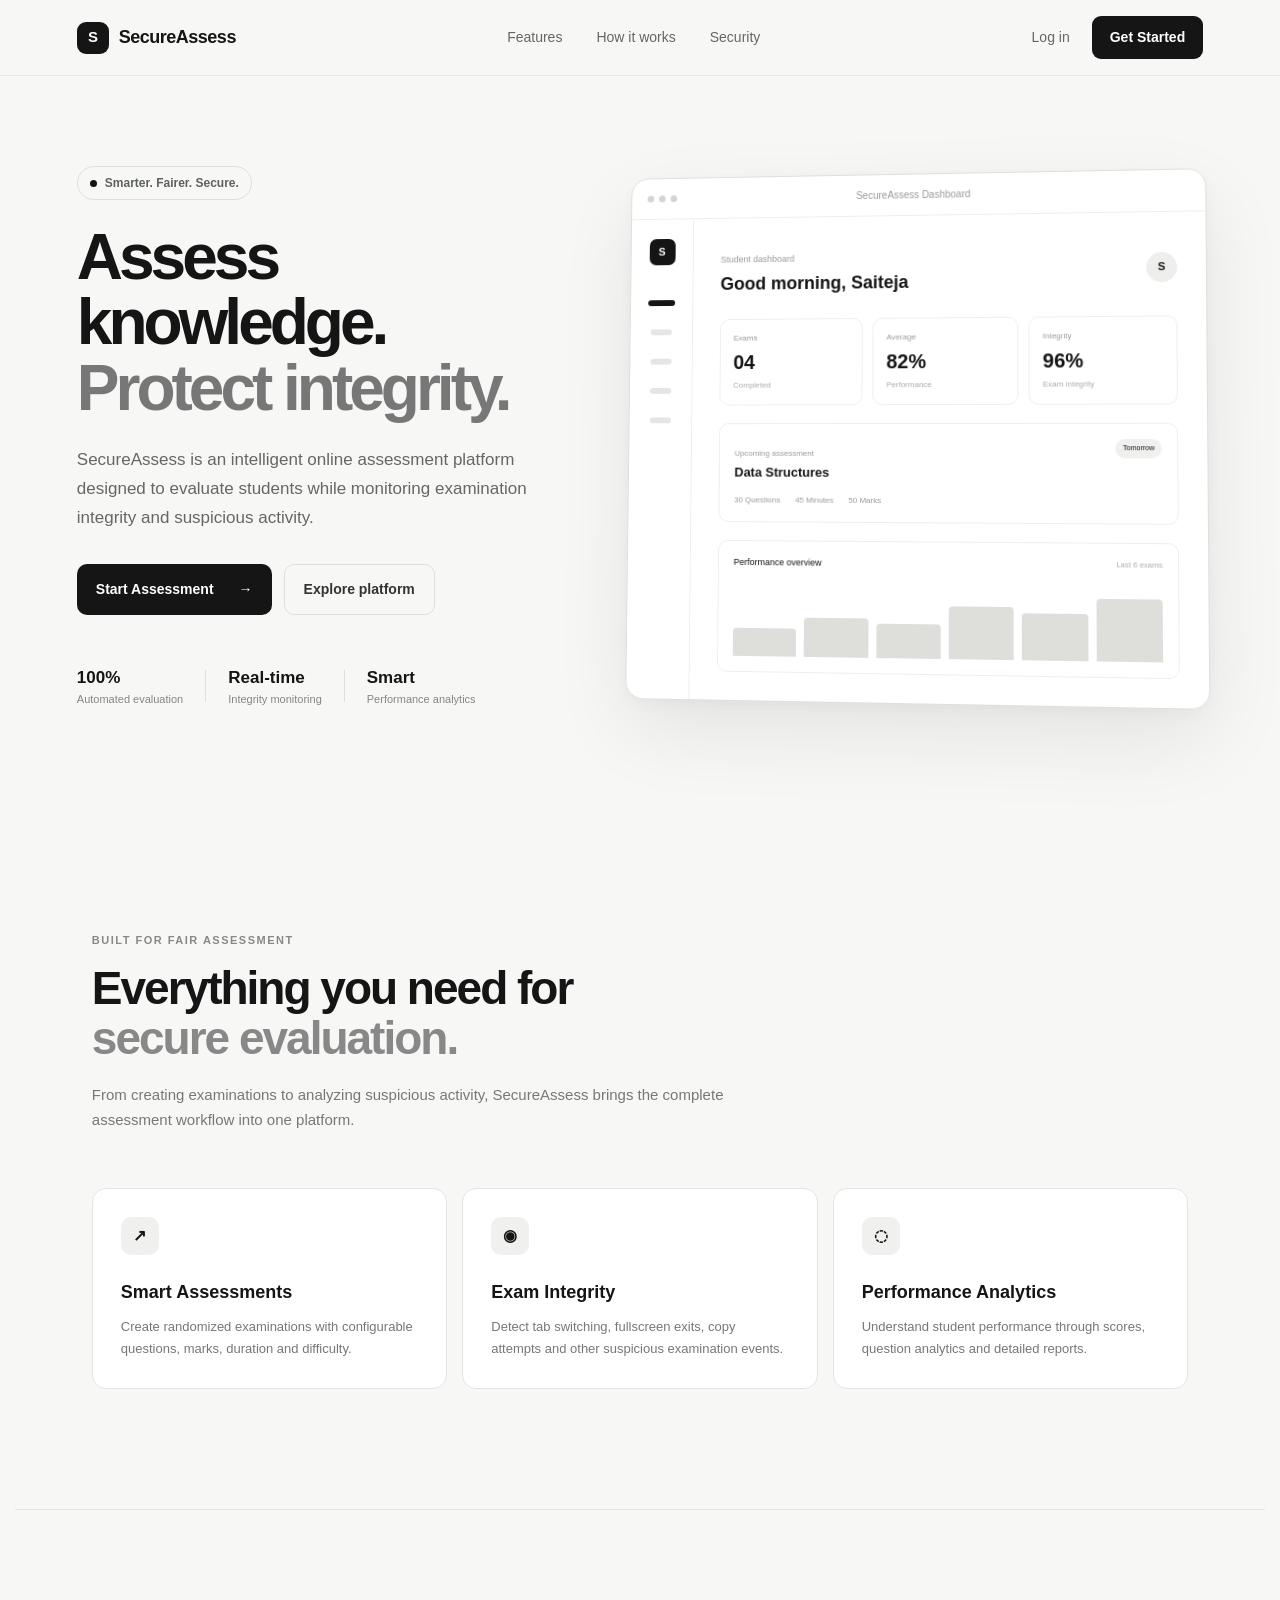
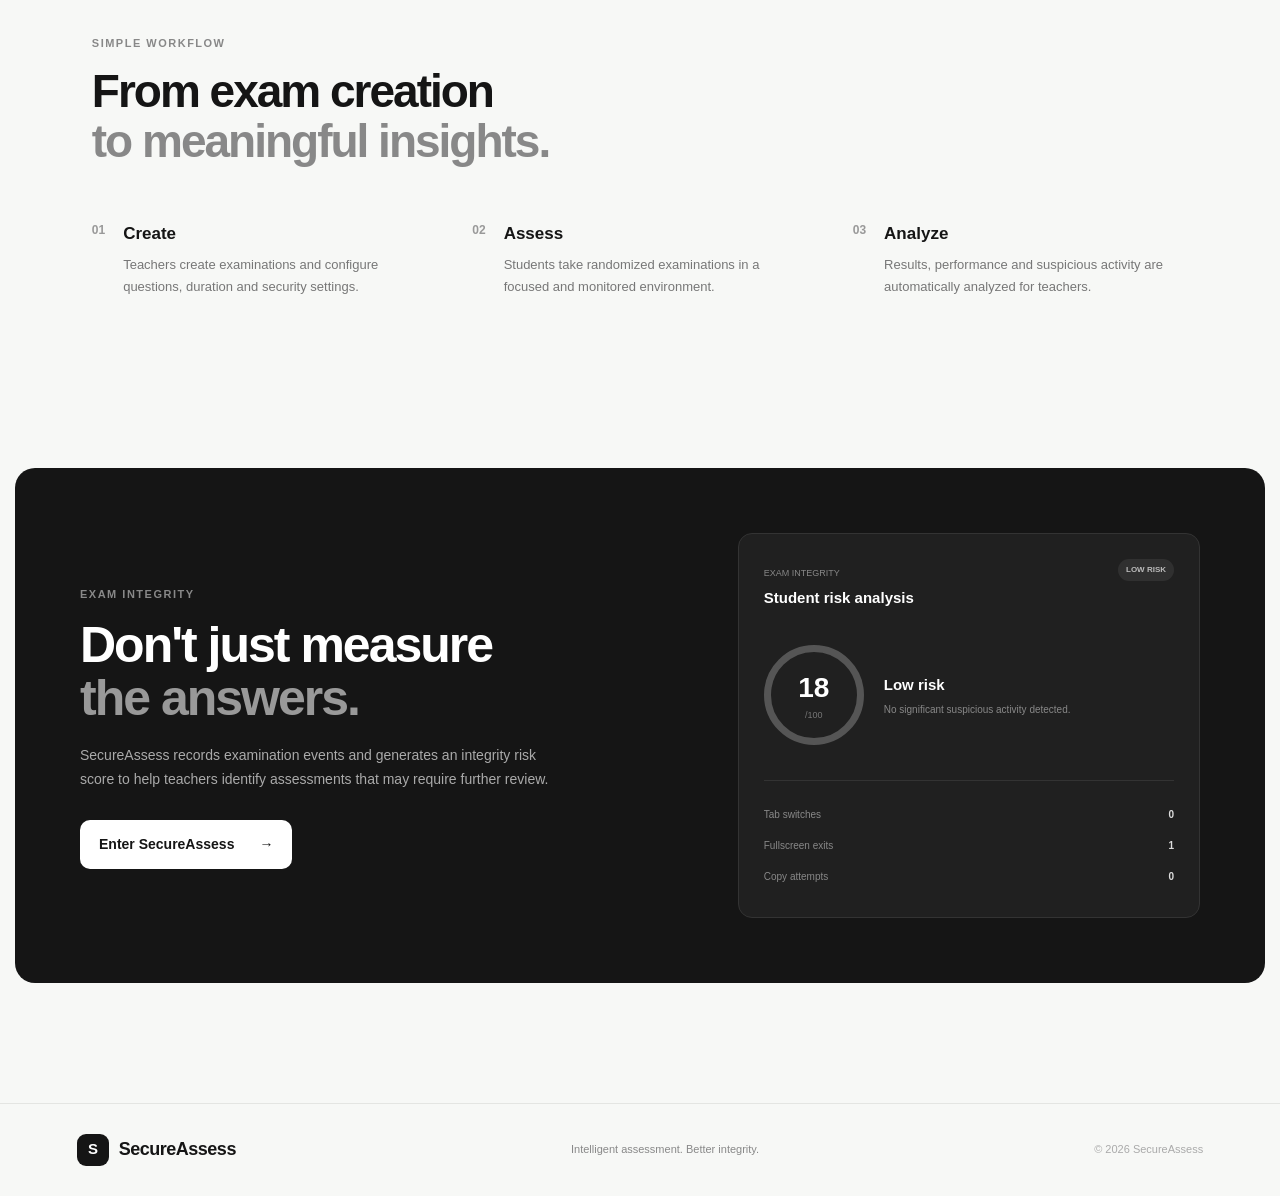
<file: SecureAssess/frontend/index.html>
<!DOCTYPE html>
<html lang="en">
<head>
    <meta charset="UTF-8">
    <meta name="viewport" content="width=device-width, initial-scale=1.0">

    <title>SecureAssess | Intelligent Assessment Platform</title>

    <link rel="stylesheet" href="css/landing.css">
</head>

<body>

    <!-- NAVBAR -->
    <header class="navbar">

        <div class="logo">
            <div class="logo-mark">S</div>
            <span>SecureAssess</span>
        </div>

        <nav class="nav-links">
            <a href="#features">Features</a>
            <a href="#how-it-works">How it works</a>
            <a href="#security">Security</a>
        </nav>

        <div class="nav-actions">
            <a href="login.html" class="login-link">Log in</a>
            <a href="login.html" class="nav-button">Get Started</a>
        </div>

    </header>


    <!-- HERO SECTION -->
    <main>

        <section class="hero">

            <div class="hero-content">

                <div class="badge">
                    <span class="badge-dot"></span>
                    Smarter. Fairer. Secure.
                </div>

                <h1>
                    Assess knowledge.
                    <br>
                    <span>Protect integrity.</span>
                </h1>

                <p class="hero-description">
                    SecureAssess is an intelligent online assessment
                    platform designed to evaluate students while
                    monitoring examination integrity and suspicious activity.
                </p>

                <div class="hero-buttons">

                    <a href="login.html" class="primary-button">
                        Start Assessment
                        <span>→</span>
                    </a>

                    <a href="#how-it-works" class="secondary-button">
                        Explore platform
                    </a>

                </div>

                <div class="hero-trust">

                    <div class="trust-item">
                        <strong>100%</strong>
                        <span>Automated evaluation</span>
                    </div>

                    <div class="trust-divider"></div>

                    <div class="trust-item">
                        <strong>Real-time</strong>
                        <span>Integrity monitoring</span>
                    </div>

                    <div class="trust-divider"></div>

                    <div class="trust-item">
                        <strong>Smart</strong>
                        <span>Performance analytics</span>
                    </div>

                </div>

            </div>


            <!-- DASHBOARD PREVIEW -->
            <div class="hero-preview">

                <div class="preview-window">

                    <div class="window-header">

                        <div class="window-dots">
                            <span></span>
                            <span></span>
                            <span></span>
                        </div>

                        <div class="window-title">
                            SecureAssess Dashboard
                        </div>

                    </div>


                    <div class="preview-content">

                        <div class="preview-sidebar">

                            <div class="mini-logo">S</div>

                            <div class="side-line active"></div>
                            <div class="side-line"></div>
                            <div class="side-line"></div>
                            <div class="side-line"></div>
                            <div class="side-line"></div>

                        </div>


                        <div class="preview-main">

                            <div class="preview-top">

                                <div>
                                    <small>Student dashboard</small>
                                    <h3>Good morning, Saiteja</h3>
                                </div>

                                <div class="avatar">S</div>

                            </div>


                            <div class="stat-grid">

                                <div class="stat-card">
                                    <small>Exams</small>
                                    <strong>04</strong>
                                    <span>Completed</span>
                                </div>

                                <div class="stat-card">
                                    <small>Average</small>
                                    <strong>82%</strong>
                                    <span>Performance</span>
                                </div>

                                <div class="stat-card">
                                    <small>Integrity</small>
                                    <strong>96%</strong>
                                    <span>Exam integrity</span>
                                </div>

                            </div>


                            <div class="exam-preview">

                                <div class="exam-preview-heading">

                                    <div>
                                        <small>Upcoming assessment</small>
                                        <h4>Data Structures</h4>
                                    </div>

                                    <span class="status">Tomorrow</span>

                                </div>

                                <div class="exam-info">
                                    <span>30 Questions</span>
                                    <span>45 Minutes</span>
                                    <span>50 Marks</span>
                                </div>

                            </div>


                            <div class="chart-preview">

                                <div class="chart-heading">
                                    <span>Performance overview</span>
                                    <small>Last 6 exams</small>
                                </div>

                                <div class="fake-chart">
                                    <div class="bar b1"></div>
                                    <div class="bar b2"></div>
                                    <div class="bar b3"></div>
                                    <div class="bar b4"></div>
                                    <div class="bar b5"></div>
                                    <div class="bar b6"></div>
                                </div>

                            </div>

                        </div>

                    </div>

                </div>

            </div>

        </section>


        <!-- FEATURES -->
        <section class="features-section" id="features">

            <div class="section-heading">

                <span class="eyebrow">BUILT FOR FAIR ASSESSMENT</span>

                <h2>
                    Everything you need for
                    <br>
                    <span>secure evaluation.</span>
                </h2>

                <p>
                    From creating examinations to analyzing suspicious
                    activity, SecureAssess brings the complete assessment
                    workflow into one platform.
                </p>

            </div>


            <div class="feature-grid">

                <article class="feature-card">

                    <div class="feature-icon">↗</div>

                    <h3>Smart Assessments</h3>

                    <p>
                        Create randomized examinations with configurable
                        questions, marks, duration and difficulty.
                    </p>

                </article>


                <article class="feature-card">

                    <div class="feature-icon">◉</div>

                    <h3>Exam Integrity</h3>

                    <p>
                        Detect tab switching, fullscreen exits, copy
                        attempts and other suspicious examination events.
                    </p>

                </article>


                <article class="feature-card">

                    <div class="feature-icon">◌</div>

                    <h3>Performance Analytics</h3>

                    <p>
                        Understand student performance through scores,
                        question analytics and detailed reports.
                    </p>

                </article>

            </div>

        </section>


        <!-- HOW IT WORKS -->
        <section class="how-section" id="how-it-works">

            <div class="section-heading">

                <span class="eyebrow">SIMPLE WORKFLOW</span>

                <h2>
                    From exam creation
                    <br>
                    <span>to meaningful insights.</span>
                </h2>

            </div>


            <div class="steps">

                <div class="step">

                    <div class="step-number">01</div>

                    <div>
                        <h3>Create</h3>

                        <p>
                            Teachers create examinations and configure
                            questions, duration and security settings.
                        </p>
                    </div>

                </div>


                <div class="step">

                    <div class="step-number">02</div>

                    <div>
                        <h3>Assess</h3>

                        <p>
                            Students take randomized examinations in a
                            focused and monitored environment.
                        </p>
                    </div>

                </div>


                <div class="step">

                    <div class="step-number">03</div>

                    <div>
                        <h3>Analyze</h3>

                        <p>
                            Results, performance and suspicious activity
                            are automatically analyzed for teachers.
                        </p>
                    </div>

                </div>

            </div>

        </section>


        <!-- SECURITY -->
        <section class="security-section" id="security">

            <div class="security-content">

                <span class="eyebrow">EXAM INTEGRITY</span>

                <h2>
                    Don't just measure
                    <br>
                    <span>the answers.</span>
                </h2>

                <p>
                    SecureAssess records examination events and generates
                    an integrity risk score to help teachers identify
                    assessments that may require further review.
                </p>

                <a href="login.html" class="primary-button">
                    Enter SecureAssess
                    <span>→</span>
                </a>

            </div>


            <div class="security-card">

                <div class="risk-header">

                    <div>
                        <small>EXAM INTEGRITY</small>
                        <h3>Student risk analysis</h3>
                    </div>

                    <span class="risk-status">LOW RISK</span>

                </div>


                <div class="risk-score">

                    <div class="score-circle">
                        <strong>18</strong>
                        <span>/100</span>
                    </div>

                    <div class="risk-info">

                        <strong>Low risk</strong>

                        <p>
                            No significant suspicious activity detected.
                        </p>

                    </div>

                </div>


                <div class="event-list">

                    <div>
                        <span>Tab switches</span>
                        <strong>0</strong>
                    </div>

                    <div>
                        <span>Fullscreen exits</span>
                        <strong>1</strong>
                    </div>

                    <div>
                        <span>Copy attempts</span>
                        <strong>0</strong>
                    </div>

                </div>

            </div>

        </section>

    </main>


    <!-- FOOTER -->
    <footer>

        <div class="logo">
            <div class="logo-mark">S</div>
            <span>SecureAssess</span>
        </div>

        <p>
            Intelligent assessment. Better integrity.
        </p>

        <span class="copyright">
            © 2026 SecureAssess
        </span>

    </footer>


    <script src="js/landing.js"></script>

</body>
</html>
</file>
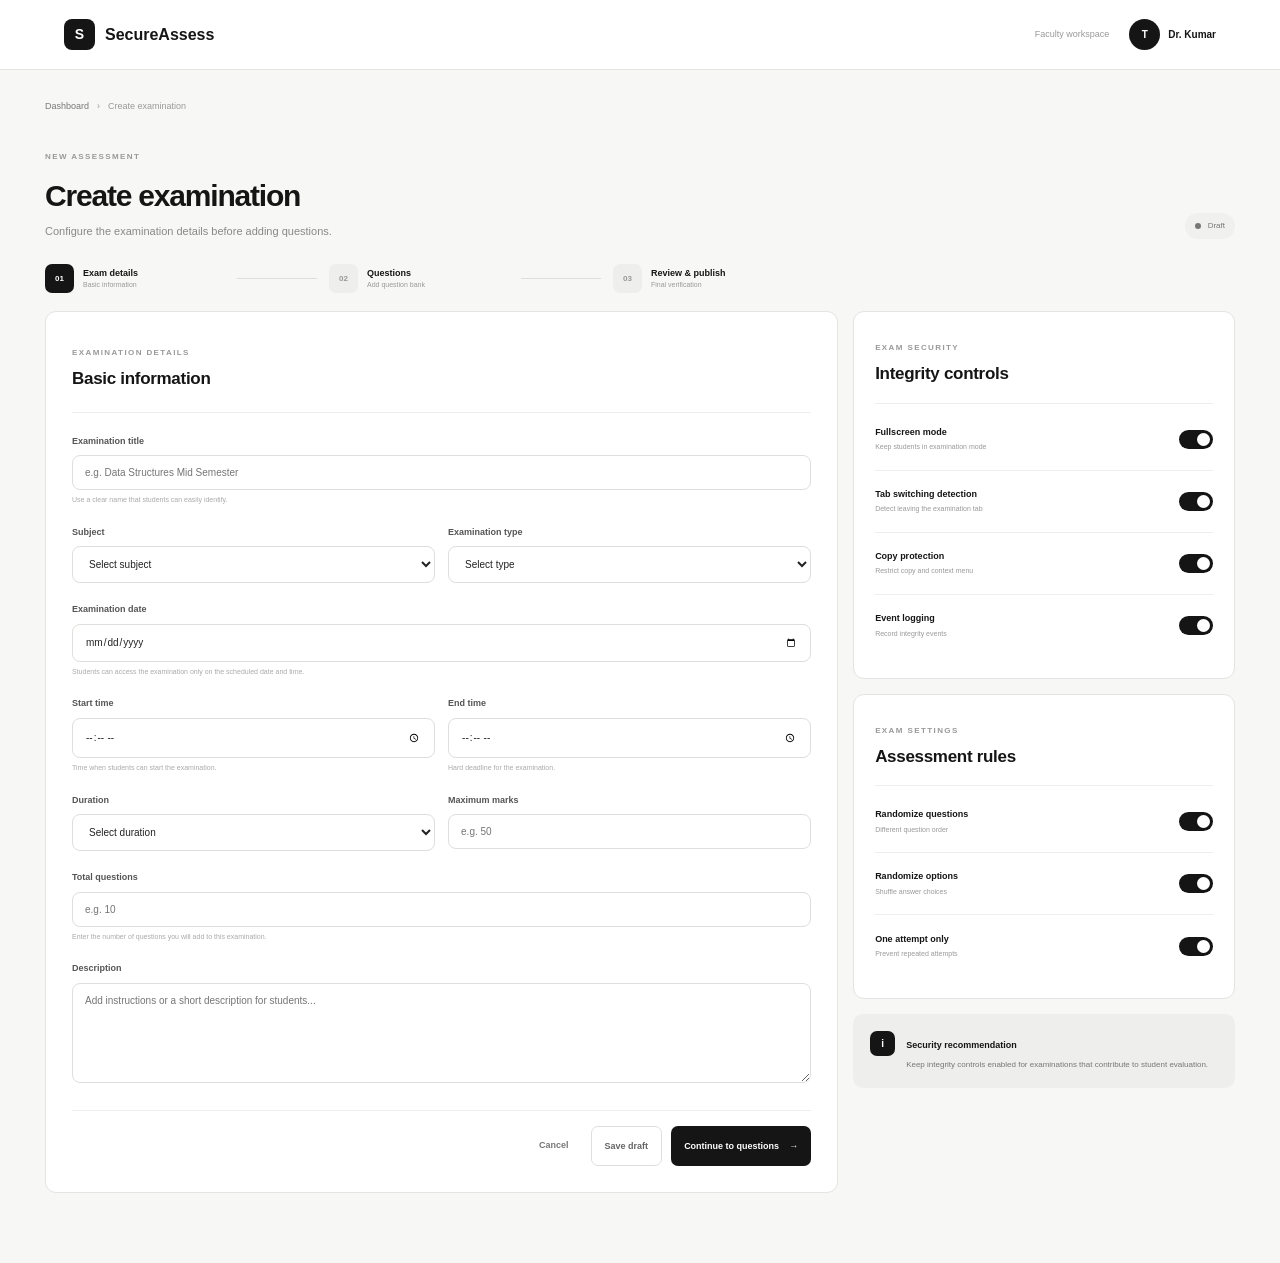
<file: SecureAssess/frontend/create-exam.html>
<!DOCTYPE html>
<html lang="en">

<head>

    <meta charset="UTF-8">

    <meta
        name="viewport"
        content="width=device-width, initial-scale=1.0"
    >

    <title>Create Examination | SecureAssess</title>

    <link
        rel="stylesheet"
        href="css/create-exam.css"
    >

</head>


<body>


<header class="topbar">

    <a
        href="teacher-dashboard.html"
        class="brand"
    >

        <span class="brand-icon">
            S
        </span>

        <span>
            SecureAssess
        </span>

    </a>


    <div class="top-right">

        <span class="secure-text">
            Faculty workspace
        </span>

        <div class="profile">

            <span class="avatar">
                T
            </span>

            <span>
                Dr. Kumar
            </span>

        </div>

    </div>

</header>



<main class="page-container">


    <div class="breadcrumb">

        <a href="teacher-dashboard.html">
            Dashboard
        </a>

        <span>›</span>

        <span>
            Create examination
        </span>

    </div>



    <section class="page-header">

        <div>

            <span class="section-label">
                NEW ASSESSMENT
            </span>

            <h1>
                Create examination
            </h1>

            <p>
                Configure the examination details before
                adding questions.
            </p>

        </div>


        <div class="draft-status">

            <span class="draft-dot"></span>

            Draft

        </div>

    </section>



    <div class="steps">

        <div class="step active">

            <span class="step-number">
                01
            </span>

            <div>

                <strong>
                    Exam details
                </strong>

                <small>
                    Basic information
                </small>

            </div>

        </div>


        <span class="step-line"></span>


        <div class="step">

            <span class="step-number">
                02
            </span>

            <div>

                <strong>
                    Questions
                </strong>

                <small>
                    Add question bank
                </small>

            </div>

        </div>


        <span class="step-line"></span>


        <div class="step">

            <span class="step-number">
                03
            </span>

            <div>

                <strong>
                    Review & publish
                </strong>

                <small>
                    Final verification
                </small>

            </div>

        </div>

    </div>



    <section class="form-layout">


        <div class="form-card">


            <div class="card-header">

                <span class="card-label">
                    EXAMINATION DETAILS
                </span>

                <h2>
                    Basic information
                </h2>

            </div>



            <div class="form-group">

                <label for="examTitle">
                    Examination title
                </label>

                <input
                    type="text"
                    id="examTitle"
                    placeholder="e.g. Data Structures Mid Semester"
                >

                <span class="field-hint">
                    Use a clear name that students can easily identify.
                </span>

            </div>



            <div class="form-row">


                <div class="form-group">

                    <label for="subject">
                        Subject
                    </label>

                    <select id="subject">

                        <option value="">
                            Select subject
                        </option>

                        <option value="Data Structures">
                            Data Structures
                        </option>

                        <option value="Database Management">
                            Database Management
                        </option>

                        <option value="Operating Systems">
                            Operating Systems
                        </option>

                        <option value="Computer Networks">
                            Computer Networks
                        </option>

                        <option value="Java Programming">
                            Java Programming
                        </option>

                        <option value="Algorithms">
                            Algorithms
                        </option>

                        <option value="Theory of Computation">
                            Theory of Computation
                        </option>

                    </select>

                </div>



                <div class="form-group">

                    <label for="examType">
                        Examination type
                    </label>

                    <select id="examType">

                        <option value="">
                            Select type
                        </option>

                        <option value="Mid Semester">
                            Mid Semester
                        </option>

                        <option value="End Semester">
                            End Semester
                        </option>

                        <option value="Practice Test">
                            Practice Test
                        </option>

                        <option value="Internal Assessment">
                            Internal Assessment
                        </option>

                    </select>

                </div>

            </div>



            <!-- =========================
                 EXAM DATE
            ========================== -->

            <div class="form-group">

                <label for="examDate">
                    Examination date
                </label>

                <input
                    type="date"
                    id="examDate"
                >

                <span class="field-hint">
                    Students can access the examination only on the scheduled date and time.
                </span>

            </div>



            <!-- =========================
                 START + END TIME
            ========================== -->

            <div class="form-row">


                <div class="form-group">

                    <label for="examTime">
                        Start time
                    </label>

                    <input
                        type="time"
                        id="examTime"
                    >

                    <span class="field-hint">
                        Time when students can start the examination.
                    </span>

                </div>



                <div class="form-group">

                    <label for="examEndTime">
                        End time
                    </label>

                    <input
                        type="time"
                        id="examEndTime"
                    >

                    <span class="field-hint">
                        Hard deadline for the examination.
                    </span>

                </div>

            </div>



            <!-- =========================
                 DURATION + MARKS
            ========================== -->

            <div class="form-row">


                <div class="form-group">

                    <label for="duration">
                        Duration
                    </label>

                    <select id="duration">

                        <option value="">
                            Select duration
                        </option>

                        <option value="15">
                            15 minutes
                        </option>

                        <option value="30">
                            30 minutes
                        </option>

                        <option value="45">
                            45 minutes
                        </option>

                        <option value="60">
                            60 minutes
                        </option>

                        <option value="90">
                            90 minutes
                        </option>

                        <option value="120">
                            120 minutes
                        </option>

                    </select>

                </div>



                <div class="form-group">

                    <label for="maxMarks">
                        Maximum marks
                    </label>

                    <input
                        type="number"
                        id="maxMarks"
                        min="1"
                        placeholder="e.g. 50"
                    >

                </div>

            </div>



            <div class="form-group">

                <label for="totalQuestions">
                    Total questions
                </label>

                <input
                    type="number"
                    id="totalQuestions"
                    min="1"
                    placeholder="e.g. 10"
                >

                <span class="field-hint">
                    Enter the number of questions you will add to this examination.
                </span>

            </div>



            <div class="form-group">

                <label for="description">
                    Description
                </label>

                <textarea
                    id="description"
                    rows="4"
                    placeholder="Add instructions or a short description for students..."
                ></textarea>

            </div>



            <div class="form-actions">


                <a
                    href="teacher-dashboard.html"
                    class="cancel-button"
                >
                    Cancel
                </a>


                <button
                    type="button"
                    id="saveDraftButton"
                    class="draft-button"
                >
                    Save draft
                </button>


                <button
                    type="button"
                    id="continueButton"
                    class="continue-button"
                >

                    Continue to questions

                    <span>
                        →
                    </span>

                </button>

            </div>

        </div>



        <!-- RIGHT SIDE -->

        <aside class="settings-column">


            <div class="settings-card">

                <div class="card-header">

                    <span class="card-label">
                        EXAM SECURITY
                    </span>

                    <h2>
                        Integrity controls
                    </h2>

                </div>


                <div class="setting-list">


                    <label class="setting">

                        <div>

                            <strong>
                                Fullscreen mode
                            </strong>

                            <small>
                                Keep students in examination mode
                            </small>

                        </div>

                        <input
                            type="checkbox"
                            id="fullscreenSetting"
                            checked
                        >

                        <span class="toggle"></span>

                    </label>



                    <label class="setting">

                        <div>

                            <strong>
                                Tab switching detection
                            </strong>

                            <small>
                                Detect leaving the examination tab
                            </small>

                        </div>

                        <input
                            type="checkbox"
                            id="tabSetting"
                            checked
                        >

                        <span class="toggle"></span>

                    </label>



                    <label class="setting">

                        <div>

                            <strong>
                                Copy protection
                            </strong>

                            <small>
                                Restrict copy and context menu
                            </small>

                        </div>

                        <input
                            type="checkbox"
                            id="copySetting"
                            checked
                        >

                        <span class="toggle"></span>

                    </label>



                    <label class="setting">

                        <div>

                            <strong>
                                Event logging
                            </strong>

                            <small>
                                Record integrity events
                            </small>

                        </div>

                        <input
                            type="checkbox"
                            id="loggingSetting"
                            checked
                        >

                        <span class="toggle"></span>

                    </label>

                </div>

            </div>



            <div class="settings-card">

                <div class="card-header">

                    <span class="card-label">
                        EXAM SETTINGS
                    </span>

                    <h2>
                        Assessment rules
                    </h2>

                </div>


                <div class="setting-list">


                    <label class="setting">

                        <div>

                            <strong>
                                Randomize questions
                            </strong>

                            <small>
                                Different question order
                            </small>

                        </div>

                        <input
                            type="checkbox"
                            id="randomQuestions"
                            checked
                        >

                        <span class="toggle"></span>

                    </label>



                    <label class="setting">

                        <div>

                            <strong>
                                Randomize options
                            </strong>

                            <small>
                                Shuffle answer choices
                            </small>

                        </div>

                        <input
                            type="checkbox"
                            id="randomOptions"
                            checked
                        >

                        <span class="toggle"></span>

                    </label>



                    <label class="setting">

                        <div>

                            <strong>
                                One attempt only
                            </strong>

                            <small>
                                Prevent repeated attempts
                            </small>

                        </div>

                        <input
                            type="checkbox"
                            id="oneAttempt"
                            checked
                        >

                        <span class="toggle"></span>

                    </label>

                </div>

            </div>



            <div class="info-card">

                <span class="info-icon">
                    i
                </span>

                <div>

                    <strong>
                        Security recommendation
                    </strong>

                    <p>
                        Keep integrity controls enabled for
                        examinations that contribute to student
                        evaluation.
                    </p>

                </div>

            </div>

        </aside>

    </section>

</main>



<div
    class="toast"
    id="toast"
></div>



<script
    src="js/create-exam.js"
></script>


</body>

</html>
</file>
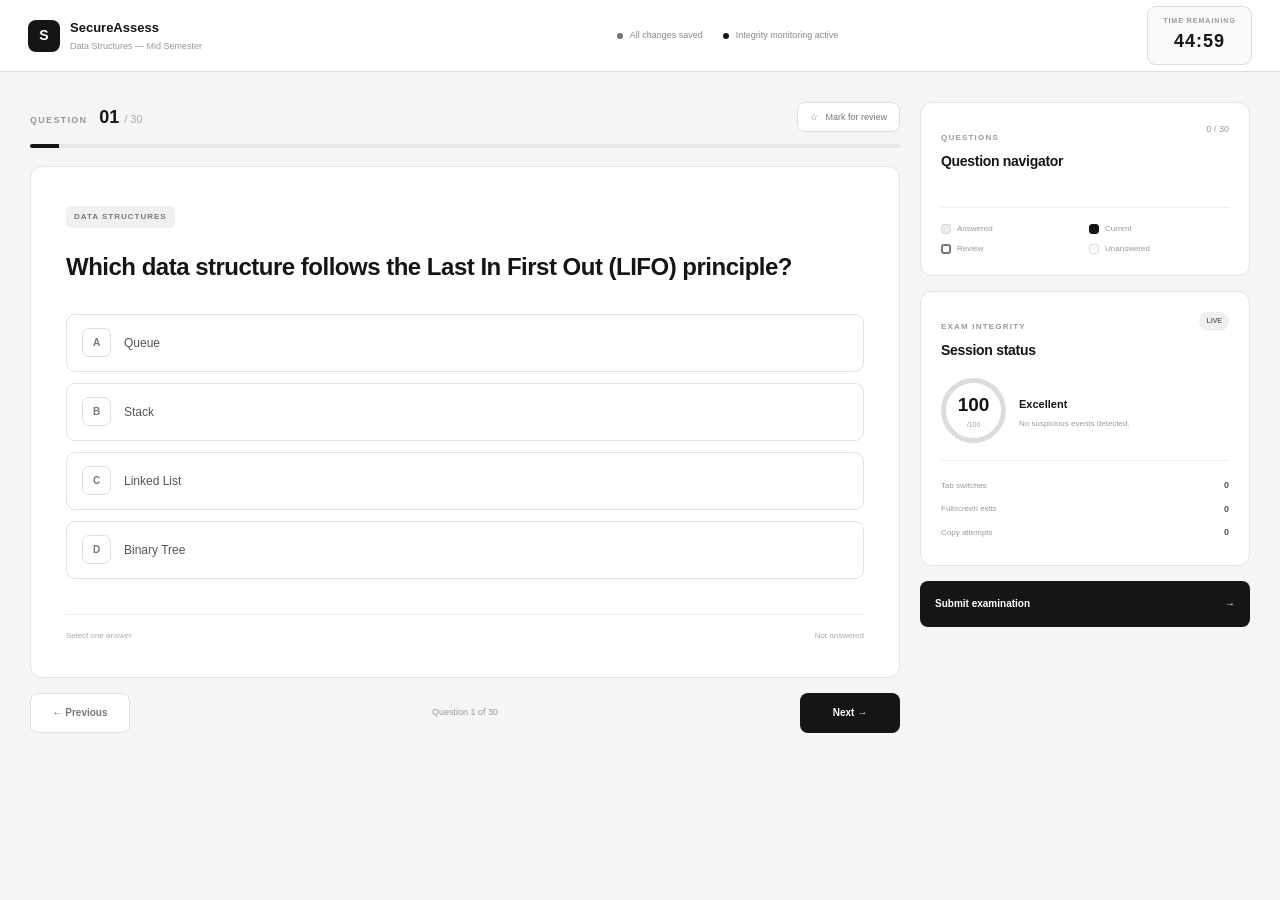
<file: SecureAssess/frontend/exam.html>
<!DOCTYPE html>
<html lang="en">

<head>

    <meta charset="UTF-8">

    <meta name="viewport" content="width=device-width, initial-scale=1.0">

    <title>Data Structures | SecureAssess</title>

    <link
        rel="stylesheet"
        href="css/exam.css"
    >

</head>


<body>

    <!-- =================================
         EXAM HEADER
    ================================== -->

    <header class="exam-header">

        <div class="exam-brand">

            <div class="brand-icon">
                S
            </div>

            <div>

                <strong>
                    SecureAssess
                </strong>

                <span>
                    Data Structures — Mid Semester
                </span>

            </div>

        </div>


        <div class="exam-status-area">

            <div class="save-status">

                <span class="save-dot"></span>

                <span id="saveStatus">
                    All changes saved
                </span>

            </div>


            <div class="integrity-status">

                <span class="integrity-indicator"></span>

                Integrity monitoring active

            </div>

        </div>


        <div class="timer-container">

            <span class="timer-label">
                TIME REMAINING
            </span>

            <strong id="timer">
                44:59
            </strong>

        </div>

    </header>


    <!-- =================================
         EXAM BODY
    ================================== -->

    <main class="exam-layout">


        <!-- =================================
             LEFT QUESTION AREA
        ================================== -->

        <section class="question-area">


            <!-- QUESTION TOP -->

            <div class="question-top">

                <div>

                    <span class="question-label">
                        QUESTION
                    </span>

                    <strong id="questionNumber">
                        01
                    </strong>

                    <span class="question-total">
                        / 30
                    </span>

                </div>


                <button
                    class="review-button"
                    id="reviewButton"
                >

                    <span id="reviewIcon">
                        ☆
                    </span>

                    Mark for review

                </button>

            </div>


            <!-- PROGRESS -->

            <div class="progress-container">

                <div
                    class="progress-bar"
                    id="progressBar"
                ></div>

            </div>


            <!-- QUESTION -->

            <article class="question-card">

                <div class="question-topic">

                    DATA STRUCTURES

                </div>


                <h1 id="questionText">

                    Which data structure follows the
                    Last In First Out (LIFO) principle?

                </h1>


                <!-- OPTIONS -->

                <div
                    class="options"
                    id="optionsContainer"
                >

                    <label class="option">

                        <input
                            type="radio"
                            name="answer"
                            value="A"
                        >

                        <span class="option-letter">
                            A
                        </span>

                        <span class="option-text">
                            Queue
                        </span>

                    </label>


                    <label class="option">

                        <input
                            type="radio"
                            name="answer"
                            value="B"
                        >

                        <span class="option-letter">
                            B
                        </span>

                        <span class="option-text">
                            Stack
                        </span>

                    </label>


                    <label class="option">

                        <input
                            type="radio"
                            name="answer"
                            value="C"
                        >

                        <span class="option-letter">
                            C
                        </span>

                        <span class="option-text">
                            Linked List
                        </span>

                    </label>


                    <label class="option">

                        <input
                            type="radio"
                            name="answer"
                            value="D"
                        >

                        <span class="option-letter">
                            D
                        </span>

                        <span class="option-text">
                            Binary Tree
                        </span>

                    </label>

                </div>


                <!-- QUESTION FOOTER -->

                <div class="question-footer">

                    <span>
                        Select one answer
                    </span>

                    <span id="answerStatus">
                        Not answered
                    </span>

                </div>

            </article>


            <!-- NAVIGATION -->

            <div class="question-navigation">

                <button
                    class="previous-button"
                    id="previousButton"
                >

                    ← Previous

                </button>


                <div class="navigation-center">

                    <span id="navigationStatus">
                        Question 1 of 30
                    </span>

                </div>


                <button
                    class="next-button"
                    id="nextButton"
                >

                    Next →

                </button>

            </div>

        </section>


        <!-- =================================
             RIGHT SIDEBAR
        ================================== -->

        <aside class="exam-sidebar">


            <!-- QUESTION NAVIGATOR -->

            <div class="navigator-card">

                <div class="sidebar-card-header">

                    <div>

                        <span class="sidebar-label">
                            QUESTIONS
                        </span>

                        <h2>
                            Question navigator
                        </h2>

                    </div>

                    <span id="answeredCount">
                        0 / 30
                    </span>

                </div>


                <div
                    class="question-grid"
                    id="questionGrid"
                >

                    <!-- JS generates buttons -->

                </div>


                <div class="legend">

                    <div>
                        <span class="legend-box answered"></span>
                        Answered
                    </div>

                    <div>
                        <span class="legend-box current"></span>
                        Current
                    </div>

                    <div>
                        <span class="legend-box review"></span>
                        Review
                    </div>

                    <div>
                        <span class="legend-box unanswered"></span>
                        Unanswered
                    </div>

                </div>

            </div>


            <!-- INTEGRITY CARD -->

            <div class="integrity-card">

                <div class="sidebar-card-header">

                    <div>

                        <span class="sidebar-label">
                            EXAM INTEGRITY
                        </span>

                        <h2>
                            Session status
                        </h2>

                    </div>

                    <span class="live-badge">
                        LIVE
                    </span>

                </div>


                <div class="integrity-score">

                    <div class="score-circle">

                        <strong id="integrityScore">
                            100
                        </strong>

                        <span>
                            /100
                        </span>

                    </div>


                    <div>

                        <strong id="integrityLevel">
                            Excellent
                        </strong>

                        <p>
                            No suspicious events detected.
                        </p>

                    </div>

                </div>


                <div class="integrity-events">

                    <div>

                        <span>
                            Tab switches
                        </span>

                        <strong id="tabSwitchCount">
                            0
                        </strong>

                    </div>


                    <div>

                        <span>
                            Fullscreen exits
                        </span>

                        <strong id="fullscreenExitCount">
                            0
                        </strong>

                    </div>


                    <div>

                        <span>
                            Copy attempts
                        </span>

                        <strong id="copyAttemptCount">
                            0
                        </strong>

                    </div>

                </div>

            </div>


            <!-- SUBMIT -->

            <button
                class="submit-button"
                id="submitButton"
            >

                Submit examination

                <span>
                    →
                </span>

            </button>

        </aside>

    </main>


    <!-- =================================
         WARNING MODAL
    ================================== -->

    <div
        class="modal-overlay"
        id="warningModal"
    >

        <div class="warning-modal">

            <div class="warning-icon">
                !
            </div>

            <span class="modal-label">
                EXAMINATION WARNING
            </span>

            <h2 id="warningTitle">
                Suspicious activity detected
            </h2>

            <p id="warningMessage">
                Your examination session detected
                an integrity-related event.
            </p>

            <div class="warning-counter">

                Warning
                <strong id="warningCount">
                    1
                </strong>
                of 3

            </div>

            <button
                id="warningClose"
                class="warning-button"
            >

                Continue examination

            </button>

        </div>

    </div>


    <!-- =================================
         SUBMIT MODAL
    ================================== -->

    <div
        class="modal-overlay"
        id="submitModal"
    >

        <div class="submit-modal">

            <div class="submit-icon">
                ✓
            </div>

            <h2>
                Submit examination?
            </h2>

            <p>
                Once submitted, you cannot change your answers.
                Please review your responses before continuing.
            </p>


            <div class="submit-summary">

                <div>

                    <span>
                        Answered
                    </span>

                    <strong id="submitAnswered">
                        0
                    </strong>

                </div>


                <div>

                    <span>
                        Unanswered
                    </span>

                    <strong id="submitUnanswered">
                        30
                    </strong>

                </div>

            </div>


            <div class="modal-actions">

                <button
                    id="cancelSubmit"
                    class="cancel-button"
                >

                    Go back

                </button>


                <button
                    id="confirmSubmit"
                    class="confirm-button"
                >

                    Submit exam

                </button>

            </div>

        </div>

    </div>


    <script src="js/exam.js"></script>

</body>

</html>
</file>
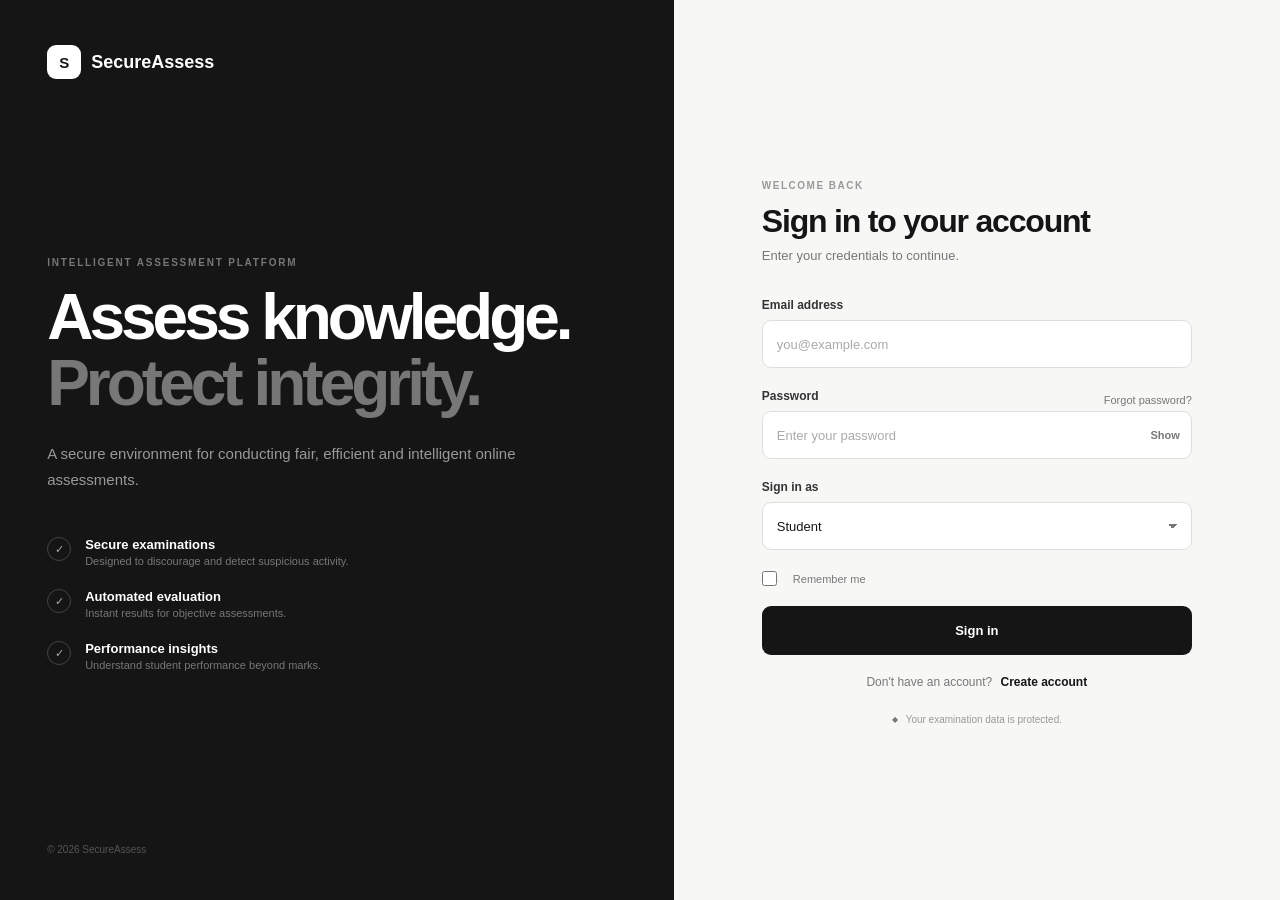
<file: SecureAssess/frontend/login.html>
<!DOCTYPE html>
<html lang="en">

<head>

    <meta charset="UTF-8">

    <meta
        name="viewport"
        content="width=device-width, initial-scale=1.0"
    >

    <title>Login | SecureAssess</title>

    <link
        rel="stylesheet"
        href="css/login.css"
    >

    <style>

        /* ========================================
           REGISTER LINK
        ======================================== */

        .register-link {
            text-align: center;
            margin-top: 20px;
            font-size: 12px;
            color: #777;
        }

        .register-link a {
            color: #151515;
            font-weight: 700;
            text-decoration: none;
            margin-left: 5px;
        }

        .register-link a:hover {
            text-decoration: underline;
        }

    </style>

</head>


<body>


<main class="login-page">


    <!-- ========================================
         LEFT SIDE
    ======================================== -->

    <section class="login-info">


        <a
            href="index.html"
            class="brand"
        >

            <span class="brand-icon">
                S
            </span>

            <span>
                SecureAssess
            </span>

        </a>


        <div class="info-content">


            <span class="eyebrow">
                INTELLIGENT ASSESSMENT PLATFORM
            </span>


            <h1>

                Assess knowledge.

                <span>
                    Protect integrity.
                </span>

            </h1>


            <p>

                A secure environment for conducting fair,
                efficient and intelligent online assessments.

            </p>


            <div class="security-points">


                <div class="security-point">

                    <div class="point-icon">
                        ✓
                    </div>

                    <div>

                        <strong>
                            Secure examinations
                        </strong>

                        <p>
                            Designed to discourage and detect suspicious activity.
                        </p>

                    </div>

                </div>


                <div class="security-point">

                    <div class="point-icon">
                        ✓
                    </div>

                    <div>

                        <strong>
                            Automated evaluation
                        </strong>

                        <p>
                            Instant results for objective assessments.
                        </p>

                    </div>

                </div>


                <div class="security-point">

                    <div class="point-icon">
                        ✓
                    </div>

                    <div>

                        <strong>
                            Performance insights
                        </strong>

                        <p>
                            Understand student performance beyond marks.
                        </p>

                    </div>

                </div>


            </div>


        </div>


        <div class="login-footer-text">

            © 2026 SecureAssess

        </div>


    </section>



    <!-- ========================================
         RIGHT SIDE
    ======================================== -->

    <section class="login-container">


        <div class="login-card">


            <!-- MOBILE BRAND -->

            <div class="mobile-brand">

                <span class="brand-icon">
                    S
                </span>

                <span>
                    SecureAssess
                </span>

            </div>



            <!-- LOGIN HEADING -->

            <div class="login-heading">


                <span class="small-label">

                    WELCOME BACK

                </span>


                <h2>

                    Sign in to your account

                </h2>


                <p>

                    Enter your credentials to continue.

                </p>


            </div>



            <!-- ========================================
                 LOGIN FORM
            ======================================== -->

            <form id="loginForm">


                <!-- EMAIL -->

                <div class="form-group">


                    <label for="email">

                        Email address

                    </label>


                    <input
                        type="email"
                        id="email"
                        name="email"
                        placeholder="you@example.com"
                        autocomplete="email"
                        required
                    >


                </div>



                <!-- PASSWORD -->

                <div class="form-group">


                    <div class="label-row">


                        <label for="password">

                            Password

                        </label>


                        <a
                            href="#"
                            id="forgotPassword"
                        >

                            Forgot password?

                        </a>


                    </div>


                    <div class="password-wrapper">


                        <input
                            type="password"
                            id="password"
                            name="password"
                            placeholder="Enter your password"
                            autocomplete="current-password"
                            required
                        >


                        <button
                            type="button"
                            id="togglePassword"
                            class="password-toggle"
                            aria-label="Show password"
                        >

                            Show

                        </button>


                    </div>


                </div>



                <!-- ROLE -->

                <div class="form-group">


                    <label for="role">

                        Sign in as

                    </label>


                    <select
                        id="role"
                        name="role"
                    >


                        <option value="STUDENT">

                            Student

                        </option>


                        <option value="TEACHER">

                            Teacher

                        </option>


                    </select>


                </div>



                <!-- REMEMBER ME -->

                <div class="remember-row">


                    <label class="checkbox-container">


                        <input
                            type="checkbox"
                            id="rememberMe"
                        >


                        <span class="checkmark"></span>


                        Remember me


                    </label>


                </div>



                <!-- LOGIN MESSAGE -->

                <div
                    id="loginMessage"
                    class="login-message"
                    role="alert"
                ></div>



                <!-- LOGIN BUTTON -->

                <button
                    type="submit"
                    class="login-button"
                    id="loginButton"
                >


                    <span id="buttonText">

                        Sign in

                    </span>


                    <span
                        id="buttonLoader"
                        class="loader"
                    ></span>


                </button>


            </form>



            <!-- ========================================
                 REGISTER LINK
            ======================================== -->

            <div class="register-link">

                <span>
                    Don't have an account?
                </span>


                <a href="register.html">

                    Create account

                </a>

            </div>



            <!-- ========================================
                 SECURITY NOTE
            ======================================== -->

            <div class="login-note">


                <span class="shield-icon">

                    ◆

                </span>


                <span>

                    Your examination data is protected.

                </span>


            </div>


        </div>


    </section>


</main>



<script src="js/login.js"></script>


</body>

</html>
</file>
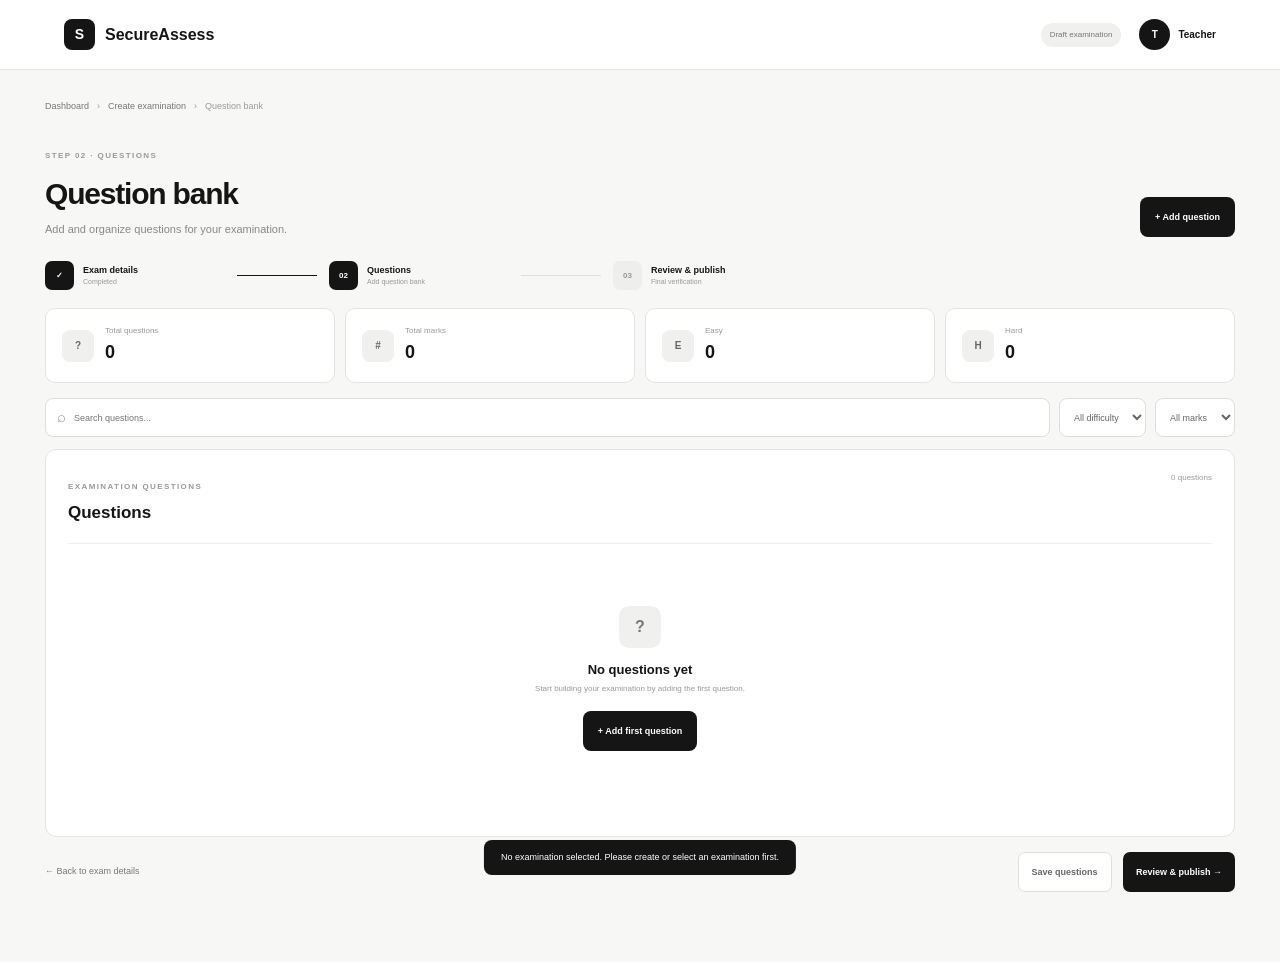
<file: SecureAssess/frontend/question-bank.html>
<!DOCTYPE html>
<html lang="en">

<head>

    <meta charset="UTF-8">

    <meta
        name="viewport"
        content="width=device-width, initial-scale=1.0"
    >

    <title>Question Bank | SecureAssess</title>

    <link
        rel="stylesheet"
        href="css/question-bank.css"
    >

</head>


<body>


<!-- =========================
     TOPBAR
========================= -->

<header class="topbar">

    <a
        href="teacher-dashboard.html"
        class="brand"
    >

        <span class="brand-icon">
            S
        </span>

        <span>
            SecureAssess
        </span>

    </a>


    <div class="top-right">

        <span class="exam-draft">
            Draft examination
        </span>

        <div class="profile">

            <span
                class="avatar"
                id="teacherAvatar"
            >
                T
            </span>

            <span id="teacherName">
                Teacher
            </span>

        </div>

    </div>

</header>


<!-- =========================
     MAIN
========================= -->

<main class="page-container">


    <!-- BREADCRUMB -->

    <div class="breadcrumb">

        <a href="teacher-dashboard.html">
            Dashboard
        </a>

        <span>›</span>

        <a href="create-exam.html">
            Create examination
        </a>

        <span>›</span>

        <span>
            Question bank
        </span>

    </div>


    <!-- =========================
         PAGE HEADER
    ========================== -->

    <section class="page-header">

        <div>

            <span class="section-label">
                STEP 02 · QUESTIONS
            </span>

            <h1>
                Question bank
            </h1>

            <p id="examSubtitle">
                Add and organize questions for your examination.
            </p>

        </div>


        <button
            class="add-button"
            id="addQuestionButton"
            type="button"
        >

            + Add question

        </button>

    </section>


    <!-- =========================
         STEPS
    ========================== -->

    <div class="steps">

        <div class="step completed">

            <span class="step-number">
                ✓
            </span>

            <div>

                <strong>
                    Exam details
                </strong>

                <small>
                    Completed
                </small>

            </div>

        </div>


        <span class="step-line completed"></span>


        <div class="step active">

            <span class="step-number">
                02
            </span>

            <div>

                <strong>
                    Questions
                </strong>

                <small>
                    Add question bank
                </small>

            </div>

        </div>


        <span class="step-line"></span>


        <div class="step">

            <span class="step-number">
                03
            </span>

            <div>

                <strong>
                    Review & publish
                </strong>

                <small>
                    Final verification
                </small>

            </div>

        </div>

    </div>


    <!-- =========================
         STATISTICS
    ========================== -->

    <section class="stats-grid">

        <div class="stat-card">

            <span class="stat-icon">
                ?
            </span>

            <div>

                <small>
                    Total questions
                </small>

                <strong id="totalQuestions">
                    0
                </strong>

            </div>

        </div>


        <div class="stat-card">

            <span class="stat-icon">
                #
            </span>

            <div>

                <small>
                    Total marks
                </small>

                <strong id="totalMarks">
                    0
                </strong>

            </div>

        </div>


        <div class="stat-card">

            <span class="stat-icon">
                E
            </span>

            <div>

                <small>
                    Easy
                </small>

                <strong id="easyCount">
                    0
                </strong>

            </div>

        </div>


        <div class="stat-card">

            <span class="stat-icon">
                H
            </span>

            <div>

                <small>
                    Hard
                </small>

                <strong id="hardCount">
                    0
                </strong>

            </div>

        </div>

    </section>


    <!-- =========================
         TOOLBAR
    ========================== -->

    <section class="toolbar">

        <div class="search-box">

            <span>
                ⌕
            </span>

            <input
                type="text"
                id="searchInput"
                placeholder="Search questions..."
            >

        </div>


        <select id="difficultyFilter">

            <option value="all">
                All difficulty
            </option>

            <option value="easy">
                Easy
            </option>

            <option value="medium">
                Medium
            </option>

            <option value="hard">
                Hard
            </option>

        </select>


        <select id="marksFilter">

            <option value="all">
                All marks
            </option>

            <option value="1">
                1 mark
            </option>

            <option value="2">
                2 marks
            </option>

            <option value="5">
                5 marks
            </option>

        </select>

    </section>


    <!-- =========================
         QUESTION LIST
    ========================== -->

    <section class="question-list-card">

        <div class="list-header">

            <div>

                <span class="card-label">
                    EXAMINATION QUESTIONS
                </span>

                <h2>
                    Questions
                </h2>

            </div>


            <span
                id="visibleQuestionCount"
                class="visible-count"
            >
                0 questions
            </span>

        </div>


        <div
            id="questionList"
            class="question-list"
        >

        </div>


        <!-- EMPTY STATE -->

        <div
            id="emptyState"
            class="empty-state"
        >

            <div class="empty-icon">
                ?
            </div>

            <h3>
                No questions yet
            </h3>

            <p>
                Start building your examination by adding
                the first question.
            </p>

            <button
                id="emptyAddButton"
                class="add-button"
                type="button"
            >
                + Add first question
            </button>

        </div>

    </section>


    <!-- =========================
         FOOTER ACTIONS
    ========================== -->

    <section class="bottom-actions">

        <a
            href="create-exam.html"
            class="back-button"
        >
            ← Back to exam details
        </a>


        <div>

            <button
                id="saveQuestionsButton"
                class="save-button"
                type="button"
            >
                Save questions
            </button>


            <button
                id="reviewButton"
                class="continue-button"
                type="button"
            >

                Review & publish

                <span>
                    →
                </span>

            </button>

        </div>

    </section>

</main>


<!-- =========================
     QUESTION MODAL
========================= -->

<div
    class="modal-overlay"
    id="questionModal"
>

    <div class="question-modal">


        <div class="modal-header">

            <div>

                <span class="card-label">
                    QUESTION EDITOR
                </span>

                <h2 id="modalTitle">
                    Add question
                </h2>

            </div>


            <button
                id="closeModal"
                class="close-button"
                type="button"
            >
                ×
            </button>

        </div>


        <!-- QUESTION -->

        <div class="modal-form-group">

            <label>
                Question
            </label>

            <textarea
                id="questionText"
                rows="4"
                placeholder="Enter your question..."
            ></textarea>

        </div>


        <!-- OPTIONS -->

        <div class="options-heading">

            <label>
                Answer options
            </label>

            <span>
                Select the correct answer
            </span>

        </div>


        <div class="option-editor">


            <div class="option-input">

                <span>
                    A
                </span>

                <input
                    type="text"
                    id="optionA"
                    placeholder="Option A"
                >

                <input
                    type="radio"
                    name="correctAnswer"
                    value="A"
                >

            </div>


            <div class="option-input">

                <span>
                    B
                </span>

                <input
                    type="text"
                    id="optionB"
                    placeholder="Option B"
                >

                <input
                    type="radio"
                    name="correctAnswer"
                    value="B"
                >

            </div>


            <div class="option-input">

                <span>
                    C
                </span>

                <input
                    type="text"
                    id="optionC"
                    placeholder="Option C"
                >

                <input
                    type="radio"
                    name="correctAnswer"
                    value="C"
                >

            </div>


            <div class="option-input">

                <span>
                    D
                </span>

                <input
                    type="text"
                    id="optionD"
                    placeholder="Option D"
                >

                <input
                    type="radio"
                    name="correctAnswer"
                    value="D"
                >

            </div>

        </div>


        <!-- SETTINGS -->

        <div class="modal-row">


            <div class="modal-form-group">

                <label>
                    Difficulty
                </label>

                <select id="questionDifficulty">

                    <option value="easy">
                        Easy
                    </option>

                    <option value="medium">
                        Medium
                    </option>

                    <option value="hard">
                        Hard
                    </option>

                </select>

            </div>


            <div class="modal-form-group">

                <label>
                    Marks
                </label>

                <select id="questionMarks">

                    <option value="1">
                        1 mark
                    </option>

                    <option value="2">
                        2 marks
                    </option>

                    <option value="5">
                        5 marks
                    </option>

                </select>

            </div>

        </div>


        <!-- MODAL ACTIONS -->

        <div class="modal-actions">

            <button
                id="cancelModal"
                class="cancel-button"
                type="button"
            >
                Cancel
            </button>


            <button
                id="saveQuestionButton"
                class="save-question-button"
                type="button"
            >
                Save question
            </button>

        </div>

    </div>

</div>


<!-- =========================
     TOAST
========================= -->

<div
    class="toast"
    id="toast"
>
</div>


<script src="js/question-bank.js"></script>

</body>

</html>
</file>
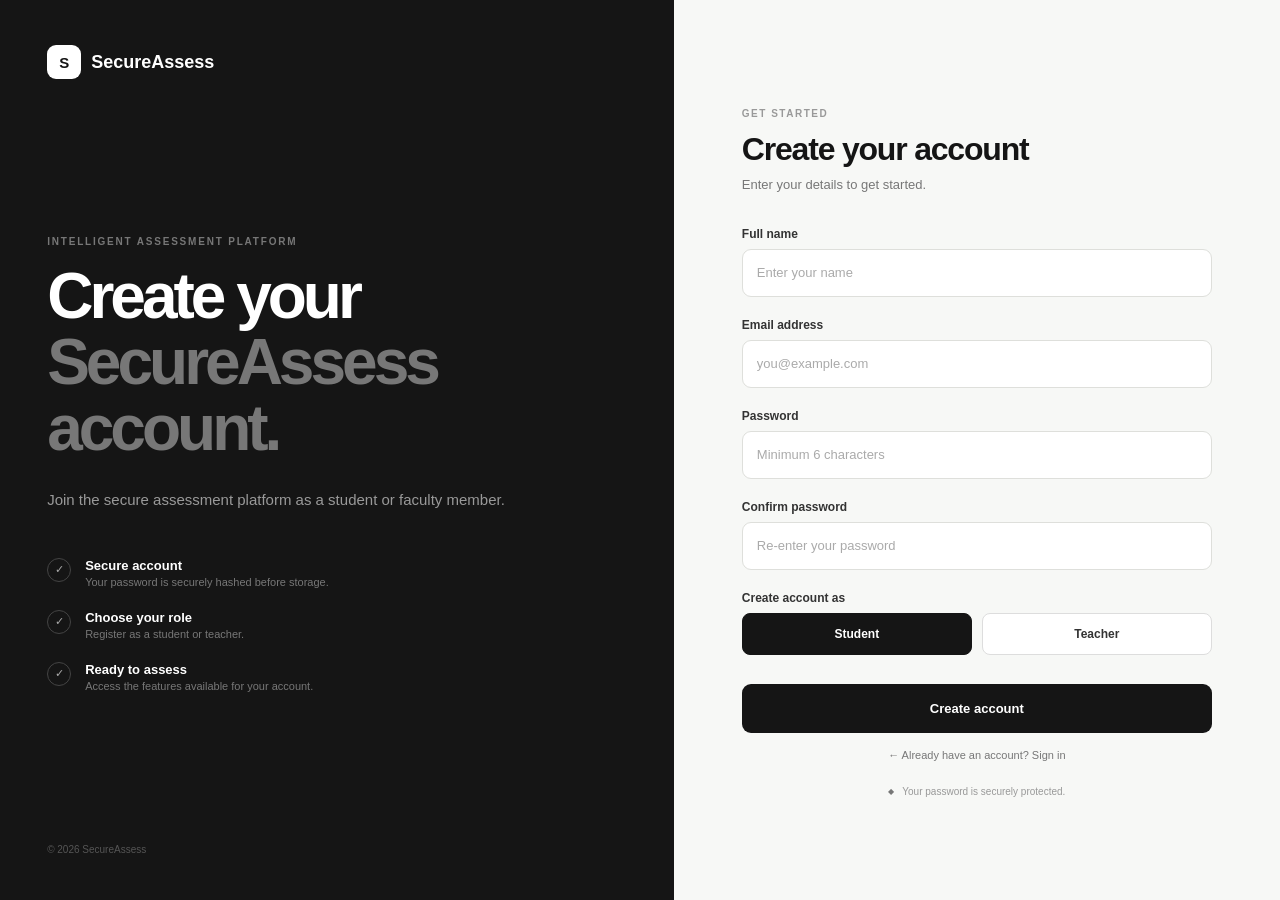
<file: SecureAssess/frontend/register.html>
<!DOCTYPE html>
<html lang="en">

<head>

    <meta charset="UTF-8">

    <meta
        name="viewport"
        content="width=device-width, initial-scale=1.0"
    >

    <title>Create Account | SecureAssess</title>

    <link
        rel="stylesheet"
        href="css/login.css"
    >

    <style>

        .register-card {
            width: 100%;
            max-width: 470px;
        }

        .register-link {
            text-align: center;
            margin-top: 20px;
            font-size: 12px;
            color: #777;
        }

        .register-link a {
            color: #111;
            font-weight: 700;
            text-decoration: none;
            margin-left: 5px;
        }

        .register-link a:hover {
            text-decoration: underline;
        }

        .register-message {
            display: none;
            margin: 15px 0;
            padding: 11px 13px;
            border-radius: 7px;
            font-size: 12px;
        }

        .register-message.show {
            display: block;
        }

        .register-message.error {
            background: #f9eeee;
            color: #a04444;
        }

        .register-message.success {
            background: #edf6ee;
            color: #4d704f;
        }

        .role-options {
            display: grid;
            grid-template-columns: 1fr 1fr;
            gap: 10px;
        }

        .role-option {
            position: relative;
        }

        .role-option input {
            position: absolute;
            opacity: 0;
        }

        .role-option label {
            display: block;
            padding: 13px;
            text-align: center;
            border: 1px solid #ddd;
            border-radius: 8px;
            cursor: pointer;
            font-size: 12px;
            background: #fff;
        }

        .role-option input:checked + label {
            border-color: #151515;
            background: #151515;
            color: white;
        }

        .back-login {
            display: block;
            text-align: center;
            margin-top: 16px;
            color: #777;
            font-size: 11px;
            text-decoration: none;
        }

        .back-login:hover {
            color: #111;
        }

    </style>

</head>


<body>


<main class="login-page">


    <!-- LEFT SIDE -->

    <section class="login-info">

        <a
            href="index.html"
            class="brand"
        >

            <span class="brand-icon">
                S
            </span>

            <span>
                SecureAssess
            </span>

        </a>


        <div class="info-content">

            <span class="eyebrow">
                INTELLIGENT ASSESSMENT PLATFORM
            </span>


            <h1>
                Create your
                <span>SecureAssess account.</span>
            </h1>


            <p>
                Join the secure assessment platform
                as a student or faculty member.
            </p>


            <div class="security-points">

                <div class="security-point">

                    <div class="point-icon">
                        ✓
                    </div>

                    <div>

                        <strong>
                            Secure account
                        </strong>

                        <p>
                            Your password is securely
                            hashed before storage.
                        </p>

                    </div>

                </div>


                <div class="security-point">

                    <div class="point-icon">
                        ✓
                    </div>

                    <div>

                        <strong>
                            Choose your role
                        </strong>

                        <p>
                            Register as a student or teacher.
                        </p>

                    </div>

                </div>


                <div class="security-point">

                    <div class="point-icon">
                        ✓
                    </div>

                    <div>

                        <strong>
                            Ready to assess
                        </strong>

                        <p>
                            Access the features available
                            for your account.
                        </p>

                    </div>

                </div>

            </div>

        </div>


        <div class="login-footer-text">
            © 2026 SecureAssess
        </div>

    </section>


    <!-- RIGHT SIDE -->

    <section class="login-container">

        <div class="login-card register-card">


            <div class="mobile-brand">

                <span class="brand-icon">
                    S
                </span>

                <span>
                    SecureAssess
                </span>

            </div>


            <div class="login-heading">

                <span class="small-label">
                    GET STARTED
                </span>

                <h2>
                    Create your account
                </h2>

                <p>
                    Enter your details to get started.
                </p>

            </div>


            <!-- REGISTER FORM -->

            <form id="registerForm">


                <!-- NAME -->

                <div class="form-group">

                    <label for="name">
                        Full name
                    </label>

                    <input
                        type="text"
                        id="name"
                        placeholder="Enter your name"
                        autocomplete="name"
                        required
                    >

                </div>


                <!-- EMAIL -->

                <div class="form-group">

                    <label for="email">
                        Email address
                    </label>

                    <input
                        type="email"
                        id="email"
                        placeholder="you@example.com"
                        autocomplete="email"
                        required
                    >

                </div>


                <!-- PASSWORD -->

                <div class="form-group">

                    <label for="password">
                        Password
                    </label>

                    <input
                        type="password"
                        id="password"
                        placeholder="Minimum 6 characters"
                        autocomplete="new-password"
                        required
                    >

                </div>


                <!-- CONFIRM PASSWORD -->

                <div class="form-group">

                    <label for="confirmPassword">
                        Confirm password
                    </label>

                    <input
                        type="password"
                        id="confirmPassword"
                        placeholder="Re-enter your password"
                        autocomplete="new-password"
                        required
                    >

                </div>


                <!-- ROLE -->

                <div class="form-group">

                    <label>
                        Create account as
                    </label>


                    <div class="role-options">


                        <div class="role-option">

                            <input
                                type="radio"
                                id="studentRole"
                                name="role"
                                value="STUDENT"
                                checked
                            >

                            <label for="studentRole">
                                Student
                            </label>

                        </div>


                        <div class="role-option">

                            <input
                                type="radio"
                                id="teacherRole"
                                name="role"
                                value="TEACHER"
                            >

                            <label for="teacherRole">
                                Teacher
                            </label>

                        </div>


                    </div>

                </div>


                <!-- MESSAGE -->

                <div
                    id="registerMessage"
                    class="register-message"
                ></div>


                <!-- BUTTON -->

                <button
                    type="submit"
                    class="login-button"
                    id="registerButton"
                >

                    <span id="registerButtonText">
                        Create account
                    </span>

                    <span
                        id="registerLoader"
                        class="loader"
                    ></span>

                </button>


            </form>


            <a
                href="login.html"
                class="back-login"
            >
                ← Already have an account? Sign in
            </a>


            <div class="login-note">

                <span class="shield-icon">
                    ◆
                </span>

                <span>
                    Your password is securely protected.
                </span>

            </div>


        </div>

    </section>

</main>


<script src="js/register.js"></script>

</body>

</html>
</file>
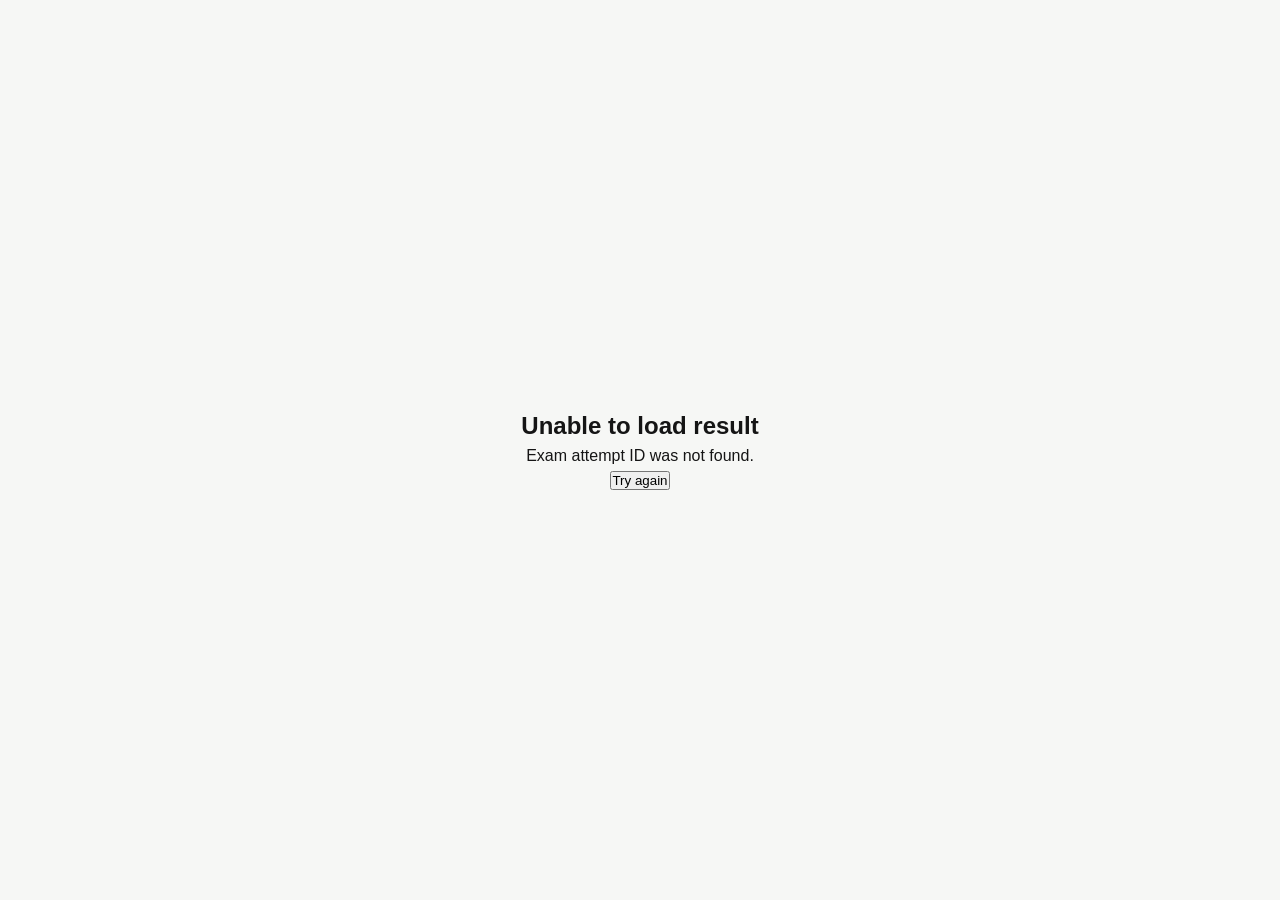
<file: SecureAssess/frontend/result.html>
<!DOCTYPE html>
<html lang="en">

<head>

    <meta charset="UTF-8">

    <meta
        name="viewport"
        content="width=device-width, initial-scale=1.0"
    >

    <title>Exam Result | SecureAssess</title>

    <link
        rel="stylesheet"
        href="css/result.css"
    >

</head>


<body>

    <!-- =========================
         TOP BAR
    ========================== -->

    <header class="topbar">

        <a
            href="student-dashboard.html"
            class="brand"
        >

            <span class="brand-icon">
                S
            </span>

            <span>
                SecureAssess
            </span>

        </a>


        <div class="topbar-right">

            <span class="result-status">
                Assessment completed
            </span>

            <div class="avatar">
                S
            </div>

            <span
                class="student-name"
                id="studentName"
            >
                Student
            </span>

        </div>

    </header>


    <!-- =========================
         MAIN CONTENT
    ========================== -->

    <main class="page-container">


        <!-- BREADCRUMB -->

        <div class="breadcrumb">

            <a href="student-dashboard.html">
                Dashboard
            </a>

            <span>›</span>

            <span>
                Results
            </span>

            <span>›</span>

            <span id="breadcrumbExam">
                Data Structures
            </span>

        </div>


        <!-- =========================
             RESULT HERO
        ========================== -->

        <section class="result-hero">

            <div class="hero-content">

                <span class="hero-label">
                    ASSESSMENT RESULT
                </span>

                <h1 id="examTitle">
                    Data Structures
                </h1>

                <p>
                    Mid Semester Assessment
                </p>

                <span
                    class="completed-date"
                    id="completedDate"
                >
                    Completed
                </span>

            </div>


            <div class="score-container">

                <div class="score-circle">

                    <strong id="finalPercentage">
                        0
                    </strong>

                    <span>
                        %
                    </span>

                </div>

                <div class="score-text">

                    <strong id="performanceText">
                        Result
                    </strong>

                    <span id="marksText">
                        0 / 0 marks
                    </span>

                </div>

            </div>

        </section>


        <!-- =========================
             PERFORMANCE CARDS
        ========================== -->

        <section class="stats-grid">


            <!-- CORRECT -->

            <div class="stat-card">

                <span class="stat-icon correct">
                    ✓
                </span>

                <div>

                    <small>
                        Correct answers
                    </small>

                    <strong id="correctAnswers">
                        0
                    </strong>

                </div>

            </div>


            <!-- WRONG -->

            <div class="stat-card">

                <span class="stat-icon wrong">
                    ×
                </span>

                <div>

                    <small>
                        Incorrect answers
                    </small>

                    <strong id="wrongAnswers">
                        0
                    </strong>

                </div>

            </div>


            <!-- UNANSWERED -->

            <div class="stat-card">

                <span class="stat-icon skipped">
                    —
                </span>

                <div>

                    <small>
                        Unanswered
                    </small>

                    <strong id="unanswered">
                        0
                    </strong>

                </div>

            </div>


            <!-- TIME -->

            <div class="stat-card">

                <span class="stat-icon time">
                    ◷
                </span>

                <div>

                    <small>
                        Time taken
                    </small>

                    <strong id="timeTaken">
                        0 sec
                    </strong>

                </div>

            </div>

        </section>


        <!-- =========================
             MAIN GRID
        ========================== -->

        <section class="content-grid">


            <!-- =========================
                 PERFORMANCE
            ========================== -->

            <div class="content-card performance-card">

                <div class="card-header">

                    <div>

                        <span class="card-label">
                            PERFORMANCE
                        </span>

                        <h2>
                            Score breakdown
                        </h2>

                    </div>

                </div>


                <!-- CORRECT -->

                <div class="score-breakdown">

                    <div class="breakdown-row">

                        <div class="breakdown-info">

                            <span>
                                Correct
                            </span>

                            <strong id="correctQuestionText">
                                0 questions
                            </strong>

                        </div>

                        <span
                            class="percentage"
                            id="correctPercentage"
                        >
                            0%
                        </span>

                    </div>


                    <div class="progress-track">

                        <div
                            class="progress-fill correct-fill"
                            id="correctProgress"
                            style="width: 0%"
                        ></div>

                    </div>


                    <!-- INCORRECT -->

                    <div class="breakdown-row">

                        <div class="breakdown-info">

                            <span>
                                Incorrect
                            </span>

                            <strong id="wrongQuestionText">
                                0 questions
                            </strong>

                        </div>

                        <span
                            class="percentage"
                            id="wrongPercentage"
                        >
                            0%
                        </span>

                    </div>


                    <div class="progress-track">

                        <div
                            class="progress-fill wrong-fill"
                            id="wrongProgress"
                            style="width: 0%"
                        ></div>

                    </div>

                </div>


                <!-- =========================
                     COMPARISON
                ========================== -->

                <div class="comparison-box">

                    <div>

                        <span>
                            Your score
                        </span>

                        <strong id="yourScore">
                            0%
                        </strong>

                    </div>


                    <div class="comparison-divider"></div>


                    <div>

                        <span>
                            Class average
                        </span>

                        <strong>
                            —
                        </strong>

                    </div>


                    <div class="comparison-result">

                        <span>
                            Performance comparison
                        </span>

                        <strong>
                            Not available
                        </strong>

                    </div>

                </div>

            </div>


            <!-- =========================
                 INTEGRITY
            ========================== -->

            <div class="content-card integrity-card">

                <div class="card-header">

                    <div>

                        <span class="card-label">
                            EXAM INTEGRITY
                        </span>

                        <h2>
                            Session analysis
                        </h2>

                    </div>

                    <span class="verified-badge">
                        Verified
                    </span>

                </div>


                <div class="integrity-main">

                    <div class="integrity-circle">

                        <strong id="integrityScore">
                            100
                        </strong>

                        <span>
                            /100
                        </span>

                    </div>


                    <div>

                        <strong>
                            Session integrity
                        </strong>

                        <p>
                            Integrity information recorded
                            during the examination session.
                        </p>

                    </div>

                </div>


                <!-- INTEGRITY EVENTS -->

                <div class="integrity-events">

                    <div>

                        <span>
                            Tab switches
                        </span>

                        <strong id="tabSwitches">
                            0
                        </strong>

                    </div>


                    <div>

                        <span>
                            Fullscreen exits
                        </span>

                        <strong id="fullscreenExits">
                            0
                        </strong>

                    </div>


                    <div>

                        <span>
                            Copy attempts
                        </span>

                        <strong id="copyAttempts">
                            0
                        </strong>

                    </div>


                    <div>

                        <span>
                            Integrity warnings
                        </span>

                        <strong id="warnings">
                            0
                        </strong>

                    </div>

                </div>


                <div class="integrity-note">

                    <span>
                        ◆
                    </span>

                    <p>
                        Your examination session was
                        successfully recorded.
                    </p>

                </div>

            </div>

        </section>


        <!-- =========================
             QUESTION SUMMARY
        ========================== -->

        <section class="content-card question-summary-card">

            <div class="card-header">

                <div>

                    <span class="card-label">
                        QUESTION ANALYSIS
                    </span>

                    <h2>
                        Question summary
                    </h2>

                </div>

                <button
                    id="toggleQuestions"
                    class="toggle-button"
                >
                    View questions ↓
                </button>

            </div>


            <div
                class="question-summary"
                id="questionSummary"
            >

                <!-- JS will generate content -->

            </div>

        </section>


        <!-- =========================
             ACTIONS
        ========================== -->

        <section class="result-actions">

            <a
                href="student-dashboard.html"
                class="secondary-button"
            >
                ← Back to dashboard
            </a>


            <button
                id="downloadButton"
                class="primary-button"
            >

                Download result

                <span>
                    ↓
                </span>

            </button>

        </section>


    </main>


    <!-- =========================
         TOAST
    ========================== -->

    <div
        class="toast"
        id="toast"
    >
        Result downloaded successfully.
    </div>


    <script src="js/result.js"></script>

</body>

</html>
</file>
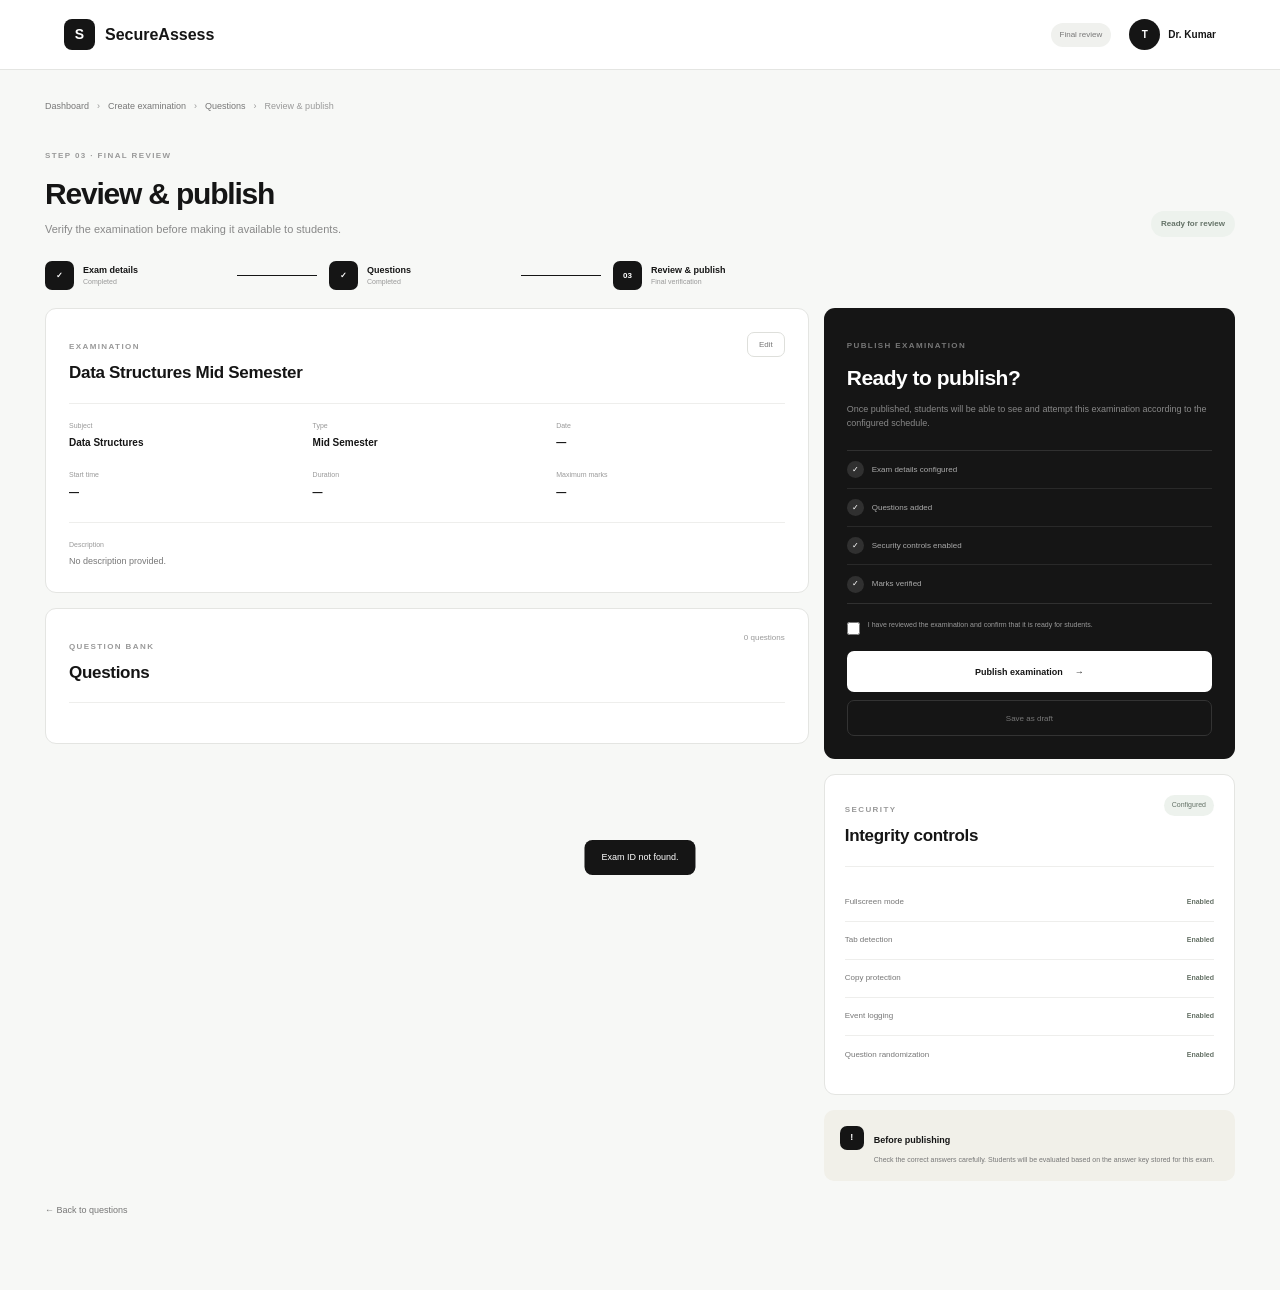
<file: SecureAssess/frontend/review-publish.html>
<!DOCTYPE html>
<html lang="en">

<head>

    <meta charset="UTF-8">

    <meta
        name="viewport"
        content="width=device-width, initial-scale=1.0"
    >

    <title>Review & Publish | SecureAssess</title>

    <link
        rel="stylesheet"
        href="css/review-publish.css"
    >

</head>


<body>


<header class="topbar">

    <a
        href="teacher-dashboard.html"
        class="brand"
    >

        <span class="brand-icon">S</span>

        <span>SecureAssess</span>

    </a>


    <div class="top-right">

        <span class="draft-status">
            Final review
        </span>

        <div class="profile">

            <span class="avatar">
                T
            </span>

            <span>
                Dr. Kumar
            </span>

        </div>

    </div>

</header>



<main class="page-container">


    <!-- BREADCRUMB -->

    <div class="breadcrumb">

        <a href="teacher-dashboard.html">
            Dashboard
        </a>

        <span>›</span>

        <a href="create-exam.html">
            Create examination
        </a>

        <span>›</span>

        <a href="question-bank.html">
            Questions
        </a>

        <span>›</span>

        <span>
            Review & publish
        </span>

    </div>



    <!-- HEADER -->

    <section class="page-header">

        <div>

            <span class="section-label">
                STEP 03 · FINAL REVIEW
            </span>

            <h1>
                Review & publish
            </h1>

            <p>
                Verify the examination before making it
                available to students.
            </p>

        </div>


        <span class="ready-badge">
            Ready for review
        </span>

    </section>



    <!-- STEPS -->

    <div class="steps">

        <div class="step completed">

            <span class="step-number">
                ✓
            </span>

            <div>

                <strong>
                    Exam details
                </strong>

                <small>
                    Completed
                </small>

            </div>

        </div>


        <span class="step-line completed"></span>


        <div class="step completed">

            <span class="step-number">
                ✓
            </span>

            <div>

                <strong>
                    Questions
                </strong>

                <small>
                    Completed
                </small>

            </div>

        </div>


        <span class="step-line completed"></span>


        <div class="step active">

            <span class="step-number">
                03
            </span>

            <div>

                <strong>
                    Review & publish
                </strong>

                <small>
                    Final verification
                </small>

            </div>

        </div>

    </div>



    <!-- MAIN GRID -->

    <section class="review-grid">


        <!-- LEFT -->

        <div>


            <!-- EXAM SUMMARY -->

            <div class="card">

                <div class="card-header">

                    <div>

                        <span class="card-label">
                            EXAMINATION
                        </span>

                        <h2 id="examTitle">
                            Data Structures Mid Semester
                        </h2>

                    </div>


                    <button
                        id="editExamButton"
                        class="edit-button"
                    >
                        Edit
                    </button>

                </div>


                <div class="exam-meta-grid">


                    <div>

                        <small>
                            Subject
                        </small>

                        <strong id="examSubject">
                            Data Structures
                        </strong>

                    </div>


                    <div>

                        <small>
                            Type
                        </small>

                        <strong id="examType">
                            Mid Semester
                        </strong>

                    </div>


                    <div>

                        <small>
                            Date
                        </small>

                        <strong id="examDate">
                            —
                        </strong>

                    </div>


                    <div>

                        <small>
                            Start time
                        </small>

                        <strong id="examTime">
                            —
                        </strong>

                    </div>


                    <div>

                        <small>
                            Duration
                        </small>

                        <strong id="examDuration">
                            —
                        </strong>

                    </div>


                    <div>

                        <small>
                            Maximum marks
                        </small>

                        <strong id="examMarks">
                            —
                        </strong>

                    </div>

                </div>


                <div class="description-box">

                    <small>
                        Description
                    </small>

                    <p id="examDescription">
                        No description provided.
                    </p>

                </div>

            </div>



            <!-- QUESTION SUMMARY -->

            <div class="card">

                <div class="card-header">

                    <div>

                        <span class="card-label">
                            QUESTION BANK
                        </span>

                        <h2>
                            Questions
                        </h2>

                    </div>


                    <span
                        class="question-count"
                        id="questionCount"
                    >
                        0 questions
                    </span>

                </div>


                <div
                    id="questionPreview"
                    class="question-preview"
                >

                    <!-- JS -->

                </div>

            </div>

        </div>



        <!-- RIGHT -->

        <aside>


            <!-- PUBLISH CARD -->

            <div class="publish-card">

                <span class="card-label">
                    PUBLISH EXAMINATION
                </span>

                <h2>
                    Ready to publish?
                </h2>

                <p>
                    Once published, students will be able
                    to see and attempt this examination
                    according to the configured schedule.
                </p>


                <div class="publish-checks">


                    <div class="check-row">

                        <span>
                            ✓
                        </span>

                        Exam details configured
                    </div>


                    <div class="check-row">

                        <span>
                            ✓
                        </span>

                        Questions added
                    </div>


                    <div class="check-row">

                        <span>
                            ✓
                        </span>

                        Security controls enabled
                    </div>


                    <div
                        class="check-row"
                        id="marksCheck"
                    >

                        <span>
                            ✓
                        </span>

                        Marks verified

                    </div>

                </div>


                <label class="confirmation">

                    <input
                        type="checkbox"
                        id="confirmPublish"
                    >

                    <span>
                        I have reviewed the examination and
                        confirm that it is ready for students.
                    </span>

                </label>


                <button
                    id="publishButton"
                    class="publish-button"
                >

                    Publish examination

                    <span>
                        →
                    </span>

                </button>


                <button
                    id="saveDraftButton"
                    class="save-draft-button"
                >
                    Save as draft
                </button>

            </div>



            <!-- SECURITY -->

            <div class="card security-card">

                <div class="card-header">

                    <div>

                        <span class="card-label">
                            SECURITY
                        </span>

                        <h2>
                            Integrity controls
                        </h2>

                    </div>

                    <span class="verified">
                        Configured
                    </span>

                </div>


                <div class="security-list">

                    <div>

                        <span>
                            Fullscreen mode
                        </span>

                        <strong>
                            Enabled
                        </strong>

                    </div>


                    <div>

                        <span>
                            Tab detection
                        </span>

                        <strong>
                            Enabled
                        </strong>

                    </div>


                    <div>

                        <span>
                            Copy protection
                        </span>

                        <strong>
                            Enabled
                        </strong>

                    </div>


                    <div>

                        <span>
                            Event logging
                        </span>

                        <strong>
                            Enabled
                        </strong>

                    </div>


                    <div>

                        <span>
                            Question randomization
                        </span>

                        <strong>
                            Enabled
                        </strong>

                    </div>

                </div>

            </div>


            <!-- WARNING -->

            <div class="warning-card">

                <span class="warning-icon">
                    !
                </span>

                <div>

                    <strong>
                        Before publishing
                    </strong>

                    <p>
                        Check the correct answers carefully.
                        Students will be evaluated based on
                        the answer key stored for this exam.
                    </p>

                </div>

            </div>

        </aside>

    </section>



    <!-- BOTTOM -->

    <section class="bottom-actions">

        <a
            href="question-bank.html"
            class="back-button"
        >
            ← Back to questions
        </a>

    </section>


</main>



<!-- =========================
     SUCCESS MODAL
========================= -->

<div
    class="success-overlay"
    id="successOverlay"
>

    <div class="success-modal">

        <div class="success-icon">
            ✓
        </div>

        <span class="card-label">
            EXAMINATION PUBLISHED
        </span>

        <h2>
            Your examination is live
        </h2>

        <p>
            The examination has been successfully
            published and is now available according
            to its schedule.
        </p>


        <div class="exam-code-box">

            <small>
                EXAMINATION CODE
            </small>

            <strong id="examCode">
                SA-DSA-2026
            </strong>

        </div>


        <button
            id="dashboardButton"
            class="publish-button"
        >
            Go to teacher dashboard
        </button>

    </div>

</div>



<!-- TOAST -->

<div
    id="toast"
    class="toast"
></div>


<script src="js/review-publish.js"></script>

</body>

</html>
</file>
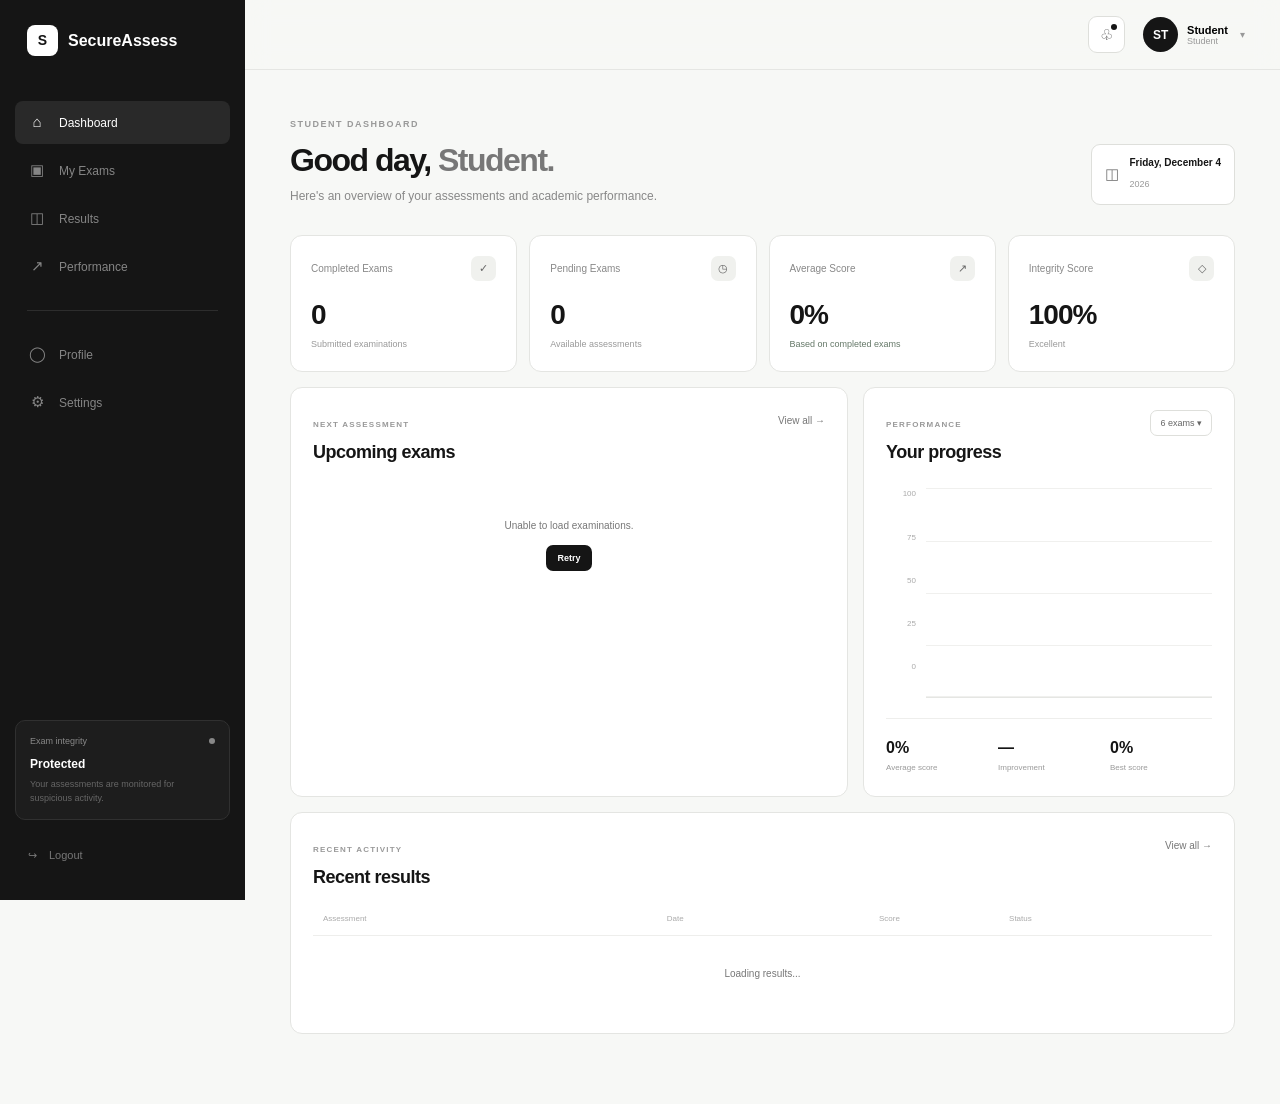
<file: SecureAssess/frontend/student-dashboard.html>
<!DOCTYPE html>
<html lang="en">

<head>

    <meta charset="UTF-8">

    <meta
        name="viewport"
        content="width=device-width, initial-scale=1.0"
    >

    <title>Student Dashboard | SecureAssess</title>

    <link
        rel="stylesheet"
        href="css/student-dashboard.css"
    >

</head>


<body>

<div class="app-container">


    <!-- ========================================
         SIDEBAR
    ========================================= -->

    <aside
        class="sidebar"
        id="sidebar"
    >

        <div>

            <!-- BRAND -->

            <a
                href="index.html"
                class="brand"
            >

                <span class="brand-icon">
                    S
                </span>

                <span>
                    SecureAssess
                </span>

            </a>


            <!-- NAVIGATION -->

            <nav class="sidebar-nav">

                <a
                    href="#"
                    class="nav-item active"
                    data-section="dashboard"
                >

                    <span class="nav-icon">
                        ⌂
                    </span>

                    Dashboard

                </a>


                <a
                    href="#"
                    class="nav-item"
                    data-section="exams"
                >

                    <span class="nav-icon">
                        ▣
                    </span>

                    My Exams

                </a>


                <a
                    href="#"
                    class="nav-item"
                    data-section="results"
                >

                    <span class="nav-icon">
                        ◫
                    </span>

                    Results

                </a>


                <a
                    href="#"
                    class="nav-item"
                    data-section="performance"
                >

                    <span class="nav-icon">
                        ↗
                    </span>

                    Performance

                </a>


                <div class="nav-divider"></div>


                <a
                    href="#"
                    class="nav-item"
                    data-section="profile"
                >

                    <span class="nav-icon">
                        ◯
                    </span>

                    Profile

                </a>


                <a
                    href="#"
                    class="nav-item"
                    data-section="settings"
                >

                    <span class="nav-icon">
                        ⚙
                    </span>

                    Settings

                </a>

            </nav>

        </div>


        <!-- SIDEBAR BOTTOM -->

        <div class="sidebar-bottom">

            <div class="integrity-mini-card">

                <div class="integrity-mini-top">

                    <span>
                        Exam integrity
                    </span>

                    <span class="integrity-dot"></span>

                </div>

                <strong>
                    Protected
                </strong>

                <p>
                    Your assessments are monitored
                    for suspicious activity.
                </p>

            </div>


            <button
                class="logout-button"
                id="logoutButton"
                type="button"
            >

                <span>
                    ↪
                </span>

                Logout

            </button>

        </div>

    </aside>


    <!-- ========================================
         MAIN CONTENT
    ========================================= -->

    <main class="main-content">


        <!-- TOPBAR -->

        <header class="topbar">

            <button
                class="menu-button"
                id="menuButton"
                type="button"
                aria-label="Open menu"
            >
                ☰
            </button>


            <div class="topbar-spacer"></div>


            <!-- NOTIFICATION -->

            <button
                class="notification-button"
                id="notificationButton"
                type="button"
                aria-label="Notifications"
            >

                <span class="notification-icon">
                    ♧
                </span>

                <span
                    class="notification-dot"
                    id="notificationDot"
                ></span>

            </button>


            <!-- PROFILE -->

            <button
                class="profile-button"
                id="profileButton"
                type="button"
            >

                <span
                    class="avatar"
                    id="topAvatar"
                >
                    S
                </span>

                <span class="profile-info">

                    <strong id="topProfileName">
                        Student
                    </strong>

                    <small>
                        Student
                    </small>

                </span>

                <span class="profile-arrow">
                    ▾
                </span>

            </button>

        </header>


        <!-- ========================================
             DASHBOARD CONTENT
        ========================================= -->

        <div class="dashboard-content">


            <!-- WELCOME -->

            <section class="welcome-section">

                <div>

                    <span class="section-label">
                        STUDENT DASHBOARD
                    </span>

                    <h1>

                        Good day,

                        <span id="welcomeName">
                            Student.
                        </span>

                    </h1>

                    <p>
                        Here's an overview of your
                        assessments and academic performance.
                    </p>

                </div>


                <div class="date-display">

                    <span class="calendar-icon">
                        ◫
                    </span>

                    <div>

                        <strong id="currentDate">
                            Loading...
                        </strong>

                        <small id="currentYear">
                            2026
                        </small>

                    </div>

                </div>

            </section>


            <!-- ========================================
                 STATISTICS
            ========================================= -->

            <section class="stats-grid">


                <!-- COMPLETED -->

                <div class="stat-card">

                    <div class="stat-top">

                        <span class="stat-label">
                            Completed Exams
                        </span>

                        <span class="stat-icon">
                            ✓
                        </span>

                    </div>

                    <strong
                        class="stat-value"
                        id="completedExamsValue"
                    >
                        0
                    </strong>

                    <span class="stat-description">
                        Submitted examinations
                    </span>

                </div>


                <!-- PENDING -->

                <div class="stat-card">

                    <div class="stat-top">

                        <span class="stat-label">
                            Pending Exams
                        </span>

                        <span class="stat-icon">
                            ◷
                        </span>

                    </div>

                    <strong
                        class="stat-value"
                        id="pendingExamsValue"
                    >
                        0
                    </strong>

                    <span class="stat-description">
                        Available assessments
                    </span>

                </div>


                <!-- AVERAGE -->

                <div class="stat-card">

                    <div class="stat-top">

                        <span class="stat-label">
                            Average Score
                        </span>

                        <span class="stat-icon">
                            ↗
                        </span>

                    </div>

                    <strong
                        class="stat-value"
                        id="averageScoreValue"
                    >
                        0%
                    </strong>

                    <span
                        class="stat-description positive"
                        id="averageScoreDescription"
                    >
                        Based on completed exams
                    </span>

                </div>


                <!-- INTEGRITY -->

                <div class="stat-card">

                    <div class="stat-top">

                        <span class="stat-label">
                            Integrity Score
                        </span>

                        <span class="stat-icon">
                            ◇
                        </span>

                    </div>

                    <strong
                        class="stat-value"
                        id="integrityScoreValue"
                    >
                        100%
                    </strong>

                    <span
                        class="stat-description"
                        id="integrityDescription"
                    >
                        Excellent
                    </span>

                </div>

            </section>


            <!-- ========================================
                 MAIN GRID
            ========================================= -->

            <section class="dashboard-grid">


                <!-- UPCOMING EXAMS -->

                <div
                    class="dashboard-card upcoming-card"
                    id="upcomingCard"
                >

                    <div class="card-header">

                        <div>

                            <span class="card-label">
                                NEXT ASSESSMENT
                            </span>

                            <h2>
                                Upcoming exams
                            </h2>

                        </div>

                        <a
                            href="#"
                            class="view-link"
                            id="viewAllExamsLink"
                        >
                            View all →
                        </a>

                    </div>


                    <div id="examList">

                        <div class="dashboard-loading">
                            Loading examinations...
                        </div>

                    </div>

                </div>


                <!-- PERFORMANCE -->

                <div
                    class="dashboard-card performance-card"
                    id="performanceCard"
                >

                    <div class="card-header">

                        <div>

                            <span class="card-label">
                                PERFORMANCE
                            </span>

                            <h2>
                                Your progress
                            </h2>

                        </div>

                        <button
                            class="period-button"
                            id="periodButton"
                            type="button"
                        >
                            6 exams ▾
                        </button>

                    </div>


                    <div class="chart-area">

                        <div class="chart-y-axis">

                            <span>100</span>
                            <span>75</span>
                            <span>50</span>
                            <span>25</span>
                            <span>0</span>

                        </div>


                        <div class="chart">

                            <div class="grid-line line-100"></div>
                            <div class="grid-line line-75"></div>
                            <div class="grid-line line-50"></div>
                            <div class="grid-line line-25"></div>
                            <div class="grid-line line-0"></div>


                            <div
                                class="bars"
                                id="performanceBars"
                            ></div>

                        </div>

                    </div>


                    <div class="performance-summary">

                        <div>

                            <strong
                                id="performanceAverage"
                            >
                                0%
                            </strong>

                            <span>
                                Average score
                            </span>

                        </div>


                        <div>

                            <strong
                                id="performanceImprovement"
                            >
                                —
                            </strong>

                            <span>
                                Improvement
                            </span>

                        </div>


                        <div>

                            <strong
                                id="performanceBest"
                            >
                                0%
                            </strong>

                            <span>
                                Best score
                            </span>

                        </div>

                    </div>

                </div>

            </section>


            <!-- ========================================
                 RECENT RESULTS
            ========================================= -->

            <section
                class="dashboard-card results-card"
                id="resultsCard"
            >

                <div class="card-header">

                    <div>

                        <span class="card-label">
                            RECENT ACTIVITY
                        </span>

                        <h2>
                            Recent results
                        </h2>

                    </div>

                    <a
                        href="#"
                        class="view-link"
                        id="viewAllResultsLink"
                    >
                        View all →
                    </a>

                </div>


                <div
                    class="results-table"
                    id="recentResultsTable"
                >

                    <div class="table-header">

                        <span>
                            Assessment
                        </span>

                        <span>
                            Date
                        </span>

                        <span>
                            Score
                        </span>

                        <span>
                            Status
                        </span>

                        <span></span>

                    </div>


                    <div class="dashboard-loading">
                        Loading results...
                    </div>

                </div>

            </section>

        </div>

    </main>

</div>


<!-- ========================================
     PROFILE MODAL
========================================= -->

<div
    class="dashboard-modal"
    id="profileModal"
    aria-hidden="true"
>

    <div class="dashboard-modal-card">

        <button
            class="dashboard-modal-close"
            id="closeProfileModal"
            type="button"
        >
            ×
        </button>


        <div
            class="profile-modal-avatar"
            id="profileModalAvatar"
        >
            S
        </div>


        <span class="card-label">
            ACCOUNT
        </span>


        <h2 id="profileModalName">
            Student
        </h2>


        <p
            class="profile-modal-role"
            id="profileModalRole"
        >
            Student
        </p>


        <div class="profile-modal-details">

            <div>

                <small>
                    Email
                </small>

                <strong id="profileModalEmail">
                    —
                </strong>

            </div>


            <div>

                <small>
                    User ID
                </small>

                <strong id="profileModalId">
                    —
                </strong>

            </div>


            <div>

                <small>
                    Account type
                </small>

                <strong>
                    Student
                </strong>

            </div>

        </div>


        <button
            class="start-button"
            id="profileSettingsButton"
            type="button"
        >
            Settings
        </button>

    </div>

</div>


<!-- ========================================
     RESULTS MODAL
========================================= -->

<div
    class="dashboard-modal"
    id="resultsModal"
    aria-hidden="true"
>

    <div
        class="dashboard-modal-card results-modal-card"
    >

        <button
            class="dashboard-modal-close"
            id="closeResultsModal"
            type="button"
        >
            ×
        </button>


        <span class="card-label">
            RESULTS
        </span>


        <h2>
            Your examination results
        </h2>


        <p id="resultsModalSummary">
            Loading your results...
        </p>


        <div id="allResultsContainer"></div>

    </div>

</div>


<!-- ========================================
     SETTINGS MODAL
========================================= -->

<div
    class="dashboard-modal"
    id="settingsModal"
    aria-hidden="true"
>

    <div class="dashboard-modal-card">

        <button
            class="dashboard-modal-close"
            id="closeSettingsModal"
            type="button"
        >
            ×
        </button>


        <span class="card-label">
            PREFERENCES
        </span>


        <h2>
            Settings
        </h2>


        <div class="settings-list">


            <label class="setting-row">

                <div>

                    <strong>
                        Notifications
                    </strong>

                    <small>
                        Show assessment notifications
                    </small>

                </div>

                <input
                    type="checkbox"
                    id="notificationSetting"
                    checked
                >

            </label>


            <label class="setting-row">

                <div>

                    <strong>
                        Exam reminders
                    </strong>

                    <small>
                        Receive reminders for upcoming exams
                    </small>

                </div>

                <input
                    type="checkbox"
                    id="examReminderSetting"
                    checked
                >

            </label>


            <label class="setting-row">

                <div>

                    <strong>
                        Secure exam mode
                    </strong>

                    <small>
                        Keep integrity monitoring enabled
                    </small>

                </div>

                <input
                    type="checkbox"
                    id="secureModeSetting"
                    checked
                    disabled
                >

            </label>

        </div>


        <button
            class="start-button"
            id="saveSettingsButton"
            type="button"
        >
            Save settings
        </button>

    </div>

</div>


<!-- ========================================
     NOTIFICATION PANEL
========================================= -->

<div
    class="notification-panel"
    id="notificationPanel"
>

    <div class="notification-header">

        <strong>
            Notifications
        </strong>

        <button
            id="closeNotifications"
            type="button"
        >
            ×
        </button>

    </div>


    <div id="notificationList">

        <div class="notification-item">

            <span class="notification-bullet"></span>

            <div>

                <strong>
                    SecureAssess
                </strong>

                <p>
                    Your dashboard is ready.
                </p>

                <small>
                    Now
                </small>

            </div>

        </div>

    </div>

</div>


<!-- ========================================
     SCRIPT
========================================= -->

<script src="js/student-dashboard.js"></script>

</body>

</html>
</file>
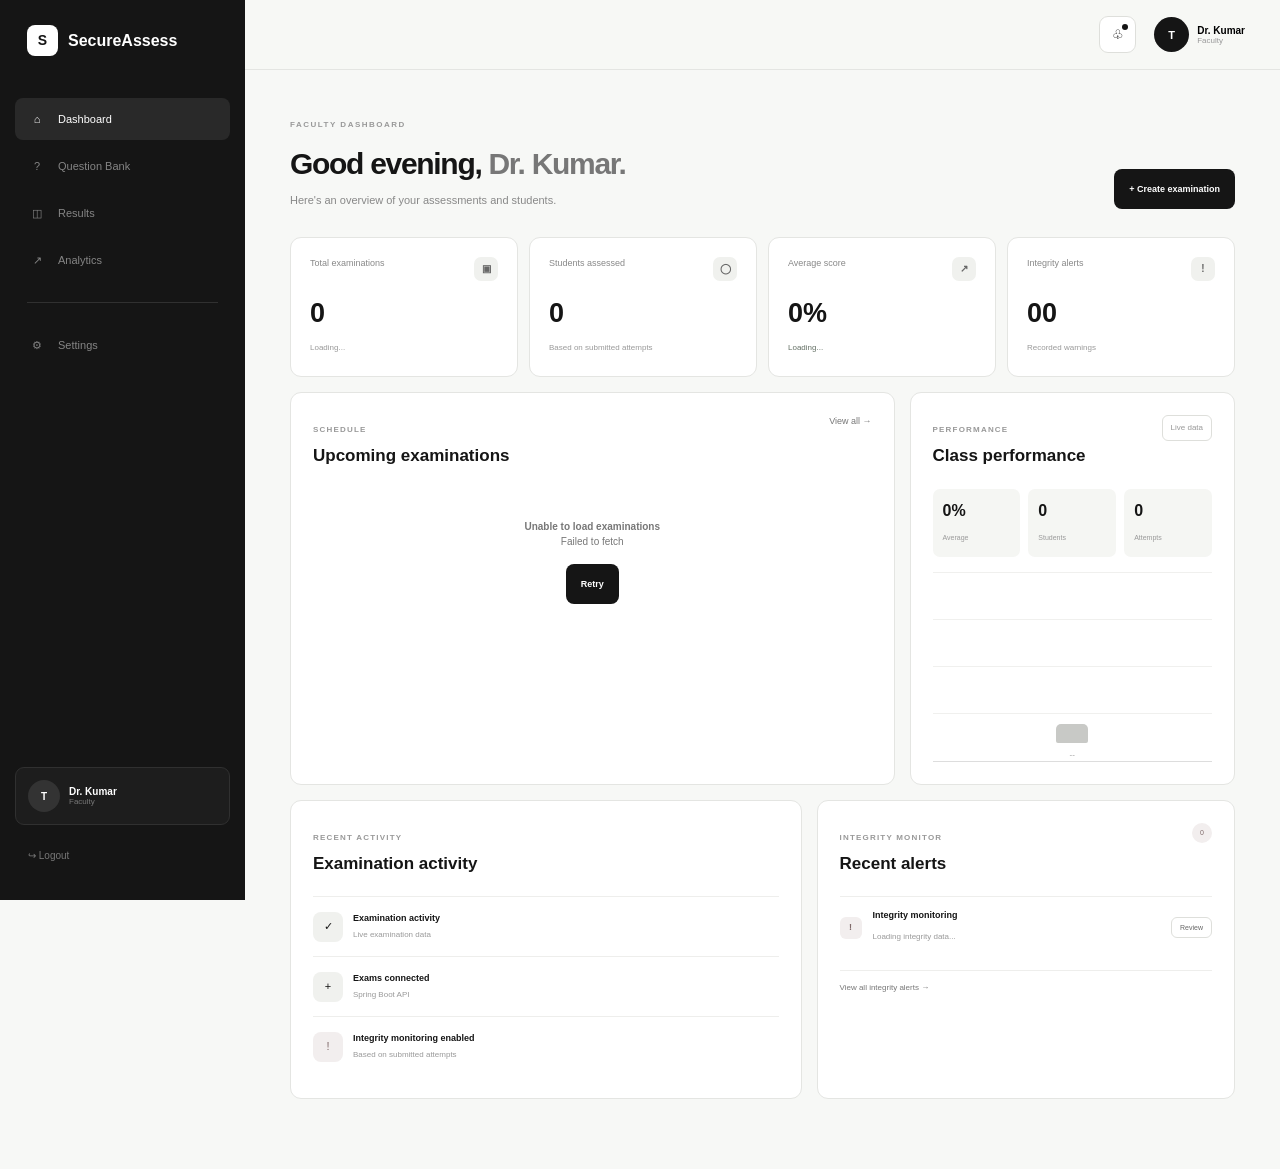
<file: SecureAssess/frontend/teacher-dashboard.html>
<!DOCTYPE html>
<html lang="en">

<head>

    <meta charset="UTF-8">

    <meta
        name="viewport"
        content="width=device-width, initial-scale=1.0"
    >

    <title>Teacher Dashboard | SecureAssess</title>

    <link
        rel="stylesheet"
        href="css/teacher-dashboard.css"
    >

</head>


<body>

<div class="app-container">


    <!-- =========================
         SIDEBAR
    ========================== -->

    <aside class="sidebar" id="sidebar">

        <div>

            <a
                href="index.html"
                class="brand"
            >

                <span class="brand-icon">
                    S
                </span>

                <span>
                    SecureAssess
                </span>

            </a>


            <nav class="sidebar-nav">

                <!-- DASHBOARD -->

                <a
                    href="#"
                    class="nav-item active"
                    data-section="dashboard"
                >
                    <span class="nav-icon">⌂</span>
                    Dashboard
                </a>


                <!-- QUESTION BANK -->

                <a
                    href="#"
                    class="nav-item"
                    data-section="questions"
                >
                    <span class="nav-icon">?</span>
                    Question Bank
                </a>


                <!-- RESULTS -->

                <a
                    href="teacher-results.html"
                    class="nav-item"
                    data-section="results"
                >
                    <span class="nav-icon">◫</span>
                    Results
                </a>


                <!-- ANALYTICS -->

                <a
                    href="#"
                    class="nav-item"
                    data-section="analytics"
                >
                    <span class="nav-icon">↗</span>
                    Analytics
                </a>


                <div class="nav-divider"></div>


                <!-- SETTINGS -->

                <a
                    href="#"
                    class="nav-item"
                    data-section="settings"
                >
                    <span class="nav-icon">⚙</span>
                    Settings
                </a>

            </nav>

        </div>


        <!-- =========================
             SIDEBAR BOTTOM
        ========================== -->

        <div class="sidebar-bottom">

            <button
                class="teacher-card"
                id="sidebarProfileButton"
                type="button"
            >

                <span
                    class="teacher-avatar"
                    id="sidebarAvatar"
                >
                    T
                </span>

                <div>

                    <strong id="sidebarTeacherName">
                        Dr. Kumar
                    </strong>

                    <small id="sidebarTeacherRole">
                        Faculty
                    </small>

                </div>

            </button>


            <button
                id="logoutButton"
                class="logout-button"
            >

                ↪
                Logout

            </button>

        </div>

    </aside>


    <!-- =========================
         MAIN CONTENT
    ========================== -->

    <main class="main-content">


        <!-- =========================
             TOPBAR
        ========================== -->

        <header class="topbar">

            <button
                class="menu-button"
                id="menuButton"
                type="button"
            >
                ☰
            </button>


            <div class="topbar-spacer"></div>


            <button
                class="notification-button"
                id="notificationButton"
                type="button"
            >

                ♧

                <span
                    class="notification-dot"
                ></span>

            </button>


            <!-- PROFILE -->

            <button
                class="top-profile"
                id="profileButton"
                type="button"
            >

                <span
                    class="profile-avatar"
                    id="topProfileAvatar"
                >
                    T
                </span>

                <div>

                    <strong id="topProfileName">
                        Dr. Kumar
                    </strong>

                    <small id="topProfileRole">
                        Faculty
                    </small>

                </div>

            </button>

        </header>


        <!-- =========================
             DASHBOARD CONTENT
        ========================== -->

        <div class="dashboard-content">


            <!-- WELCOME -->

            <section class="welcome-section">

                <div>

                    <span class="section-label">
                        FACULTY DASHBOARD
                    </span>

                    <h1>
                        Good evening,
                        <span id="welcomeTeacherName">
                            Dr. Kumar.
                        </span>
                    </h1>

                    <p>
                        Here's an overview of your
                        assessments and students.
                    </p>

                </div>


                <button
                    class="create-button"
                    id="createExamButton"
                >
                    + Create examination
                </button>

            </section>


            <!-- =========================
                 STATISTICS
            ========================== -->

            <section class="stats-grid">


                <div class="stat-card">

                    <div class="stat-top">

                        <span>
                            Total examinations
                        </span>

                        <b>▣</b>

                    </div>

                    <strong id="totalExamsStat">
                        0
                    </strong>

                    <small id="examBreakdownStat">
                        Loading...
                    </small>

                </div>


                <div class="stat-card">

                    <div class="stat-top">

                        <span>
                            Students assessed
                        </span>

                        <b>◯</b>

                    </div>

                    <strong id="studentsAssessedStat">
                        0
                    </strong>

                    <small>
                        Based on submitted attempts
                    </small>

                </div>


                <div class="stat-card">

                    <div class="stat-top">

                        <span>
                            Average score
                        </span>

                        <b>↗</b>

                    </div>

                    <strong id="averageScoreStat">
                        0%
                    </strong>

                    <small
                        class="positive"
                        id="averageScoreTrend"
                    >
                        Loading...
                    </small>

                </div>


                <div class="stat-card">

                    <div class="stat-top">

                        <span>
                            Integrity alerts
                        </span>

                        <b>!</b>

                    </div>

                    <strong id="integrityAlertsStat">
                        00
                    </strong>

                    <small>
                        Recorded warnings
                    </small>

                </div>

            </section>


            <!-- =========================
                 MAIN GRID
            ========================== -->

            <section class="main-grid">


                <!-- EXAMINATIONS -->

                <div class="dashboard-card">

                    <div class="card-header">

                        <div>

                            <span class="card-label">
                                SCHEDULE
                            </span>

                            <h2>
                                Upcoming examinations
                            </h2>

                        </div>


                        <a
                            href="#"
                            class="view-link"
                            id="viewExamsButton"
                        >
                            View all →
                        </a>

                    </div>


                    <div class="exam-list">

                        <div class="exam-row">

                            <div class="exam-icon">
                                ...
                            </div>

                            <div class="exam-info">

                                <strong>
                                    Loading examinations...
                                </strong>

                                <small>
                                    Please wait
                                </small>

                            </div>

                            <div class="exam-date">

                                <strong>
                                    --
                                </strong>

                                <small>
                                    --
                                </small>

                            </div>

                            <span class="status scheduled">
                                Loading
                            </span>

                        </div>

                    </div>

                </div>


                <!-- ANALYTICS -->

                <div
                    class="dashboard-card performance-card"
                    id="analyticsSection"
                >

                    <div class="card-header">

                        <div>

                            <span class="card-label">
                                PERFORMANCE
                            </span>

                            <h2>
                                Class performance
                            </h2>

                        </div>

                        <span
                            class="period"
                            id="performancePeriod"
                        >
                            Live data
                        </span>

                    </div>


                    <div class="analytics-summary">

                        <div>

                            <strong id="analyticsAverage">
                                0%
                            </strong>

                            <span>
                                Average
                            </span>

                        </div>


                        <div>

                            <strong id="analyticsStudents">
                                0
                            </strong>

                            <span>
                                Students
                            </span>

                        </div>


                        <div>

                            <strong id="analyticsAttempts">
                                0
                            </strong>

                            <span>
                                Attempts
                            </span>

                        </div>

                    </div>


                    <div class="performance-chart">

                        <div class="chart-lines">

                            <span></span>
                            <span></span>
                            <span></span>
                            <span></span>

                        </div>


                        <div
                            class="chart-bars"
                            id="performanceChartBars"
                        >

                            <div class="chart-column">

                                <div
                                    class="chart-bar"
                                    style="height:10%"
                                ></div>

                                <small>
                                    --
                                </small>

                            </div>

                        </div>

                    </div>

                </div>

            </section>


            <!-- =========================
                 BOTTOM GRID
            ========================== -->

            <section class="bottom-grid">


                <!-- ACTIVITY -->

                <div class="dashboard-card">

                    <div class="card-header">

                        <div>

                            <span class="card-label">
                                RECENT ACTIVITY
                            </span>

                            <h2>
                                Examination activity
                            </h2>

                        </div>

                    </div>


                    <div class="activity-list">

                        <div class="activity-row">

                            <span class="activity-icon">
                                ✓
                            </span>

                            <div>

                                <strong>
                                    Examination activity
                                </strong>

                                <small>
                                    Live examination data
                                </small>

                            </div>

                        </div>


                        <div class="activity-row">

                            <span class="activity-icon">
                                +
                            </span>

                            <div>

                                <strong>
                                    Exams connected
                                </strong>

                                <small>
                                    Spring Boot API
                                </small>

                            </div>

                        </div>


                        <div class="activity-row">

                            <span class="activity-icon alert">
                                !
                            </span>

                            <div>

                                <strong>
                                    Integrity monitoring enabled
                                </strong>

                                <small>
                                    Based on submitted attempts
                                </small>

                            </div>

                        </div>

                    </div>

                </div>


                <!-- INTEGRITY -->

                <div class="dashboard-card integrity-card">

                    <div class="card-header">

                        <div>

                            <span class="card-label">
                                INTEGRITY MONITOR
                            </span>

                            <h2>
                                Recent alerts
                            </h2>

                        </div>

                        <span
                            class="alert-count"
                            id="integrityAlertCount"
                        >
                            0
                        </span>

                    </div>


                    <div
                        class="alert-list"
                        id="alertList"
                    >

                        <div class="alert-row">

                            <span class="alert-indicator">
                                !
                            </span>

                            <div>

                                <strong>
                                    Integrity monitoring
                                </strong>

                                <small>
                                    Loading integrity data...
                                </small>

                            </div>

                            <button
                                class="review-alert"
                                type="button"
                            >
                                Review
                            </button>

                        </div>

                    </div>


                    <button
                        class="view-alerts"
                        id="viewAlertsButton"
                        type="button"
                    >
                        View all integrity alerts →
                    </button>

                </div>

            </section>

        </div>

    </main>

</div>


<!-- =========================
     NOTIFICATION PANEL
========================== -->

<div
    class="notification-panel"
    id="notificationPanel"
>

    <strong>
        Notifications
    </strong>

    <p>
        Your examination analytics are connected
        to live backend data.
    </p>

    <p>
        Integrity information is recorded from
        submitted examination attempts.
    </p>

</div>


<!-- =========================
     PROFILE MODAL
========================== -->

<div
    class="modal-overlay"
    id="profileModal"
>

    <div class="modal-card">

        <button
            class="modal-close"
            id="closeProfileModal"
            type="button"
        >
            ×
        </button>

        <span class="modal-label">
            TEACHER PROFILE
        </span>

        <div class="modal-profile-header">

            <div
                class="large-avatar"
                id="profileModalAvatar"
            >
                T
            </div>

            <div>

                <h2 id="profileModalName">
                    Dr. Kumar
                </h2>

                <p id="profileModalRole">
                    Faculty
                </p>

            </div>

        </div>


        <div class="profile-details">

            <div class="detail-row">

                <span>
                    Name
                </span>

                <strong id="profileNameDetail">
                    --
                </strong>

            </div>


            <div class="detail-row">

                <span>
                    Email
                </span>

                <strong id="profileEmailDetail">
                    --
                </strong>

            </div>


            <div class="detail-row">

                <span>
                    User ID
                </span>

                <strong id="profileIdDetail">
                    --
                </strong>

            </div>


            <div class="detail-row">

                <span>
                    Role
                </span>

                <strong id="profileRoleDetail">
                    --
                </strong>

            </div>

        </div>

    </div>

</div>


<!-- =========================
     SETTINGS MODAL
========================== -->

<div
    class="modal-overlay"
    id="settingsModal"
>

    <div class="modal-card settings-card">

        <button
            class="modal-close"
            id="closeSettingsModal"
            type="button"
        >
            ×
        </button>

        <span class="modal-label">
            SETTINGS
        </span>

        <h2>
            Dashboard settings
        </h2>

        <p class="settings-description">
            Manage your SecureAssess dashboard preferences.
        </p>


        <div class="setting-row">

            <div>

                <strong>
                    Notifications
                </strong>

                <small>
                    Show dashboard notifications
                </small>

            </div>

            <label class="switch">

                <input
                    type="checkbox"
                    id="notificationSetting"
                >

                <span class="slider"></span>

            </label>

        </div>


        <div class="setting-row">

            <div>

                <strong>
                    Auto refresh analytics
                </strong>

                <small>
                    Refresh dashboard data automatically
                </small>

            </div>

            <label class="switch">

                <input
                    type="checkbox"
                    id="autoRefreshSetting"
                >

                <span class="slider"></span>

            </label>

        </div>


        <button
            class="settings-save-button"
            id="saveSettingsButton"
            type="button"
        >
            Save settings
        </button>

    </div>

</div>


<!-- =========================
     TOAST
========================== -->

<div
    class="toast"
    id="toast"
>
    Settings saved successfully.
</div>


<script
    src="js/teacher-dashboard.js"
></script>


</body>

</html>
</file>
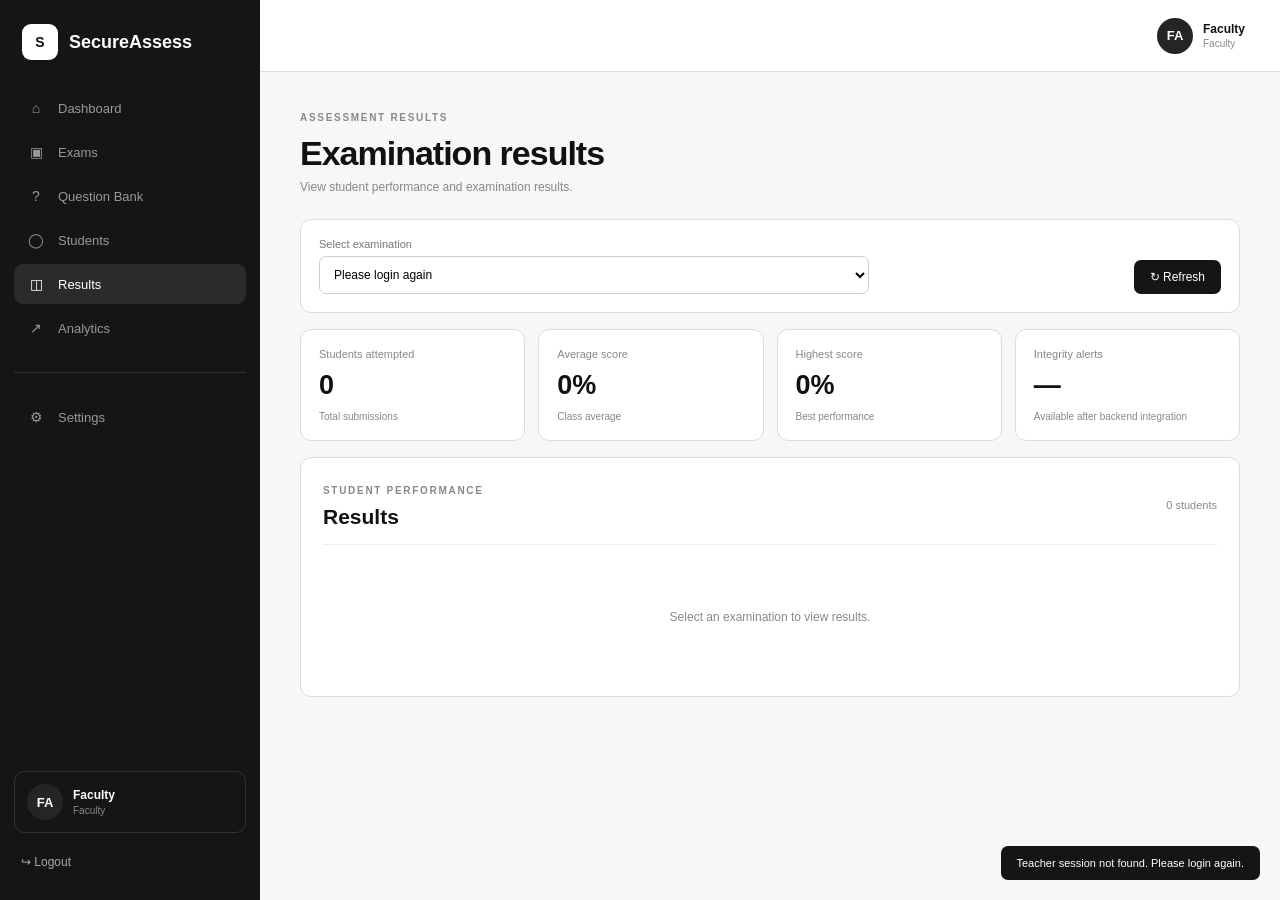
<file: SecureAssess/frontend/teacher-results.html>
<!DOCTYPE html>
<html lang="en">

<head>

    <meta charset="UTF-8">

    <meta
        name="viewport"
        content="width=device-width, initial-scale=1.0"
    >

    <title>Results | SecureAssess</title>

    <link
        rel="stylesheet"
        href="css/teacher-results.css"
    >

</head>


<body>

<div class="app-container">


    <!-- ========================================
         SIDEBAR
    ========================================= -->

    <aside class="sidebar">

        <div>

            <a
                href="teacher-dashboard.html"
                class="brand"
            >

                <span class="brand-icon">
                    S
                </span>

                <span>
                    SecureAssess
                </span>

            </a>


            <nav class="sidebar-nav">

                <a
                    href="teacher-dashboard.html"
                    class="nav-item"
                >

                    <span class="nav-icon">
                        ⌂
                    </span>

                    Dashboard

                </a>


                <a
                    href="teacher-dashboard.html"
                    class="nav-item"
                >

                    <span class="nav-icon">
                        ▣
                    </span>

                    Exams

                </a>


                <a
                    href="question-bank.html"
                    class="nav-item"
                >

                    <span class="nav-icon">
                        ?
                    </span>

                    Question Bank

                </a>


                <a
                    href="#"
                    class="nav-item"
                >

                    <span class="nav-icon">
                        ◯
                    </span>

                    Students

                </a>


                <a
                    href="teacher-results.html"
                    class="nav-item active"
                >

                    <span class="nav-icon">
                        ◫
                    </span>

                    Results

                </a>


                <a
                    href="#"
                    class="nav-item"
                >

                    <span class="nav-icon">
                        ↗
                    </span>

                    Analytics

                </a>


                <div class="nav-divider"></div>


                <a
                    href="#"
                    class="nav-item"
                >

                    <span class="nav-icon">
                        ⚙
                    </span>

                    Settings

                </a>

            </nav>

        </div>


        <!-- ========================================
             SIDEBAR BOTTOM
        ========================================= -->

        <div class="sidebar-bottom">

            <div class="teacher-card">

                <span
                    class="teacher-avatar"
                    id="teacherAvatar"
                >
                    T
                </span>

                <div>

                    <strong id="teacherName">
                        Faculty
                    </strong>

                    <small id="teacherRole">
                        Faculty
                    </small>

                </div>

            </div>


            <button
                id="logoutButton"
                class="logout-button"
            >

                ↪ Logout

            </button>

        </div>

    </aside>


    <!-- ========================================
         MAIN
    ========================================= -->

    <main class="main-content">


        <!-- TOPBAR -->

        <header class="topbar">

            <div class="top-profile">

                <span
                    class="profile-avatar"
                    id="topTeacherAvatar"
                >
                    T
                </span>

                <div>

                    <strong id="topTeacherName">
                        Faculty
                    </strong>

                    <small id="topTeacherRole">
                        Faculty
                    </small>

                </div>

            </div>

        </header>


        <!-- ========================================
             CONTENT
        ========================================= -->

        <div class="results-content">


            <!-- PAGE HEADER -->

            <section class="page-header">

                <span class="section-label">
                    ASSESSMENT RESULTS
                </span>

                <h1>
                    Examination results
                </h1>

                <p>
                    View student performance and examination results.
                </p>

            </section>


            <!-- ========================================
                 EXAM SELECTOR
            ========================================= -->

            <section class="selector-card">

                <div class="selector-left">

                    <label for="examSelect">
                        Select examination
                    </label>

                    <select id="examSelect">

                        <option value="">
                            Loading examinations...
                        </option>

                    </select>

                </div>


                <button
                    id="refreshButton"
                    class="refresh-button"
                >

                    ↻ Refresh

                </button>

            </section>


            <!-- ========================================
                 STATISTICS
            ========================================= -->

            <section class="stats-grid">


                <div class="stat-card">

                    <span>
                        Students attempted
                    </span>

                    <strong id="totalStudents">
                        0
                    </strong>

                    <small>
                        Total submissions
                    </small>

                </div>


                <div class="stat-card">

                    <span>
                        Average score
                    </span>

                    <strong id="averageScore">
                        0%
                    </strong>

                    <small>
                        Class average
                    </small>

                </div>


                <div class="stat-card">

                    <span>
                        Highest score
                    </span>

                    <strong id="highestScore">
                        0%
                    </strong>

                    <small>
                        Best performance
                    </small>

                </div>


                <div class="stat-card">

                    <span>
                        Integrity alerts
                    </span>

                    <strong id="integrityAlerts">
                        —
                    </strong>

                    <small>
                        Available after backend integration
                    </small>

                </div>

            </section>


            <!-- ========================================
                 RESULTS
            ========================================= -->

            <section class="results-card">

                <div class="card-header">

                    <div>

                        <span class="card-label">
                            STUDENT PERFORMANCE
                        </span>

                        <h2>
                            Results
                        </h2>

                    </div>

                    <span id="resultCount">
                        0 students
                    </span>

                </div>


                <div
                    id="loadingMessage"
                    class="message"
                >

                    Select an examination to view results.

                </div>


                <div
                    id="emptyMessage"
                    class="message hidden"
                >

                    No students have submitted this examination yet.

                </div>


                <div
                    id="tableContainer"
                    class="table-container hidden"
                >

                    <table>

                        <thead>

                        <tr>

                            <th>
                                Student
                            </th>

                            <th>
                                Score
                            </th>

                            <th>
                                Percentage
                            </th>

                            <th>
                                Correct
                            </th>

                            <th>
                                Wrong
                            </th>

                            <th>
                                Unanswered
                            </th>

                            <th>
                                Status
                            </th>

                            <th>
                                Action
                            </th>

                        </tr>

                        </thead>


                        <tbody id="resultsTableBody"></tbody>

                    </table>

                </div>

            </section>

        </div>

    </main>

</div>


<!-- ========================================
     RESULT MODAL
========================================= -->

<div
    id="resultModal"
    class="modal hidden"
>

    <div class="modal-content">

        <button
            id="closeModal"
            class="close-modal"
        >
            ×
        </button>


        <span class="section-label">
            RESULT DETAILS
        </span>


        <h2 id="modalStudentName">
            Student
        </h2>


        <div class="modal-grid">


            <div>

                <span>
                    Score
                </span>

                <strong id="modalScore">
                    -
                </strong>

            </div>


            <div>

                <span>
                    Percentage
                </span>

                <strong id="modalPercentage">
                    -
                </strong>

            </div>


            <div>

                <span>
                    Correct
                </span>

                <strong id="modalCorrect">
                    -
                </strong>

            </div>


            <div>

                <span>
                    Wrong
                </span>

                <strong id="modalWrong">
                    -
                </strong>

            </div>


            <div>

                <span>
                    Unanswered
                </span>

                <strong id="modalUnanswered">
                    -
                </strong>

            </div>


            <div>

                <span>
                    Time taken
                </span>

                <strong id="modalTime">
                    -
                </strong>

            </div>

        </div>


        <div class="integrity-box">

            <span>
                Attempt status
            </span>

            <strong id="modalStatus">
                -
            </strong>

        </div>

    </div>

</div>


<!-- TOAST -->

<div
    id="toast"
    class="toast"
></div>


<script src="js/teacher-results.js"></script>

</body>

</html>
</file>
<file: SecureAssess/frontend/css/landing.css>
/* =========================
   RESET
========================= */

* {
    margin: 0;
    padding: 0;
    box-sizing: border-box;
}

html {
    scroll-behavior: smooth;
}

body {
    font-family: Inter, -apple-system, BlinkMacSystemFont,
        "Segoe UI", sans-serif;

    background: #f7f8f6;
    color: #151515;

    line-height: 1.5;
}


/* =========================
   NAVBAR
========================= */

.navbar {
    width: 100%;
    height: 76px;

    padding: 0 6%;

    display: flex;
    align-items: center;
    justify-content: space-between;

    background: rgba(247, 248, 246, 0.92);

    border-bottom: 1px solid #e7e8e5;

    position: sticky;
    top: 0;
    z-index: 100;

    backdrop-filter: blur(12px);
}

.logo {
    display: flex;
    align-items: center;
    gap: 10px;

    font-size: 18px;
    font-weight: 700;
    letter-spacing: -0.5px;
}

.logo-mark {
    width: 32px;
    height: 32px;

    display: flex;
    align-items: center;
    justify-content: center;

    border-radius: 9px;

    background: #151515;
    color: white;

    font-size: 15px;
    font-weight: 700;
}

.nav-links {
    display: flex;
    gap: 34px;
}

.nav-links a,
.login-link {
    text-decoration: none;
    color: #666;

    font-size: 14px;
    font-weight: 500;

    transition: 0.2s ease;
}

.nav-links a:hover,
.login-link:hover {
    color: #151515;
}

.nav-actions {
    display: flex;
    align-items: center;
    gap: 22px;
}

.nav-button {
    padding: 11px 18px;

    border-radius: 9px;

    background: #151515;
    color: white;

    text-decoration: none;

    font-size: 14px;
    font-weight: 600;

    transition: 0.2s ease;
}

.nav-button:hover {
    transform: translateY(-1px);
    opacity: 0.9;
}


/* =========================
   HERO
========================= */

.hero {
    min-height: 720px;

    padding: 90px 6% 100px;

    display: grid;
    grid-template-columns: 0.9fr 1.1fr;

    align-items: center;
    gap: 70px;

    max-width: 1500px;
    margin: auto;
}

.hero-content {
    max-width: 600px;
}

.badge {
    width: fit-content;

    padding: 7px 12px;

    border: 1px solid #dedfdb;
    border-radius: 100px;

    color: #5e625e;

    font-size: 12px;
    font-weight: 600;

    display: flex;
    align-items: center;
    gap: 8px;

    margin-bottom: 25px;
}

.badge-dot {
    width: 7px;
    height: 7px;

    border-radius: 50%;

    background: #151515;
}

.hero h1 {
    font-size: clamp(48px, 5vw, 76px);

    line-height: 1.02;

    letter-spacing: -4px;

    margin-bottom: 25px;
}

.hero h1 span {
    color: #777;
}

.hero-description {
    max-width: 530px;

    color: #666;

    font-size: 17px;

    line-height: 1.7;

    margin-bottom: 32px;
}

.hero-buttons {
    display: flex;
    gap: 12px;

    margin-bottom: 50px;
}

.primary-button {
    display: inline-flex;
    align-items: center;
    gap: 25px;

    padding: 14px 19px;

    border-radius: 10px;

    background: #151515;
    color: white;

    text-decoration: none;

    font-size: 14px;
    font-weight: 600;

    transition: 0.2s ease;
}

.primary-button:hover {
    transform: translateY(-2px);
}

.secondary-button {
    display: inline-flex;
    align-items: center;

    padding: 14px 19px;

    border: 1px solid #dedfdb;
    border-radius: 10px;

    color: #333;

    text-decoration: none;

    font-size: 14px;
    font-weight: 600;

    transition: 0.2s ease;
}

.secondary-button:hover {
    background: white;
}

.hero-trust {
    display: flex;
    align-items: center;
    gap: 22px;
}

.trust-item {
    display: flex;
    flex-direction: column;
}

.trust-item strong {
    font-size: 17px;
}

.trust-item span {
    font-size: 11px;
    color: #858585;
}

.trust-divider {
    height: 32px;
    width: 1px;
    background: #dedfdb;
}


/* =========================
   DASHBOARD PREVIEW
========================= */

.hero-preview {
    perspective: 1000px;
}

.preview-window {
    background: white;

    border: 1px solid #dedfdb;

    border-radius: 18px;

    overflow: hidden;

    box-shadow:
        0 30px 80px rgba(0, 0, 0, 0.08),
        0 5px 20px rgba(0, 0, 0, 0.04);

    transform: rotateY(-4deg) rotateX(2deg);

    transition: 0.4s ease;
}

.preview-window:hover {
    transform: rotateY(0) rotateX(0);
}

.window-header {
    height: 42px;

    border-bottom: 1px solid #eeeeec;

    display: flex;
    align-items: center;

    padding: 0 16px;

    position: relative;
}

.window-dots {
    display: flex;
    gap: 5px;
}

.window-dots span {
    width: 7px;
    height: 7px;

    border-radius: 50%;

    background: #d4d5d2;
}

.window-title {
    position: absolute;
    left: 50%;

    transform: translateX(-50%);

    color: #999;

    font-size: 10px;
}

.preview-content {
    display: flex;

    min-height: 470px;
}

.preview-sidebar {
    width: 65px;

    border-right: 1px solid #eeeeec;

    display: flex;
    flex-direction: column;
    align-items: center;

    padding-top: 20px;

    gap: 24px;
}

.mini-logo {
    width: 27px;
    height: 27px;

    border-radius: 7px;

    display: flex;
    align-items: center;
    justify-content: center;

    background: #151515;
    color: white;

    font-size: 11px;
    font-weight: 700;

    margin-bottom: 12px;
}

.side-line {
    width: 22px;
    height: 6px;

    background: #e5e6e3;

    border-radius: 10px;
}

.side-line.active {
    width: 28px;
    background: #151515;
}

.preview-main {
    flex: 1;
    padding: 28px;
}

.preview-top {
    display: flex;
    justify-content: space-between;
    align-items: center;

    margin-bottom: 22px;
}

.preview-top small {
    font-size: 9px;
    color: #999;
}

.preview-top h3 {
    font-size: 18px;
    margin-top: 2px;
}

.avatar {
    width: 30px;
    height: 30px;

    border-radius: 50%;

    background: #eeeeec;

    display: flex;
    align-items: center;
    justify-content: center;

    font-size: 11px;
    font-weight: 700;
}

.stat-grid {
    display: grid;
    grid-template-columns: repeat(3, 1fr);

    gap: 10px;

    margin-bottom: 18px;
}

.stat-card {
    padding: 13px;

    border: 1px solid #eeeeec;
    border-radius: 10px;

    display: flex;
    flex-direction: column;
}

.stat-card small {
    color: #999;
    font-size: 8px;
}

.stat-card strong {
    font-size: 20px;
    margin: 3px 0;
}

.stat-card span {
    color: #aaa;
    font-size: 8px;
}

.exam-preview {
    border: 1px solid #eeeeec;
    border-radius: 10px;

    padding: 15px;

    margin-bottom: 18px;
}

.exam-preview-heading {
    display: flex;
    justify-content: space-between;
}

.exam-preview-heading small {
    color: #999;
    font-size: 8px;
}

.exam-preview-heading h4 {
    font-size: 13px;
}

.status {
    height: fit-content;

    padding: 4px 7px;

    border-radius: 100px;

    background: #f0f1ee;

    font-size: 7px;
}

.exam-info {
    display: flex;
    gap: 15px;

    margin-top: 12px;

    color: #999;

    font-size: 8px;
}

.chart-preview {
    border: 1px solid #eeeeec;
    border-radius: 10px;

    padding: 15px;
}

.chart-heading {
    display: flex;
    justify-content: space-between;

    font-size: 9px;
}

.chart-heading small {
    color: #aaa;
}

.fake-chart {
    height: 75px;

    margin-top: 12px;

    display: flex;
    align-items: flex-end;

    gap: 8px;
}

.bar {
    flex: 1;

    background: #dedfdb;

    border-radius: 4px 4px 0 0;
}

.b1 {
    height: 38%;
}

.b2 {
    height: 52%;
}

.b3 {
    height: 45%;
}

.b4 {
    height: 70%;
}

.b5 {
    height: 62%;
}

.b6 {
    height: 82%;
}


/* =========================
   GENERAL SECTIONS
========================= */

.features-section,
.how-section {
    padding: 120px 6%;

    max-width: 1250px;

    margin: auto;
}

.section-heading {
    max-width: 650px;

    margin-bottom: 55px;
}

.eyebrow {
    font-size: 11px;
    font-weight: 700;

    letter-spacing: 1.5px;

    color: #888;
}

.section-heading h2 {
    font-size: 46px;

    line-height: 1.08;

    letter-spacing: -2px;

    margin: 13px 0 18px;
}

.section-heading h2 span {
    color: #888;
}

.section-heading p {
    color: #777;

    font-size: 15px;

    line-height: 1.7;
}


/* =========================
   FEATURES
========================= */

.feature-grid {
    display: grid;

    grid-template-columns: repeat(3, 1fr);

    gap: 15px;
}

.feature-card {
    padding: 28px;

    background: white;

    border: 1px solid #e4e5e2;

    border-radius: 14px;

    transition: 0.25s ease;
}

.feature-card:hover {
    transform: translateY(-5px);

    box-shadow: 0 15px 40px rgba(0, 0, 0, 0.05);
}

.feature-icon {
    width: 38px;
    height: 38px;

    display: flex;
    align-items: center;
    justify-content: center;

    background: #f0f1ee;

    border-radius: 10px;

    margin-bottom: 24px;

    font-weight: 700;
}

.feature-card h3 {
    font-size: 18px;

    margin-bottom: 10px;
}

.feature-card p {
    color: #777;

    font-size: 13px;

    line-height: 1.7;
}


/* =========================
   HOW IT WORKS
========================= */

.how-section {
    border-top: 1px solid #e5e6e3;
}

.steps {
    display: grid;

    grid-template-columns: repeat(3, 1fr);

    gap: 45px;
}

.step {
    display: flex;

    gap: 18px;
}

.step-number {
    font-size: 12px;

    font-weight: 700;

    color: #999;
}

.step h3 {
    font-size: 17px;

    margin-bottom: 7px;
}

.step p {
    font-size: 13px;

    color: #777;

    line-height: 1.7;
}


/* =========================
   SECURITY
========================= */

.security-section {
    max-width: 1250px;

    margin: 50px auto 120px;

    padding: 65px;

    background: #151515;

    color: white;

    border-radius: 20px;

    display: grid;

    grid-template-columns: 1fr 0.8fr;

    gap: 80px;

    align-items: center;
}

.security-content h2 {
    font-size: 50px;

    line-height: 1.05;

    letter-spacing: -2px;

    margin: 14px 0 20px;
}

.security-content h2 span {
    color: #999;
}

.security-content p {
    max-width: 480px;

    color: #aaa;

    font-size: 14px;

    line-height: 1.7;

    margin-bottom: 28px;
}

.security-content .primary-button {
    background: white;
    color: #151515;
}

.security-card {
    background: #202020;

    border: 1px solid #333;

    border-radius: 14px;

    padding: 25px;
}

.risk-header {
    display: flex;

    justify-content: space-between;

    align-items: flex-start;
}

.risk-header small {
    color: #888;

    font-size: 9px;
}

.risk-header h3 {
    font-size: 15px;

    margin-top: 4px;
}

.risk-status {
    padding: 5px 8px;

    border-radius: 100px;

    background: #303030;

    color: #bbb;

    font-size: 8px;

    font-weight: 700;
}

.risk-score {
    display: flex;

    align-items: center;

    gap: 20px;

    margin: 35px 0;
}

.score-circle {
    width: 100px;
    height: 100px;

    border: 7px solid #555;

    border-radius: 50%;

    display: flex;

    flex-direction: column;

    align-items: center;
    justify-content: center;
}

.score-circle strong {
    font-size: 28px;
}

.score-circle span {
    color: #777;

    font-size: 9px;
}

.risk-info strong {
    font-size: 15px;
}

.risk-info p {
    color: #888;

    font-size: 10px;

    margin-top: 5px;
}

.event-list {
    border-top: 1px solid #333;

    padding-top: 18px;
}

.event-list div {
    display: flex;

    justify-content: space-between;

    padding: 8px 0;

    color: #888;

    font-size: 10px;
}

.event-list strong {
    color: #ddd;
}


/* =========================
   FOOTER
========================= */

footer {
    border-top: 1px solid #e4e5e2;

    padding: 30px 6%;

    display: flex;

    align-items: center;

    justify-content: space-between;

    color: #888;

    font-size: 11px;
}

footer .logo {
    color: #151515;
}

.copyright {
    color: #aaa;
}


/* =========================
   RESPONSIVE
========================= */

@media (max-width: 1000px) {

    .nav-links {
        display: none;
    }

    .hero {
        grid-template-columns: 1fr;

        padding-top: 60px;
    }

    .hero-content {
        max-width: 700px;
    }

    .hero-preview {
        max-width: 750px;
    }

    .feature-grid,
    .steps {
        grid-template-columns: 1fr;
    }

    .security-section {
        margin-left: 6%;
        margin-right: 6%;

        grid-template-columns: 1fr;

        gap: 40px;
    }
}


@media (max-width: 600px) {

    .navbar {
        padding: 0 5%;
    }

    .login-link {
        display: none;
    }

    .hero {
        padding: 60px 5%;
    }

    .hero h1 {
        font-size: 48px;

        letter-spacing: -2.5px;
    }

    .hero-buttons {
        flex-direction: column;

        align-items: stretch;
    }

    .hero-trust {
        flex-wrap: wrap;
    }

    .preview-content {
        min-height: 400px;
    }

    .preview-sidebar {
        width: 45px;
    }

    .preview-main {
        padding: 16px;
    }

    .stat-grid {
        grid-template-columns: 1fr;
    }

    .features-section,
    .how-section {
        padding: 80px 5%;
    }

    .section-heading h2 {
        font-size: 38px;
    }

    .security-section {
        margin: 20px 5% 80px;

        padding: 35px 25px;
    }

    .security-content h2 {
        font-size: 40px;
    }

    footer {
        flex-direction: column;

        gap: 15px;

        text-align: center;
    }
}
</file>
<file: SecureAssess/frontend/css/create-exam.css>
/* =========================
   RESET
========================= */

* {
    margin: 0;
    padding: 0;
    box-sizing: border-box;
}


body {
    font-family: Inter, -apple-system, BlinkMacSystemFont,
        "Segoe UI", sans-serif;

    background: #f7f8f6;

    color: #151515;

    line-height: 1.5;
}


/* =========================
   TOPBAR
========================= */

.topbar {
    height: 70px;

    padding: 0 5%;

    background: white;

    border-bottom: 1px solid #e4e5e2;

    display: flex;

    align-items: center;

    justify-content: space-between;
}


.brand {
    display: flex;

    align-items: center;

    gap: 10px;

    color: #151515;

    text-decoration: none;

    font-size: 16px;

    font-weight: 700;
}


.brand-icon {
    width: 31px;
    height: 31px;

    border-radius: 8px;

    background: #151515;

    color: white;

    display: flex;

    align-items: center;

    justify-content: center;

    font-size: 14px;

    font-weight: 800;
}


.top-right {
    display: flex;

    align-items: center;

    gap: 20px;
}


.secure-text {
    color: #999;

    font-size: 9px;
}


.profile {
    display: flex;

    align-items: center;

    gap: 8px;

    font-size: 10px;

    font-weight: 600;
}


.avatar {
    width: 31px;
    height: 31px;

    border-radius: 50%;

    background: #151515;

    color: white;

    display: flex;

    align-items: center;

    justify-content: center;

    font-size: 10px;
}


/* =========================
   PAGE
========================= */

.page-container {
    max-width: 1250px;

    margin: auto;

    padding: 30px 30px 70px;
}


/* =========================
   BREADCRUMB
========================= */

.breadcrumb {
    display: flex;

    gap: 8px;

    align-items: center;

    margin-bottom: 28px;

    color: #999;

    font-size: 9px;
}


.breadcrumb a {
    color: #777;

    text-decoration: none;
}


/* =========================
   PAGE HEADER
========================= */

.page-header {
    display: flex;

    align-items: flex-end;

    justify-content: space-between;

    margin-bottom: 25px;
}


.section-label,
.card-label {
    color: #999;

    font-size: 8px;

    font-weight: 700;

    letter-spacing: 1.4px;
}


.page-header h1 {
    margin-top: 7px;

    font-size: 30px;

    letter-spacing: -1.2px;
}


.page-header p {
    margin-top: 5px;

    color: #888;

    font-size: 11px;
}


.draft-status {
    display: flex;

    align-items: center;

    gap: 7px;

    padding: 7px 10px;

    border-radius: 100px;

    background: #f0f1ee;

    color: #777;

    font-size: 8px;
}


.draft-dot {
    width: 6px;
    height: 6px;

    border-radius: 50%;

    background: #777;
}


/* =========================
   STEPS
========================= */

.steps {
    display: flex;

    align-items: center;

    margin-bottom: 18px;
}


.step {
    display: flex;

    align-items: center;

    gap: 9px;

    min-width: 180px;
}


.step-number {
    width: 29px;
    height: 29px;

    border-radius: 7px;

    background: #eeeeec;

    color: #999;

    display: flex;

    align-items: center;

    justify-content: center;

    font-size: 8px;

    font-weight: 700;
}


.step.active .step-number {
    background: #151515;

    color: white;
}


.step strong {
    display: block;

    font-size: 9px;
}


.step small {
    display: block;

    color: #999;

    font-size: 7px;
}


.step-line {
    flex: 0 1 80px;

    height: 1px;

    background: #dedfdb;

    margin: 0 12px;
}


/* =========================
   FORM LAYOUT
========================= */

.form-layout {
    display: grid;

    grid-template-columns: 1.35fr .65fr;

    gap: 15px;

    align-items: start;
}


.form-card,
.settings-card {
    background: white;

    border: 1px solid #e4e5e2;

    border-radius: 11px;

    padding: 26px;
}


.card-header {
    padding-bottom: 20px;

    margin-bottom: 22px;

    border-bottom: 1px solid #eeeeec;
}


.card-header h2 {
    margin-top: 4px;

    font-size: 17px;

    letter-spacing: -0.3px;
}


/* =========================
   FORM
========================= */

.form-group {
    margin-bottom: 20px;
}


.form-row {
    display: grid;

    grid-template-columns: 1fr 1fr;

    gap: 13px;
}


.form-group label {
    display: block;

    margin-bottom: 7px;

    color: #555;

    font-size: 9px;

    font-weight: 600;
}


.form-group input,
.form-group select,
.form-group textarea {
    width: 100%;

    border: 1px solid #dedfdb;

    border-radius: 8px;

    background: #fff;

    color: #222;

    padding: 11px 12px;

    font-family: inherit;

    font-size: 10px;

    outline: none;

    transition: .2s;
}


.form-group textarea {
    resize: vertical;

    min-height: 100px;
}


.form-group input:focus,
.form-group select:focus,
.form-group textarea:focus {
    border-color: #777;

    box-shadow:
        0 0 0 3px #f0f1ee;
}


.field-hint {
    display: block;

    margin-top: 5px;

    color: #aaa;

    font-size: 7px;
}


/* =========================
   FORM ACTIONS
========================= */

.form-actions {
    display: flex;

    justify-content: flex-end;

    align-items: center;

    gap: 9px;

    padding-top: 15px;

    border-top: 1px solid #eeeeec;

    margin-top: 10px;
}


.cancel-button,
.draft-button,
.continue-button {
    height: 40px;

    padding: 0 13px;

    border-radius: 7px;

    font-family: inherit;

    font-size: 9px;

    font-weight: 600;

    cursor: pointer;

    text-decoration: none;

    display: flex;

    align-items: center;

    gap: 10px;
}


.cancel-button {
    color: #777;

    background: transparent;

    border: none;
}


.draft-button {
    border: 1px solid #dedfdb;

    background: white;

    color: #666;
}


.continue-button {
    border: none;

    background: #151515;

    color: white;
}


.continue-button:hover {
    background: #333;
}


/* =========================
   SETTINGS
========================= */

.settings-column {
    display: flex;

    flex-direction: column;

    gap: 15px;
}


.settings-card {
    padding: 21px;
}


.settings-card .card-header {
    margin-bottom: 5px;

    padding-bottom: 16px;
}


.setting-list {
    display: flex;

    flex-direction: column;
}


.setting {
    min-height: 62px;

    border-bottom: 1px solid #eeeeec;

    display: flex;

    align-items: center;

    justify-content: space-between;

    gap: 12px;

    cursor: pointer;
}


.setting:last-child {
    border-bottom: none;
}


.setting strong {
    display: block;

    font-size: 9px;
}


.setting small {
    display: block;

    margin-top: 3px;

    color: #999;

    font-size: 7px;
}


/* =========================
   TOGGLE
========================= */

.setting input {
    display: none;
}


.toggle {
    width: 34px;
    height: 19px;

    flex-shrink: 0;

    border-radius: 100px;

    background: #ddd;

    position: relative;

    transition: .2s;
}


.toggle::after {
    content: "";

    width: 13px;
    height: 13px;

    position: absolute;

    top: 3px;
    left: 3px;

    border-radius: 50%;

    background: white;

    transition: .2s;

    box-shadow:
        0 1px 3px rgba(0,0,0,.15);
}


.setting input:checked + .toggle {
    background: #151515;
}


.setting input:checked + .toggle::after {
    transform: translateX(15px);
}


/* =========================
   INFO
========================= */

.info-card {
    padding: 17px;

    border-radius: 10px;

    background: #eeeeec;

    display: flex;

    gap: 11px;
}


.info-icon {
    width: 25px;
    height: 25px;

    flex-shrink: 0;

    border-radius: 7px;

    background: #151515;

    color: white;

    display: flex;

    align-items: center;

    justify-content: center;

    font-size: 10px;

    font-weight: 700;
}


.info-card strong {
    font-size: 9px;
}


.info-card p {
    margin-top: 4px;

    color: #777;

    font-size: 8px;

    line-height: 1.5;
}


/* =========================
   TOAST
========================= */

.toast {
    position: fixed;

    left: 50%;

    bottom: 25px;

    transform:
        translateX(-50%)
        translateY(80px);

    padding: 11px 17px;

    border-radius: 8px;

    background: #151515;

    color: white;

    font-size: 9px;

    opacity: 0;

    transition: .3s;

    z-index: 5000;
}


.toast.show {
    opacity: 1;

    transform:
        translateX(-50%)
        translateY(0);
}


/* =========================
   RESPONSIVE
========================= */

@media (max-width: 900px) {

    .form-layout {
        grid-template-columns: 1fr;
    }

}


@media (max-width: 650px) {

    .page-container {
        padding: 25px 17px 50px;
    }

    .top-right .secure-text {
        display: none;
    }

    .page-header {
        align-items: flex-start;

        flex-direction: column;

        gap: 15px;
    }

    .steps {
        overflow-x: auto;

        padding-bottom: 8px;
    }

    .step {
        min-width: 150px;
    }

    .step-line {
        min-width: 35px;
    }

    .form-card,
    .settings-card {
        padding: 20px;
    }

    .form-row {
        grid-template-columns: 1fr;
    }

    .form-actions {
        flex-wrap: wrap;
    }

}


@media (max-width: 450px) {

    .form-actions {
        flex-direction: column;

        align-items: stretch;
    }

    .cancel-button,
    .draft-button,
    .continue-button {
        justify-content: center;
    }

}
</file>
<file: SecureAssess/frontend/css/exam.css>
/* =========================
   RESET
========================= */

* {
    margin: 0;
    padding: 0;
    box-sizing: border-box;
}


body {
    font-family: Inter, -apple-system, BlinkMacSystemFont,
        "Segoe UI", sans-serif;

    background: #f5f6f4;

    color: #151515;

    line-height: 1.5;

    user-select: none;
}


/* =========================
   HEADER
========================= */

.exam-header {
    height: 72px;

    background: white;

    border-bottom: 1px solid #dedfdb;

    display: flex;

    align-items: center;

    padding: 0 28px;

    gap: 30px;

    position: sticky;

    top: 0;

    z-index: 100;
}


.exam-brand {
    display: flex;

    align-items: center;

    gap: 10px;

    min-width: 280px;
}


.brand-icon {
    width: 32px;
    height: 32px;

    border-radius: 8px;

    background: #151515;

    color: white;

    display: flex;

    align-items: center;

    justify-content: center;

    font-size: 14px;

    font-weight: 800;
}


.exam-brand strong {
    display: block;

    font-size: 13px;
}


.exam-brand span:last-child {
    display: block;

    margin-top: 2px;

    color: #999;

    font-size: 9px;
}


/* =========================
   HEADER STATUS
========================= */

.exam-status-area {
    flex: 1;

    display: flex;

    justify-content: center;

    align-items: center;

    gap: 20px;
}


.save-status,
.integrity-status {
    display: flex;

    align-items: center;

    gap: 7px;

    color: #888;

    font-size: 9px;
}


.save-dot,
.integrity-indicator {
    width: 6px;
    height: 6px;

    border-radius: 50%;

    background: #6c786e;
}


.integrity-indicator {
    background: #151515;
}


/* =========================
   TIMER
========================= */

.timer-container {
    min-width: 105px;

    padding: 9px 13px;

    border: 1px solid #dedfdb;

    border-radius: 9px;

    background: #fafaf9;

    text-align: center;
}


.timer-label {
    display: block;

    color: #999;

    font-size: 7px;

    font-weight: 700;

    letter-spacing: 1px;
}


.timer-container strong {
    display: block;

    margin-top: 1px;

    font-size: 18px;

    letter-spacing: 1px;

    font-variant-numeric: tabular-nums;
}


/* =========================
   MAIN LAYOUT
========================= */

.exam-layout {
    max-width: 1400px;

    margin: auto;

    min-height: calc(100vh - 72px);

    padding: 30px;

    display: grid;

    grid-template-columns: minmax(0, 1fr) 330px;

    gap: 20px;
}


/* =========================
   QUESTION AREA
========================= */

.question-area {
    min-width: 0;
}


.question-top {
    display: flex;

    align-items: center;

    justify-content: space-between;

    margin-bottom: 12px;
}


.question-label {
    color: #999;

    font-size: 9px;

    font-weight: 700;

    letter-spacing: 1.3px;

    margin-right: 8px;
}


#questionNumber {
    font-size: 18px;
}


.question-total {
    color: #aaa;

    font-size: 11px;
}


.review-button {
    border: 1px solid #dedfdb;

    background: white;

    border-radius: 8px;

    padding: 9px 12px;

    color: #777;

    cursor: pointer;

    font-family: inherit;

    font-size: 9px;

    display: flex;

    align-items: center;

    gap: 7px;

    transition: 0.2s ease;
}


.review-button:hover {
    border-color: #bbb;

    color: #151515;
}


.review-button.marked {
    background: #151515;

    border-color: #151515;

    color: white;
}


/* =========================
   PROGRESS
========================= */

.progress-container {
    width: 100%;

    height: 4px;

    background: #e5e6e3;

    border-radius: 10px;

    overflow: hidden;

    margin-bottom: 18px;
}


.progress-bar {
    width: 3.33%;

    height: 100%;

    background: #151515;

    transition: width 0.3s ease;
}


/* =========================
   QUESTION CARD
========================= */

.question-card {
    background: white;

    border: 1px solid #e4e5e2;

    border-radius: 12px;

    padding: 35px;

    min-height: 480px;
}


.question-topic {
    display: inline-block;

    padding: 5px 8px;

    border-radius: 5px;

    background: #f0f1ee;

    color: #777;

    font-size: 8px;

    font-weight: 700;

    letter-spacing: 1px;

    margin-bottom: 22px;
}


.question-card h1 {
    max-width: 850px;

    font-size: 24px;

    line-height: 1.4;

    letter-spacing: -0.5px;

    margin-bottom: 30px;
}


/* =========================
   OPTIONS
========================= */

.options {
    display: flex;

    flex-direction: column;

    gap: 11px;

    max-width: 800px;
}


.option {
    min-height: 58px;

    padding: 12px 15px;

    border: 1px solid #e2e3e0;

    border-radius: 9px;

    display: flex;

    align-items: center;

    gap: 13px;

    cursor: pointer;

    transition: 0.2s ease;
}


.option:hover {
    border-color: #bbb;

    background: #fafaf9;
}


.option.selected {
    border-color: #151515;

    background: #f5f5f3;
}


.option input {
    position: absolute;

    opacity: 0;

    pointer-events: none;
}


.option-letter {
    width: 29px;
    height: 29px;

    border: 1px solid #dedfdb;

    border-radius: 7px;

    display: flex;

    align-items: center;

    justify-content: center;

    color: #777;

    font-size: 10px;

    font-weight: 700;
}


.option.selected .option-letter {
    background: #151515;

    border-color: #151515;

    color: white;
}


.option-text {
    color: #555;

    font-size: 12px;
}


.option.selected .option-text {
    color: #151515;

    font-weight: 600;
}


/* =========================
   QUESTION FOOTER
========================= */

.question-footer {
    max-width: 800px;

    margin-top: 35px;

    padding-top: 15px;

    border-top: 1px solid #eeeeec;

    display: flex;

    justify-content: space-between;

    color: #aaa;

    font-size: 8px;
}


/* =========================
   NAVIGATION
========================= */

.question-navigation {
    margin-top: 15px;

    display: flex;

    align-items: center;

    justify-content: space-between;
}


.previous-button,
.next-button {
    min-width: 100px;

    height: 40px;

    border-radius: 8px;

    font-family: inherit;

    font-size: 10px;

    font-weight: 600;

    cursor: pointer;

    transition: 0.2s ease;
}


.previous-button {
    border: 1px solid #dedfdb;

    background: white;

    color: #777;
}


.previous-button:hover:not(:disabled) {
    color: #151515;

    border-color: #bbb;
}


.next-button {
    border: none;

    background: #151515;

    color: white;
}


.next-button:hover {
    background: #333;
}


.previous-button:disabled {
    opacity: 0.4;

    cursor: not-allowed;
}


.navigation-center {
    color: #999;

    font-size: 9px;
}


/* =========================
   SIDEBAR
========================= */

.exam-sidebar {
    display: flex;

    flex-direction: column;

    gap: 15px;
}


.navigator-card,
.integrity-card {
    background: white;

    border: 1px solid #e4e5e2;

    border-radius: 12px;

    padding: 20px;
}


.sidebar-card-header {
    display: flex;

    justify-content: space-between;

    align-items: flex-start;

    margin-bottom: 17px;
}


.sidebar-label {
    color: #999;

    font-size: 8px;

    font-weight: 700;

    letter-spacing: 1.2px;
}


.sidebar-card-header h2 {
    margin-top: 4px;

    font-size: 14px;

    letter-spacing: -0.3px;
}


#answeredCount {
    color: #999;

    font-size: 9px;
}


/* =========================
   QUESTION GRID
========================= */

.question-grid {
    display: grid;

    grid-template-columns:
        repeat(5, 1fr);

    gap: 6px;
}


.question-number {
    height: 32px;

    border: 1px solid #e3e4e1;

    background: #fafaf9;

    color: #888;

    border-radius: 6px;

    cursor: pointer;

    font-family: inherit;

    font-size: 9px;

    transition: 0.15s ease;
}


.question-number:hover {
    border-color: #aaa;

    color: #151515;
}


.question-number.current {
    background: #151515;

    border-color: #151515;

    color: white;
}


.question-number.answered {
    background: #e8eee9;

    border-color: #d3ddd4;

    color: #566258;
}


.question-number.review {
    border: 2px solid #777;

    color: #555;
}


.question-number.current.review {
    background: #151515;

    color: white;

    border-color: #151515;
}


/* =========================
   LEGEND
========================= */

.legend {
    margin-top: 18px;

    padding-top: 15px;

    border-top: 1px solid #eeeeec;

    display: grid;

    grid-template-columns: 1fr 1fr;

    gap: 8px;

    color: #999;

    font-size: 8px;
}


.legend div {
    display: flex;

    align-items: center;

    gap: 6px;
}


.legend-box {
    width: 10px;
    height: 10px;

    border-radius: 3px;

    border: 1px solid #dedfdb;

    background: #fafaf9;
}


.legend-box.answered {
    background: #e8eee9;

    border-color: #d3ddd4;
}


.legend-box.current {
    background: #151515;

    border-color: #151515;
}


.legend-box.review {
    background: white;

    border: 2px solid #777;
}


/* =========================
   INTEGRITY CARD
========================= */

.live-badge {
    padding: 4px 7px;

    border-radius: 100px;

    background: #f0f1ee;

    color: #657166;

    font-size: 7px;

    font-weight: 700;
}


.integrity-score {
    display: flex;

    align-items: center;

    gap: 13px;

    padding-bottom: 17px;

    border-bottom: 1px solid #eeeeec;
}


.score-circle {
    width: 65px;
    height: 65px;

    flex-shrink: 0;

    border: 5px solid #d9ded9;

    border-radius: 50%;

    display: flex;

    flex-direction: column;

    align-items: center;

    justify-content: center;
}


.score-circle strong {
    font-size: 19px;
}


.score-circle span {
    color: #aaa;

    font-size: 7px;
}


.integrity-score > div:last-child strong {
    font-size: 11px;
}


.integrity-score p {
    margin-top: 3px;

    color: #999;

    font-size: 8px;

    line-height: 1.4;
}


.integrity-events {
    padding-top: 13px;
}


.integrity-events div {
    display: flex;

    align-items: center;

    justify-content: space-between;

    padding: 5px 0;

    color: #999;

    font-size: 8px;
}


.integrity-events strong {
    color: #555;

    font-size: 9px;
}


/* =========================
   SUBMIT
========================= */

.submit-button {
    width: 100%;

    height: 46px;

    border: none;

    border-radius: 8px;

    background: #151515;

    color: white;

    cursor: pointer;

    font-family: inherit;

    font-size: 10px;

    font-weight: 600;

    display: flex;

    align-items: center;

    justify-content: space-between;

    padding: 0 15px;

    transition: 0.2s ease;
}


.submit-button:hover {
    background: #333;

    transform: translateY(-1px);
}


/* =========================
   MODALS
========================= */

.modal-overlay {
    position: fixed;

    inset: 0;

    background: rgba(0, 0, 0, 0.55);

    display: none;

    align-items: center;

    justify-content: center;

    padding: 20px;

    z-index: 5000;

    backdrop-filter: blur(4px);
}


.modal-overlay.show {
    display: flex;
}


.warning-modal,
.submit-modal {
    width: 100%;

    max-width: 400px;

    background: white;

    border-radius: 14px;

    padding: 30px;

    text-align: center;

    box-shadow: 0 30px 80px rgba(0, 0, 0, 0.2);
}


.warning-icon,
.submit-icon {
    width: 45px;
    height: 45px;

    margin: 0 auto 15px;

    border-radius: 50%;

    background: #f0f1ee;

    display: flex;

    align-items: center;

    justify-content: center;

    font-size: 18px;

    font-weight: 700;
}


.modal-label {
    color: #999;

    font-size: 8px;

    font-weight: 700;

    letter-spacing: 1.5px;
}


.warning-modal h2,
.submit-modal h2 {
    margin-top: 8px;

    font-size: 20px;

    letter-spacing: -0.5px;
}


.warning-modal p,
.submit-modal p {
    margin-top: 8px;

    color: #777;

    font-size: 10px;

    line-height: 1.6;
}


.warning-counter {
    margin-top: 18px;

    padding: 10px;

    border-radius: 8px;

    background: #f5f5f3;

    color: #777;

    font-size: 9px;
}


.warning-counter strong {
    color: #151515;
}


.warning-button {
    width: 100%;

    height: 42px;

    margin-top: 20px;

    border: none;

    border-radius: 8px;

    background: #151515;

    color: white;

    cursor: pointer;

    font-family: inherit;

    font-size: 10px;

    font-weight: 600;
}


/* =========================
   SUBMIT MODAL
========================= */

.submit-icon {
    background: #eef2ee;

    color: #657166;
}


.submit-summary {
    display: grid;

    grid-template-columns: 1fr 1fr;

    gap: 10px;

    margin-top: 20px;
}


.submit-summary div {
    padding: 12px;

    background: #f7f7f5;

    border-radius: 8px;
}


.submit-summary span {
    display: block;

    color: #999;

    font-size: 8px;
}


.submit-summary strong {
    display: block;

    margin-top: 3px;

    font-size: 18px;
}


.modal-actions {
    display: grid;

    grid-template-columns: 1fr 1fr;

    gap: 10px;

    margin-top: 20px;
}


.cancel-button,
.confirm-button {
    height: 42px;

    border-radius: 8px;

    cursor: pointer;

    font-family: inherit;

    font-size: 10px;

    font-weight: 600;
}


.cancel-button {
    border: 1px solid #dedfdb;

    background: white;

    color: #666;
}


.confirm-button {
    border: none;

    background: #151515;

    color: white;
}


/* =========================
   RESPONSIVE
========================= */

@media (max-width: 1000px) {

    .exam-layout {
        grid-template-columns: 1fr;
    }

    .exam-sidebar {
        display: grid;

        grid-template-columns: 1fr 1fr;
    }

    .submit-button {
        grid-column: 1 / -1;
    }

}


@media (max-width: 700px) {

    .exam-header {
        padding: 0 15px;

        gap: 10px;
    }

    .exam-brand {
        min-width: auto;
    }

    .exam-brand span:last-child {
        display: none;
    }

    .exam-status-area {
        display: none;
    }

    .timer-container {
        min-width: 90px;
    }

    .exam-layout {
        padding: 18px 15px 40px;
    }

    .question-card {
        padding: 22px;

        min-height: 450px;
    }

    .question-card h1 {
        font-size: 20px;
    }

    .exam-sidebar {
        grid-template-columns: 1fr;
    }

}


@media (max-width: 450px) {

    .question-navigation {
        gap: 8px;
    }

    .previous-button,
    .next-button {
        min-width: 80px;
    }

    .navigation-center {
        display: none;
    }

    .question-grid {
        grid-template-columns: repeat(6, 1fr);
    }

}
</file>
<file: SecureAssess/frontend/css/login.css>
/* =========================
   RESET
========================= */

* {
    margin: 0;
    padding: 0;
    box-sizing: border-box;
}

html,
body {
    min-height: 100%;
}

body {
    font-family: Inter, -apple-system, BlinkMacSystemFont,
        "Segoe UI", sans-serif;

    background: #f7f8f6;
    color: #151515;
}


/* =========================
   PAGE
========================= */

.login-page {
    min-height: 100vh;

    display: grid;
    grid-template-columns: 1fr 0.9fr;
}


/* =========================
   LEFT SIDE
========================= */

.login-info {
    background: #151515;
    color: white;

    padding: 45px 7%;

    display: flex;
    flex-direction: column;

    position: relative;
}

.brand {
    display: flex;
    align-items: center;
    gap: 10px;

    color: white;
    text-decoration: none;

    font-size: 18px;
    font-weight: 700;
}

.brand-icon {
    width: 34px;
    height: 34px;

    display: flex;
    align-items: center;
    justify-content: center;

    border-radius: 9px;

    background: white;
    color: #151515;

    font-size: 15px;
    font-weight: 800;
}

.info-content {
    max-width: 570px;

    margin: auto 0;
}

.eyebrow {
    color: #777;

    font-size: 10px;
    font-weight: 700;

    letter-spacing: 1.8px;
}

.info-content h1 {
    margin-top: 15px;

    font-size: clamp(45px, 5vw, 72px);

    line-height: 1.03;

    letter-spacing: -4px;
}

.info-content h1 span {
    display: block;

    color: #777;
}

.info-content > p {
    max-width: 480px;

    margin-top: 25px;

    color: #999;

    font-size: 15px;

    line-height: 1.7;
}


/* =========================
   SECURITY POINTS
========================= */

.security-points {
    margin-top: 45px;

    display: flex;
    flex-direction: column;

    gap: 22px;
}

.security-point {
    display: flex;

    gap: 14px;

    align-items: flex-start;
}

.point-icon {
    width: 24px;
    height: 24px;

    flex-shrink: 0;

    display: flex;
    align-items: center;
    justify-content: center;

    border: 1px solid #444;

    border-radius: 50%;

    color: #aaa;

    font-size: 11px;
}

.security-point strong {
    display: block;

    font-size: 13px;
    font-weight: 600;
}

.security-point p {
    margin-top: 3px;

    color: #777;

    font-size: 11px;
}


/* =========================
   FOOTER
========================= */

.login-footer-text {
    color: #555;

    font-size: 10px;
}


/* =========================
   RIGHT SIDE
========================= */

.login-container {
    min-height: 100vh;

    display: flex;
    align-items: center;
    justify-content: center;

    padding: 50px;
}


/* =========================
   LOGIN CARD
========================= */

.login-card {
    width: 100%;
    max-width: 430px;
}

.mobile-brand {
    display: none;
}

.login-heading {
    margin-bottom: 35px;
}

.small-label {
    color: #999;

    font-size: 10px;
    font-weight: 700;

    letter-spacing: 1.5px;
}

.login-heading h2 {
    margin-top: 10px;

    font-size: 32px;

    line-height: 1.15;

    letter-spacing: -1.2px;
}

.login-heading p {
    margin-top: 9px;

    color: #777;

    font-size: 13px;
}


/* =========================
   FORM
========================= */

.form-group {
    margin-bottom: 21px;
}

.form-group label {
    display: block;

    margin-bottom: 8px;

    color: #333;

    font-size: 12px;
    font-weight: 600;
}

.label-row {
    display: flex;

    align-items: center;

    justify-content: space-between;
}

.label-row a {
    color: #777;

    font-size: 11px;

    text-decoration: none;
}

.label-row a:hover {
    color: #151515;

    text-decoration: underline;
}


/* =========================
   INPUTS
========================= */

input,
select {
    width: 100%;

    height: 48px;

    padding: 0 14px;

    border: 1px solid #dedfdb;

    border-radius: 9px;

    background: white;

    color: #151515;

    outline: none;

    font-family: inherit;

    font-size: 13px;

    transition: 0.2s ease;
}

input::placeholder {
    color: #aaa;
}

input:focus,
select:focus {
    border-color: #888;

    box-shadow:
        0 0 0 3px rgba(0, 0, 0, 0.04);
}


/* =========================
   PASSWORD
========================= */

.password-wrapper {
    position: relative;
}

.password-wrapper input {
    padding-right: 65px;
}

.password-toggle {
    position: absolute;

    right: 12px;

    top: 50%;

    transform: translateY(-50%);

    border: none;

    background: transparent;

    color: #777;

    cursor: pointer;

    font-family: inherit;

    font-size: 11px;

    font-weight: 600;
}

.password-toggle:hover {
    color: #151515;
}


/* =========================
   SELECT
========================= */

select {
    cursor: pointer;

    appearance: none;

    background-image:
        linear-gradient(
            45deg,
            transparent 50%,
            #777 50%
        ),
        linear-gradient(
            135deg,
            #777 50%,
            transparent 50%
        );

    background-position:
        calc(100% - 18px) 21px,
        calc(100% - 13px) 21px;

    background-size:
        5px 5px,
        5px 5px;

    background-repeat: no-repeat;
}


/* =========================
   REMEMBER ME
========================= */

.remember-row {
    margin: 5px 0 20px;
}

.checkbox-container {
    display: flex !important;

    align-items: center;

    gap: 8px;

    color: #777 !important;

    font-size: 11px !important;

    font-weight: 400 !important;

    cursor: pointer;
}

.checkbox-container input {
    width: 15px;

    height: 15px;

    cursor: pointer;

    accent-color: #151515;
}


/* =========================
   LOGIN MESSAGE
========================= */

.login-message {
    display: none;

    padding: 10px 12px;

    margin-bottom: 15px;

    border-radius: 8px;

    background: #f3f3f1;

    color: #555;

    font-size: 11px;
}

.login-message.show {
    display: block;
}

.login-message.error {
    background: #f7eeee;

    color: #9b5555;
}

.login-message.success {
    background: #eef5ef;

    color: #54735b;
}

.login-message.info {
    background: #f1f1ef;

    color: #666;
}


/* =========================
   LOGIN BUTTON
========================= */

.login-button {
    width: 100%;

    height: 49px;

    border: none;

    border-radius: 9px;

    background: #151515;

    color: white;

    cursor: pointer;

    font-family: inherit;

    font-size: 13px;

    font-weight: 600;

    display: flex;

    align-items: center;

    justify-content: center;

    transition: 0.2s ease;
}

.login-button:hover {
    transform: translateY(-1px);

    background: #252525;
}

.login-button:disabled {
    cursor: not-allowed;

    opacity: 0.7;

    transform: none;
}


/* =========================
   LOADER
========================= */

.loader {
    display: none;

    width: 16px;

    height: 16px;

    margin-left: 8px;

    border: 2px solid #777;

    border-top-color: white;

    border-radius: 50%;

    animation: spin 0.7s linear infinite;
}

.loader.show {
    display: inline-block;
}

@keyframes spin {

    to {
        transform: rotate(360deg);
    }

}


/* =========================
   REGISTER LINK
========================= */

.register-link {
    text-align: center;

    margin-top: 20px;

    color: #777;

    font-size: 12px;
}

.register-link a {
    color: #151515;

    font-weight: 700;

    text-decoration: none;

    margin-left: 5px;

    transition: 0.2s ease;
}

.register-link a:hover {
    color: #555;

    text-decoration: underline;
}


/* =========================
   SECURITY NOTE
========================= */

.login-note {
    margin-top: 25px;

    display: flex;

    align-items: center;

    justify-content: center;

    gap: 8px;

    color: #999;

    font-size: 10px;
}

.shield-icon {
    color: #777;

    font-size: 8px;
}


/* =========================
   RESPONSIVE
========================= */

@media (max-width: 900px) {

    .login-page {
        grid-template-columns: 1fr;
    }

    .login-info {
        display: none;
    }

    .login-container {
        min-height: 100vh;

        padding: 35px 25px;
    }

    .mobile-brand {
        display: flex;

        align-items: center;

        justify-content: center;

        gap: 10px;

        margin-bottom: 55px;

        font-size: 18px;

        font-weight: 700;
    }

    .mobile-brand .brand-icon {
        background: #151515;

        color: white;
    }

}


@media (max-width: 480px) {

    .login-container {
        padding: 25px 20px;
    }

    .mobile-brand {
        margin-bottom: 40px;
    }

    .login-heading h2 {
        font-size: 28px;
    }

    .register-link {
        font-size: 11px;
    }

}
</file>
<file: SecureAssess/frontend/css/question-bank.css>
/* =========================
   RESET
========================= */

* {
    margin: 0;
    padding: 0;
    box-sizing: border-box;
}


body {
    font-family: Inter, -apple-system, BlinkMacSystemFont,
        "Segoe UI", sans-serif;

    background: #f7f8f6;

    color: #151515;

    line-height: 1.5;
}


/* =========================
   TOPBAR
========================= */

.topbar {
    height: 70px;

    padding: 0 5%;

    background: white;

    border-bottom: 1px solid #e4e5e2;

    display: flex;

    align-items: center;

    justify-content: space-between;
}


.brand {
    display: flex;

    align-items: center;

    gap: 10px;

    color: #151515;

    text-decoration: none;

    font-size: 16px;

    font-weight: 700;
}


.brand-icon {
    width: 31px;
    height: 31px;

    border-radius: 8px;

    background: #151515;

    color: white;

    display: flex;

    align-items: center;

    justify-content: center;

    font-size: 14px;

    font-weight: 800;
}


.top-right {
    display: flex;

    align-items: center;

    gap: 18px;
}


.exam-draft {
    padding: 6px 9px;

    border-radius: 100px;

    background: #f0f1ee;

    color: #777;

    font-size: 8px;
}


.profile {
    display: flex;

    align-items: center;

    gap: 8px;

    font-size: 10px;

    font-weight: 600;
}


.avatar {
    width: 31px;
    height: 31px;

    border-radius: 50%;

    background: #151515;

    color: white;

    display: flex;

    align-items: center;

    justify-content: center;

    font-size: 10px;
}


/* =========================
   PAGE
========================= */

.page-container {
    max-width: 1250px;

    margin: auto;

    padding: 30px 30px 70px;
}


/* =========================
   BREADCRUMB
========================= */

.breadcrumb {
    display: flex;

    align-items: center;

    gap: 8px;

    margin-bottom: 27px;

    color: #999;

    font-size: 9px;
}


.breadcrumb a {
    color: #777;

    text-decoration: none;
}


/* =========================
   HEADER
========================= */

.page-header {
    display: flex;

    align-items: flex-end;

    justify-content: space-between;

    margin-bottom: 24px;
}


.section-label,
.card-label {
    color: #999;

    font-size: 8px;

    font-weight: 700;

    letter-spacing: 1.4px;
}


.page-header h1 {
    margin-top: 6px;

    font-size: 30px;

    letter-spacing: -1.2px;
}


.page-header p {
    margin-top: 5px;

    color: #888;

    font-size: 11px;
}


.add-button {
    height: 40px;

    padding: 0 15px;

    border: none;

    border-radius: 8px;

    background: #151515;

    color: white;

    cursor: pointer;

    font-family: inherit;

    font-size: 9px;

    font-weight: 600;
}


.add-button:hover {
    background: #333;
}


/* =========================
   STEPS
========================= */

.steps {
    display: flex;

    align-items: center;

    margin-bottom: 18px;
}


.step {
    display: flex;

    align-items: center;

    gap: 9px;

    min-width: 180px;
}


.step-number {
    width: 29px;
    height: 29px;

    border-radius: 7px;

    background: #eeeeec;

    color: #999;

    display: flex;

    align-items: center;

    justify-content: center;

    font-size: 8px;

    font-weight: 700;
}


.step.active .step-number,
.step.completed .step-number {
    background: #151515;

    color: white;
}


.step strong {
    display: block;

    font-size: 9px;
}


.step small {
    display: block;

    color: #999;

    font-size: 7px;
}


.step-line {
    height: 1px;

    flex: 0 1 80px;

    background: #dedfdb;

    margin: 0 12px;
}


.step-line.completed {
    background: #151515;
}


/* =========================
   STATS
========================= */

.stats-grid {
    display: grid;

    grid-template-columns:
        repeat(4, 1fr);

    gap: 10px;

    margin-bottom: 15px;
}


.stat-card {
    padding: 16px;

    background: white;

    border: 1px solid #e4e5e2;

    border-radius: 10px;

    display: flex;

    align-items: center;

    gap: 11px;
}


.stat-icon {
    width: 32px;
    height: 32px;

    border-radius: 8px;

    background: #f0f1ee;

    display: flex;

    align-items: center;

    justify-content: center;

    color: #666;

    font-size: 10px;

    font-weight: 700;
}


.stat-card small {
    display: block;

    color: #999;

    font-size: 8px;
}


.stat-card strong {
    display: block;

    margin-top: 2px;

    font-size: 18px;
}


/* =========================
   TOOLBAR
========================= */

.toolbar {
    display: flex;

    align-items: center;

    gap: 9px;

    margin-bottom: 12px;
}


.search-box {
    flex: 1;

    height: 39px;

    background: white;

    border: 1px solid #dedfdb;

    border-radius: 8px;

    display: flex;

    align-items: center;

    gap: 8px;

    padding: 0 11px;
}


.search-box span {
    color: #999;

    font-size: 15px;
}


.search-box input {
    width: 100%;

    border: none;

    outline: none;

    background: transparent;

    font-family: inherit;

    font-size: 9px;
}


.toolbar select {
    height: 39px;

    border: 1px solid #dedfdb;

    background: white;

    border-radius: 8px;

    padding: 0 10px;

    color: #666;

    font-family: inherit;

    font-size: 9px;

    outline: none;
}


/* =========================
   QUESTION LIST
========================= */

.question-list-card {
    background: white;

    border: 1px solid #e4e5e2;

    border-radius: 11px;

    padding: 22px;

    min-height: 300px;
}


.list-header {
    display: flex;

    justify-content: space-between;

    align-items: flex-start;

    padding-bottom: 17px;

    border-bottom: 1px solid #eeeeec;
}


.list-header h2 {
    margin-top: 4px;

    font-size: 17px;
}


.visible-count {
    color: #999;

    font-size: 8px;
}


.question-list {
    display: flex;

    flex-direction: column;
}


.question-row {
    padding: 18px 5px;

    border-bottom: 1px solid #eeeeec;

    display: grid;

    grid-template-columns:
        42px
        1fr
        100px
        70px
        65px;

    gap: 12px;

    align-items: center;
}


.question-row:last-child {
    border-bottom: none;
}


.question-number {
    width: 32px;
    height: 32px;

    border-radius: 7px;

    background: #f0f1ee;

    display: flex;

    align-items: center;

    justify-content: center;

    color: #777;

    font-size: 8px;

    font-weight: 700;
}


.question-content strong {
    display: block;

    font-size: 10px;

    line-height: 1.5;
}


.question-content small {
    display: block;

    margin-top: 4px;

    color: #999;

    font-size: 7px;
}


.difficulty {
    padding: 5px 8px;

    border-radius: 100px;

    text-align: center;

    font-size: 7px;

    width: fit-content;
}


.difficulty.easy {
    background: #edf2ed;

    color: #647267;
}


.difficulty.medium {
    background: #f1f0e9;

    color: #776f58;
}


.difficulty.hard {
    background: #f2eeee;

    color: #806b6b;
}


.question-marks {
    color: #777;

    font-size: 8px;

    text-align: center;
}


.question-actions {
    display: flex;

    gap: 5px;
}


.action-button {
    width: 28px;
    height: 28px;

    border: 1px solid #dedfdb;

    border-radius: 6px;

    background: white;

    color: #777;

    cursor: pointer;

    font-family: inherit;

    font-size: 10px;
}


.action-button:hover {
    color: #151515;

    border-color: #aaa;
}


/* =========================
   EMPTY
========================= */

.empty-state {
    min-height: 270px;

    display: flex;

    flex-direction: column;

    align-items: center;

    justify-content: center;

    text-align: center;
}


.empty-icon {
    width: 42px;
    height: 42px;

    border-radius: 10px;

    background: #f0f1ee;

    display: flex;

    align-items: center;

    justify-content: center;

    color: #777;

    font-weight: 700;
}


.empty-state h3 {
    margin-top: 12px;

    font-size: 13px;
}


.empty-state p {
    max-width: 300px;

    margin-top: 4px;

    color: #999;

    font-size: 8px;

    line-height: 1.6;
}


.empty-state .add-button {
    margin-top: 15px;
}


/* =========================
   BOTTOM
========================= */

.bottom-actions {
    margin-top: 15px;

    display: flex;

    justify-content: space-between;

    align-items: center;
}


.back-button {
    color: #777;

    text-decoration: none;

    font-size: 9px;
}


.save-button,
.continue-button {
    height: 40px;

    padding: 0 13px;

    border-radius: 7px;

    font-family: inherit;

    font-size: 9px;

    font-weight: 600;

    cursor: pointer;
}


.save-button {
    border: 1px solid #dedfdb;

    background: white;

    color: #666;

    margin-right: 7px;
}


.continue-button {
    border: none;

    background: #151515;

    color: white;
}


/* =========================
   MODAL
========================= */

.modal-overlay {
    position: fixed;

    inset: 0;

    background: rgba(0,0,0,.55);

    backdrop-filter: blur(4px);

    display: none;

    align-items: center;

    justify-content: center;

    padding: 20px;

    z-index: 5000;
}


.modal-overlay.show {
    display: flex;
}


.question-modal {
    width: 100%;

    max-width: 620px;

    max-height: 90vh;

    overflow-y: auto;

    background: white;

    border-radius: 13px;

    padding: 25px;

    box-shadow:
        0 30px 80px rgba(0,0,0,.2);
}


.modal-header {
    display: flex;

    align-items: flex-start;

    justify-content: space-between;

    padding-bottom: 17px;

    border-bottom: 1px solid #eeeeec;

    margin-bottom: 20px;
}


.modal-header h2 {
    margin-top: 4px;

    font-size: 19px;
}


.close-button {
    width: 30px;
    height: 30px;

    border: 1px solid #dedfdb;

    border-radius: 7px;

    background: white;

    color: #777;

    cursor: pointer;

    font-size: 17px;
}


.modal-form-group {
    margin-bottom: 17px;
}


.modal-form-group label,
.options-heading label {
    display: block;

    margin-bottom: 7px;

    color: #555;

    font-size: 9px;

    font-weight: 600;
}


.modal-form-group textarea,
.modal-form-group select,
.option-input input[type="text"] {
    width: 100%;

    border: 1px solid #dedfdb;

    border-radius: 7px;

    padding: 10px;

    outline: none;

    font-family: inherit;

    font-size: 9px;
}


.modal-form-group textarea:focus,
.modal-form-group select:focus,
.option-input input[type="text"]:focus {
    border-color: #777;
}


/* =========================
   OPTIONS
========================= */

.options-heading {
    display: flex;

    align-items: center;

    justify-content: space-between;

    margin-bottom: 9px;
}


.options-heading span {
    color: #aaa;

    font-size: 7px;
}


.option-editor {
    display: flex;

    flex-direction: column;

    gap: 8px;

    margin-bottom: 18px;
}


.option-input {
    display: grid;

    grid-template-columns: 28px 1fr 20px;

    gap: 8px;

    align-items: center;
}


.option-input > span {
    width: 28px;
    height: 28px;

    border-radius: 6px;

    background: #f0f1ee;

    display: flex;

    align-items: center;

    justify-content: center;

    font-size: 8px;

    font-weight: 700;
}


.option-input input[type="radio"] {
    accent-color: #151515;
}


/* =========================
   MODAL ROW
========================= */

.modal-row {
    display: grid;

    grid-template-columns: 1fr 1fr;

    gap: 10px;
}


.modal-actions {
    display: flex;

    justify-content: flex-end;

    gap: 8px;

    padding-top: 17px;

    border-top: 1px solid #eeeeec;
}


.cancel-button,
.save-question-button {
    height: 39px;

    padding: 0 14px;

    border-radius: 7px;

    font-family: inherit;

    font-size: 9px;

    font-weight: 600;

    cursor: pointer;
}


.cancel-button {
    border: 1px solid #dedfdb;

    background: white;

    color: #777;
}


.save-question-button {
    border: none;

    background: #151515;

    color: white;
}


/* =========================
   TOAST
========================= */

.toast {
    position: fixed;

    bottom: 25px;

    left: 50%;

    transform:
        translateX(-50%)
        translateY(80px);

    padding: 11px 17px;

    border-radius: 8px;

    background: #151515;

    color: white;

    font-size: 9px;

    opacity: 0;

    transition: .3s;

    z-index: 6000;
}


.toast.show {
    opacity: 1;

    transform:
        translateX(-50%)
        translateY(0);
}


/* =========================
   RESPONSIVE
========================= */

@media (max-width: 850px) {

    .stats-grid {
        grid-template-columns:
            repeat(2, 1fr);
    }

    .question-row {
        grid-template-columns:
            40px 1fr 70px;

        gap: 8px;
    }

    .question-marks {
        display: none;
    }

    .question-actions {
        justify-content: flex-end;
    }

}


@media (max-width: 600px) {

    .page-container {
        padding: 25px 17px 50px;
    }

    .top-right .exam-draft {
        display: none;
    }

    .page-header {
        flex-direction: column;

        align-items: flex-start;

        gap: 15px;
    }

    .steps {
        overflow-x: auto;

        padding-bottom: 8px;
    }

    .step {
        min-width: 150px;
    }

    .toolbar {
        flex-wrap: wrap;
    }

    .search-box {
        flex-basis: 100%;
    }

    .question-row {
        grid-template-columns:
            38px 1fr 55px;
    }

    .difficulty {
        display: none;
    }

    .bottom-actions {
        flex-direction: column;

        align-items: stretch;

        gap: 12px;
    }

    .bottom-actions > div {
        display: flex;
    }

    .save-button,
    .continue-button {
        flex: 1;
    }

}


@media (max-width: 450px) {

    .stats-grid {
        grid-template-columns: 1fr;
    }

    .question-list-card {
        padding: 16px;
    }

    .question-modal {
        padding: 18px;
    }

    .modal-row {
        grid-template-columns: 1fr;
    }

}
</file>
<file: SecureAssess/frontend/css/result.css>
/* =========================
   RESET
========================= */

* {
    margin: 0;
    padding: 0;
    box-sizing: border-box;
}


body {
    font-family: Inter, -apple-system, BlinkMacSystemFont,
        "Segoe UI", sans-serif;

    background: #f6f7f5;

    color: #151515;

    line-height: 1.5;
}


/* =========================
   TOPBAR
========================= */

.topbar {
    height: 70px;

    padding: 0 5%;

    background: white;

    border-bottom: 1px solid #e4e5e2;

    display: flex;

    align-items: center;

    justify-content: space-between;
}


.brand {
    display: flex;

    align-items: center;

    gap: 10px;

    color: #151515;

    text-decoration: none;

    font-size: 16px;

    font-weight: 700;
}


.brand-icon {
    width: 31px;
    height: 31px;

    border-radius: 8px;

    background: #151515;

    color: white;

    display: flex;

    align-items: center;

    justify-content: center;

    font-size: 14px;

    font-weight: 800;
}


.topbar-right {
    display: flex;

    align-items: center;

    gap: 9px;
}


.result-status {
    padding: 6px 9px;

    border-radius: 100px;

    background: #eef2ee;

    color: #647066;

    font-size: 8px;

    margin-right: 12px;
}


.avatar {
    width: 31px;
    height: 31px;

    border-radius: 50%;

    background: #151515;

    color: white;

    display: flex;

    align-items: center;

    justify-content: center;

    font-size: 10px;

    font-weight: 700;
}


.student-name {
    font-size: 10px;

    font-weight: 600;
}


/* =========================
   PAGE
========================= */

.page-container {
    max-width: 1250px;

    margin: auto;

    padding: 30px 30px 70px;
}


/* =========================
   BREADCRUMB
========================= */

.breadcrumb {
    display: flex;

    align-items: center;

    gap: 8px;

    color: #999;

    font-size: 9px;

    margin-bottom: 25px;
}


.breadcrumb a {
    color: #777;

    text-decoration: none;
}


/* =========================
   HERO
========================= */

.result-hero {
    padding: 28px;

    background: #151515;

    color: white;

    border-radius: 13px;

    display: flex;

    justify-content: space-between;

    align-items: center;

    margin-bottom: 15px;
}


.hero-label {
    color: #777;

    font-size: 8px;

    font-weight: 700;

    letter-spacing: 1.5px;
}


.hero-content h1 {
    margin-top: 7px;

    font-size: 29px;

    letter-spacing: -1px;
}


.hero-content p {
    margin-top: 4px;

    color: #888;

    font-size: 11px;
}


.completed-date {
    display: block;

    margin-top: 14px;

    color: #666;

    font-size: 8px;
}


/* =========================
   HERO SCORE
========================= */

.score-container {
    display: flex;

    align-items: center;

    gap: 15px;
}


.score-circle {
    width: 105px;
    height: 105px;

    border-radius: 50%;

    border: 7px solid #555;

    display: flex;

    align-items: center;

    justify-content: center;
}


.score-circle strong {
    font-size: 34px;

    letter-spacing: -2px;
}


.score-circle span {
    margin-top: 9px;

    font-size: 12px;

    color: #888;
}


.score-text {
    display: flex;

    flex-direction: column;
}


.score-text strong {
    font-size: 11px;
}


.score-text span {
    margin-top: 3px;

    color: #777;

    font-size: 9px;
}


/* =========================
   STATS
========================= */

.stats-grid {
    display: grid;

    grid-template-columns: repeat(4, 1fr);

    gap: 10px;

    margin-bottom: 15px;
}


.stat-card {
    padding: 18px;

    background: white;

    border: 1px solid #e4e5e2;

    border-radius: 10px;

    display: flex;

    align-items: center;

    gap: 11px;
}


.stat-icon {
    width: 33px;
    height: 33px;

    border-radius: 8px;

    display: flex;

    align-items: center;

    justify-content: center;

    font-size: 14px;

    font-weight: 700;
}


.stat-icon.correct {
    background: #edf2ed;

    color: #647267;
}


.stat-icon.wrong {
    background: #f2eeee;

    color: #806b6b;
}


.stat-icon.skipped {
    background: #f1f1ee;

    color: #777;
}


.stat-icon.time {
    background: #eeeeec;

    color: #666;
}


.stat-card small {
    display: block;

    color: #999;

    font-size: 8px;
}


.stat-card strong {
    display: block;

    margin-top: 2px;

    font-size: 17px;
}


/* =========================
   CONTENT GRID
========================= */

.content-grid {
    display: grid;

    grid-template-columns: 1.2fr 0.8fr;

    gap: 15px;

    margin-bottom: 15px;
}


.content-card {
    padding: 23px;

    background: white;

    border: 1px solid #e4e5e2;

    border-radius: 11px;
}


.card-header {
    display: flex;

    align-items: flex-start;

    justify-content: space-between;

    margin-bottom: 22px;
}


.card-label {
    color: #999;

    font-size: 8px;

    font-weight: 700;

    letter-spacing: 1.2px;
}


.card-header h2 {
    margin-top: 4px;

    font-size: 17px;

    letter-spacing: -0.4px;
}


/* =========================
   BREAKDOWN
========================= */

.breakdown-row {
    display: flex;

    align-items: center;

    justify-content: space-between;

    margin-bottom: 7px;
}


.breakdown-info {
    display: flex;

    flex-direction: column;
}


.breakdown-info span {
    color: #555;

    font-size: 10px;
}


.breakdown-info strong {
    margin-top: 2px;

    color: #999;

    font-size: 8px;
}


.percentage {
    color: #777;

    font-size: 9px;

    font-weight: 600;
}


.progress-track {
    height: 7px;

    background: #eeeeec;

    border-radius: 10px;

    overflow: hidden;

    margin-bottom: 18px;
}


.progress-fill {
    height: 100%;

    border-radius: 10px;
}


.correct-fill {
    background: #667268;
}


.wrong-fill {
    background: #9b8888;
}


/* =========================
   COMPARISON
========================= */

.comparison-box {
    margin-top: 25px;

    padding: 18px;

    background: #f7f7f5;

    border-radius: 9px;

    display: grid;

    grid-template-columns: 1fr 1px 1fr;

    gap: 15px;

    position: relative;
}


.comparison-box div {
    display: flex;

    flex-direction: column;
}


.comparison-box span {
    color: #999;

    font-size: 8px;
}


.comparison-box strong {
    margin-top: 3px;

    font-size: 18px;
}


.comparison-divider {
    background: #ddd;

    height: 100%;
}


.comparison-result {
    grid-column: 1 / -1;

    padding-top: 12px;

    border-top: 1px solid #e5e5e2;
}


.comparison-result strong {
    font-size: 10px;

    color: #657166;
}


/* =========================
   INTEGRITY
========================= */

.verified-badge {
    padding: 5px 8px;

    border-radius: 100px;

    background: #edf2ed;

    color: #647267;

    font-size: 8px;

    font-weight: 600;
}


.integrity-main {
    display: flex;

    align-items: center;

    gap: 13px;

    padding-bottom: 18px;

    border-bottom: 1px solid #eeeeec;
}


.integrity-circle {
    width: 76px;
    height: 76px;

    flex-shrink: 0;

    border-radius: 50%;

    border: 6px solid #d9ded9;

    display: flex;

    align-items: center;

    justify-content: center;

    flex-direction: column;
}


.integrity-circle strong {
    font-size: 20px;
}


.integrity-circle span {
    color: #aaa;

    font-size: 7px;
}


.integrity-main > div:last-child strong {
    font-size: 11px;
}


.integrity-main p {
    margin-top: 4px;

    color: #999;

    font-size: 8px;

    line-height: 1.5;
}


.integrity-events {
    padding-top: 12px;
}


.integrity-events div {
    display: flex;

    align-items: center;

    justify-content: space-between;

    padding: 5px 0;

    color: #888;

    font-size: 9px;
}


.integrity-events strong {
    color: #555;

    font-size: 9px;
}


.integrity-note {
    margin-top: 13px;

    padding: 10px;

    border-radius: 7px;

    background: #f5f6f3;

    display: flex;

    gap: 8px;

    color: #777;

    font-size: 8px;
}


/* =========================
   QUESTIONS
========================= */

.question-summary-card {
    margin-bottom: 15px;
}


.toggle-button {
    border: 1px solid #dedfdb;

    background: white;

    color: #777;

    border-radius: 7px;

    padding: 7px 10px;

    cursor: pointer;

    font-family: inherit;

    font-size: 8px;
}


.question-summary {
    display: none;

    border-top: 1px solid #eeeeec;
}


.question-summary.show {
    display: block;
}


.question-row {
    min-height: 52px;

    border-bottom: 1px solid #eeeeec;

    display: grid;

    grid-template-columns: 45px 1fr 100px;

    align-items: center;

    gap: 10px;

    font-size: 9px;
}


.question-row:last-child {
    border-bottom: none;
}


.question-number {
    color: #999;

    font-weight: 600;
}


.question-result {
    display: flex;

    align-items: center;

    gap: 8px;
}


.result-dot {
    width: 7px;
    height: 7px;

    border-radius: 50%;
}


.result-dot.correct {
    background: #657267;
}


.result-dot.wrong {
    background: #907b7b;
}


.question-result span {
    color: #666;
}


.question-answer {
    color: #999;

    text-align: right;
}


/* =========================
   ACTIONS
========================= */

.result-actions {
    display: flex;

    justify-content: space-between;

    align-items: center;
}


.secondary-button,
.primary-button {
    height: 42px;

    padding: 0 15px;

    border-radius: 8px;

    font-family: inherit;

    font-size: 9px;

    font-weight: 600;

    display: flex;

    align-items: center;

    gap: 12px;

    cursor: pointer;

    text-decoration: none;
}


.secondary-button {
    border: 1px solid #dedfdb;

    background: white;

    color: #666;
}


.primary-button {
    border: none;

    background: #151515;

    color: white;
}


.primary-button:hover {
    background: #333;
}


/* =========================
   TOAST
========================= */

.toast {
    position: fixed;

    bottom: 25px;

    left: 50%;

    transform: translateX(-50%)
        translateY(100px);

    padding: 12px 17px;

    background: #151515;

    color: white;

    border-radius: 8px;

    font-size: 9px;

    opacity: 0;

    transition: 0.3s ease;

    z-index: 1000;
}


.toast.show {
    opacity: 1;

    transform: translateX(-50%)
        translateY(0);
}


/* =========================
   RESPONSIVE
========================= */

@media (max-width: 900px) {

    .stats-grid {
        grid-template-columns: repeat(2, 1fr);
    }

    .content-grid {
        grid-template-columns: 1fr;
    }

}


@media (max-width: 600px) {

    .topbar {
        padding: 0 18px;
    }

    .result-status,
    .student-name {
        display: none;
    }

    .page-container {
        padding: 25px 15px 50px;
    }

    .result-hero {
        flex-direction: column;

        align-items: flex-start;

        gap: 25px;
    }

    .score-container {
        width: 100%;
    }

    .stats-grid {
        grid-template-columns: 1fr;
    }

    .result-actions {
        flex-direction: column-reverse;

        gap: 10px;

        align-items: stretch;
    }

    .secondary-button,
    .primary-button {
        justify-content: center;
    }

}


@media (max-width: 400px) {

    .content-card {
        padding: 17px;
    }

}
</file>
<file: SecureAssess/frontend/css/review-publish.css>
* {
    margin: 0;
    padding: 0;
    box-sizing: border-box;
}


body {
    font-family: Inter, -apple-system, BlinkMacSystemFont,
        "Segoe UI", sans-serif;

    background: #f7f8f6;

    color: #151515;

    line-height: 1.5;
}


/* =========================
   TOPBAR
========================= */

.topbar {
    height: 70px;

    padding: 0 5%;

    background: white;

    border-bottom: 1px solid #e4e5e2;

    display: flex;

    align-items: center;

    justify-content: space-between;
}


.brand {
    display: flex;

    align-items: center;

    gap: 10px;

    color: #151515;

    text-decoration: none;

    font-size: 16px;

    font-weight: 700;
}


.brand-icon {
    width: 31px;
    height: 31px;

    border-radius: 8px;

    background: #151515;

    color: white;

    display: flex;

    align-items: center;

    justify-content: center;

    font-size: 14px;

    font-weight: 800;
}


.top-right {
    display: flex;

    align-items: center;

    gap: 18px;
}


.draft-status {
    padding: 6px 9px;

    border-radius: 100px;

    background: #f0f1ee;

    color: #777;

    font-size: 8px;
}


.profile {
    display: flex;

    align-items: center;

    gap: 8px;

    font-size: 10px;

    font-weight: 600;
}


.avatar {
    width: 31px;
    height: 31px;

    border-radius: 50%;

    background: #151515;

    color: white;

    display: flex;

    align-items: center;

    justify-content: center;

    font-size: 10px;
}


/* =========================
   PAGE
========================= */

.page-container {
    max-width: 1250px;

    margin: auto;

    padding: 30px 30px 70px;
}


.breadcrumb {
    display: flex;

    gap: 8px;

    align-items: center;

    margin-bottom: 27px;

    color: #999;

    font-size: 9px;
}


.breadcrumb a {
    color: #777;

    text-decoration: none;
}


/* =========================
   HEADER
========================= */

.page-header {
    display: flex;

    align-items: flex-end;

    justify-content: space-between;

    margin-bottom: 24px;
}


.section-label,
.card-label {
    color: #999;

    font-size: 8px;

    font-weight: 700;

    letter-spacing: 1.4px;
}


.page-header h1 {
    margin-top: 6px;

    font-size: 30px;

    letter-spacing: -1.2px;
}


.page-header p {
    margin-top: 5px;

    color: #888;

    font-size: 11px;
}


.ready-badge {
    padding: 7px 10px;

    background: #edf2ed;

    color: #647267;

    border-radius: 100px;

    font-size: 8px;

    font-weight: 600;
}


/* =========================
   STEPS
========================= */

.steps {
    display: flex;

    align-items: center;

    margin-bottom: 18px;
}


.step {
    display: flex;

    align-items: center;

    gap: 9px;

    min-width: 180px;
}


.step-number {
    width: 29px;
    height: 29px;

    border-radius: 7px;

    background: #eeeeec;

    color: #999;

    display: flex;

    align-items: center;

    justify-content: center;

    font-size: 8px;

    font-weight: 700;
}


.step.active .step-number,
.step.completed .step-number {
    background: #151515;

    color: white;
}


.step strong {
    display: block;

    font-size: 9px;
}


.step small {
    display: block;

    color: #999;

    font-size: 7px;
}


.step-line {
    height: 1px;

    flex: 0 1 80px;

    background: #dedfdb;

    margin: 0 12px;
}


.step-line.completed {
    background: #151515;
}


/* =========================
   GRID
========================= */

.review-grid {
    display: grid;

    grid-template-columns: 1.3fr .7fr;

    gap: 15px;

    align-items: start;
}


.review-grid > div,
.review-grid aside {
    display: flex;

    flex-direction: column;

    gap: 15px;
}


/* =========================
   CARD
========================= */

.card {
    padding: 23px;

    background: white;

    border: 1px solid #e4e5e2;

    border-radius: 11px;
}


.card-header {
    display: flex;

    align-items: flex-start;

    justify-content: space-between;

    padding-bottom: 17px;

    border-bottom: 1px solid #eeeeec;

    margin-bottom: 17px;
}


.card-header h2 {
    margin-top: 4px;

    font-size: 17px;

    letter-spacing: -.3px;
}


.edit-button {
    border: 1px solid #dedfdb;

    background: white;

    color: #777;

    border-radius: 7px;

    padding: 7px 11px;

    cursor: pointer;

    font-family: inherit;

    font-size: 8px;
}


/* =========================
   EXAM META
========================= */

.exam-meta-grid {
    display: grid;

    grid-template-columns:
        repeat(3, 1fr);

    gap: 20px 15px;
}


.exam-meta-grid small,
.description-box small {
    display: block;

    color: #999;

    font-size: 7px;
}


.exam-meta-grid strong {
    display: block;

    margin-top: 4px;

    font-size: 10px;
}


.description-box {
    margin-top: 22px;

    padding-top: 17px;

    border-top: 1px solid #eeeeec;
}


.description-box p {
    margin-top: 5px;

    color: #777;

    font-size: 9px;
}


/* =========================
   QUESTIONS
========================= */

.question-count {
    color: #999;

    font-size: 8px;
}


.question-preview {
    display: flex;

    flex-direction: column;
}


.preview-row {
    padding: 14px 0;

    border-bottom: 1px solid #eeeeec;

    display: grid;

    grid-template-columns:
        40px
        1fr
        70px;

    gap: 10px;

    align-items: center;
}


.preview-row:last-child {
    border-bottom: none;
}


.preview-number {
    width: 30px;
    height: 30px;

    border-radius: 7px;

    background: #f0f1ee;

    display: flex;

    align-items: center;

    justify-content: center;

    font-size: 8px;

    font-weight: 700;

    color: #777;
}


.preview-question strong {
    display: block;

    font-size: 9px;

    line-height: 1.5;
}


.preview-question small {
    display: block;

    margin-top: 3px;

    color: #999;

    font-size: 7px;
}


.preview-marks {
    text-align: right;

    color: #777;

    font-size: 8px;
}


/* =========================
   PUBLISH CARD
========================= */

.publish-card {
    padding: 23px;

    background: #151515;

    color: white;

    border-radius: 11px;
}


.publish-card .card-label {
    color: #777;
}


.publish-card h2 {
    margin-top: 7px;

    font-size: 21px;

    letter-spacing: -.5px;
}


.publish-card > p {
    margin-top: 8px;

    color: #888;

    font-size: 9px;

    line-height: 1.6;
}


.publish-checks {
    margin-top: 20px;

    border-top: 1px solid #303030;

    border-bottom: 1px solid #303030;
}


.check-row {
    min-height: 38px;

    display: flex;

    align-items: center;

    gap: 8px;

    border-bottom: 1px solid #292929;

    color: #aaa;

    font-size: 8px;
}


.check-row:last-child {
    border-bottom: none;
}


.check-row span {
    width: 17px;
    height: 17px;

    border-radius: 50%;

    background: #303030;

    color: white;

    display: flex;

    align-items: center;

    justify-content: center;

    font-size: 8px;
}


.confirmation {
    margin-top: 16px;

    display: flex;

    align-items: flex-start;

    gap: 8px;

    cursor: pointer;
}


.confirmation input {
    margin-top: 2px;

    accent-color: white;
}


.confirmation span {
    color: #999;

    font-size: 7px;

    line-height: 1.5;
}


.publish-button {
    width: 100%;

    height: 41px;

    margin-top: 16px;

    border: none;

    border-radius: 7px;

    background: white;

    color: #151515;

    cursor: pointer;

    font-family: inherit;

    font-size: 9px;

    font-weight: 700;

    display: flex;

    align-items: center;

    justify-content: center;

    gap: 12px;
}


.publish-button:disabled {
    opacity: .4;

    cursor: not-allowed;
}


.save-draft-button {
    width: 100%;

    margin-top: 8px;

    height: 36px;

    border: 1px solid #333;

    border-radius: 7px;

    background: transparent;

    color: #777;

    cursor: pointer;

    font-family: inherit;

    font-size: 8px;
}


/* =========================
   SECURITY
========================= */

.security-card {
    padding: 20px;
}


.verified {
    padding: 5px 8px;

    border-radius: 100px;

    background: #edf2ed;

    color: #647267;

    font-size: 7px;
}


.security-list > div {
    min-height: 38px;

    display: flex;

    align-items: center;

    justify-content: space-between;

    border-bottom: 1px solid #eeeeec;

    font-size: 8px;
}


.security-list > div:last-child {
    border-bottom: none;
}


.security-list span {
    color: #777;
}


.security-list strong {
    color: #657166;

    font-size: 7px;
}


/* =========================
   WARNING
========================= */

.warning-card {
    padding: 16px;

    border-radius: 10px;

    background: #f1f0e9;

    display: flex;

    gap: 10px;
}


.warning-icon {
    width: 24px;
    height: 24px;

    flex-shrink: 0;

    border-radius: 7px;

    background: #151515;

    color: white;

    display: flex;

    align-items: center;

    justify-content: center;

    font-size: 9px;

    font-weight: 700;
}


.warning-card strong {
    font-size: 9px;
}


.warning-card p {
    margin-top: 4px;

    color: #777;

    font-size: 7px;

    line-height: 1.6;
}


/* =========================
   BOTTOM
========================= */

.bottom-actions {
    margin-top: 15px;
}


.back-button {
    color: #777;

    text-decoration: none;

    font-size: 9px;
}


/* =========================
   SUCCESS
========================= */

.success-overlay {
    position: fixed;

    inset: 0;

    background: rgba(0,0,0,.6);

    backdrop-filter: blur(5px);

    display: none;

    align-items: center;

    justify-content: center;

    padding: 20px;

    z-index: 5000;
}


.success-overlay.show {
    display: flex;
}


.success-modal {
    width: 100%;

    max-width: 430px;

    padding: 32px;

    background: white;

    border-radius: 14px;

    text-align: center;

    box-shadow:
        0 30px 100px rgba(0,0,0,.2);
}


.success-icon {
    width: 55px;
    height: 55px;

    margin: auto;

    border-radius: 50%;

    background: #edf2ed;

    color: #647267;

    display: flex;

    align-items: center;

    justify-content: center;

    font-size: 22px;

    font-weight: 700;

    margin-bottom: 18px;
}


.success-modal h2 {
    margin-top: 6px;

    font-size: 22px;
}


.success-modal p {
    margin-top: 7px;

    color: #888;

    font-size: 9px;

    line-height: 1.6;
}


.exam-code-box {
    margin-top: 20px;

    padding: 14px;

    background: #f0f1ee;

    border-radius: 8px;
}


.exam-code-box small {
    display: block;

    color: #999;

    font-size: 7px;

    letter-spacing: 1px;
}


.exam-code-box strong {
    display: block;

    margin-top: 4px;

    font-size: 16px;

    letter-spacing: 2px;
}


/* =========================
   TOAST
========================= */

.toast {
    position: fixed;

    bottom: 25px;

    left: 50%;

    transform:
        translateX(-50%)
        translateY(80px);

    padding: 11px 17px;

    background: #151515;

    color: white;

    border-radius: 8px;

    font-size: 9px;

    opacity: 0;

    transition: .3s;

    z-index: 6000;
}


.toast.show {
    opacity: 1;

    transform:
        translateX(-50%)
        translateY(0);
}


/* =========================
   RESPONSIVE
========================= */

@media (max-width: 850px) {

    .review-grid {
        grid-template-columns: 1fr;
    }

}


@media (max-width: 600px) {

    .page-container {
        padding: 25px 17px 50px;
    }

    .top-right .draft-status {
        display: none;
    }

    .page-header {
        flex-direction: column;

        align-items: flex-start;

        gap: 15px;
    }

    .steps {
        overflow-x: auto;

        padding-bottom: 8px;
    }

    .step {
        min-width: 150px;
    }

    .exam-meta-grid {
        grid-template-columns:
            repeat(2, 1fr);
    }

}


@media (max-width: 450px) {

    .exam-meta-grid {
        grid-template-columns: 1fr;
    }

    .card {
        padding: 18px;
    }

    .preview-row {
        grid-template-columns:
            35px 1fr;
    }

    .preview-marks {
        display: none;
    }

}
</file>
<file: SecureAssess/frontend/css/student-dashboard.css>
/* =========================
   RESET
========================= */

* {
    margin: 0;
    padding: 0;
    box-sizing: border-box;
}

html {
    scroll-behavior: smooth;
}

body {
    font-family: Inter, -apple-system, BlinkMacSystemFont,
        "Segoe UI", sans-serif;
    background: #f7f8f6;
    color: #151515;
    line-height: 1.5;
}


/* =========================
   APP
========================= */

.app-container {
    min-height: 100vh;
    display: flex;
}


/* =========================
   SIDEBAR
========================= */

.sidebar {
    width: 245px;
    height: 100vh;
    position: fixed;
    left: 0;
    top: 0;
    background: #151515;
    color: white;
    display: flex;
    flex-direction: column;
    justify-content: space-between;
    padding: 25px 15px;
    z-index: 1000;
    transition: 0.3s ease;
}


/* =========================
   BRAND
========================= */

.brand {
    display: flex;
    align-items: center;
    gap: 10px;
    padding: 0 12px;
    color: white;
    text-decoration: none;
    font-size: 16px;
    font-weight: 700;
}

.brand-icon {
    width: 31px;
    height: 31px;
    display: flex;
    align-items: center;
    justify-content: center;
    background: white;
    color: #151515;
    border-radius: 8px;
    font-size: 14px;
    font-weight: 800;
}


/* =========================
   NAVIGATION
========================= */

.sidebar-nav {
    margin-top: 45px;
    display: flex;
    flex-direction: column;
    gap: 5px;
}

.nav-item {
    height: 43px;
    padding: 0 13px;
    display: flex;
    align-items: center;
    gap: 13px;
    border-radius: 8px;
    color: #858585;
    text-decoration: none;
    font-size: 12px;
    transition: 0.2s ease;
}

.nav-item:hover {
    color: white;
    background: #202020;
}

.nav-item.active {
    color: white;
    background: #292929;
}

.nav-icon {
    width: 18px;
    text-align: center;
    font-size: 15px;
}

.nav-divider {
    height: 1px;
    background: #2d2d2d;
    margin: 17px 12px;
}


/* =========================
   SIDEBAR BOTTOM
========================= */

.sidebar-bottom {
    display: flex;
    flex-direction: column;
    gap: 15px;
}

.integrity-mini-card {
    padding: 14px;
    border: 1px solid #303030;
    border-radius: 10px;
    background: #1d1d1d;
}

.integrity-mini-top {
    display: flex;
    justify-content: space-between;
    align-items: center;
    color: #888;
    font-size: 9px;
}

.integrity-dot {
    width: 6px;
    height: 6px;
    background: #888;
    border-radius: 50%;
}

.integrity-mini-card strong {
    display: block;
    margin-top: 7px;
    font-size: 12px;
}

.integrity-mini-card p {
    margin-top: 5px;
    color: #666;
    font-size: 9px;
    line-height: 1.5;
}

.logout-button {
    width: 100%;
    height: 40px;
    border: none;
    border-radius: 8px;
    background: transparent;
    color: #777;
    cursor: pointer;
    font-family: inherit;
    font-size: 11px;
    text-align: left;
    padding: 0 13px;
    display: flex;
    align-items: center;
    gap: 12px;
    transition: 0.2s ease;
}

.logout-button:hover {
    background: #202020;
    color: white;
}


/* =========================
   MAIN
========================= */

.main-content {
    width: calc(100% - 245px);
    margin-left: 245px;
    min-height: 100vh;
}


/* =========================
   TOPBAR
========================= */

.topbar {
    height: 70px;
    border-bottom: 1px solid #e5e6e3;
    display: flex;
    align-items: center;
    padding: 0 35px;
    background: rgba(247, 248, 246, 0.9);
    backdrop-filter: blur(12px);
    position: sticky;
    top: 0;
    z-index: 500;
}

.topbar-spacer {
    flex: 1;
}

.menu-button {
    display: none;
    border: none;
    background: none;
    cursor: pointer;
    font-size: 18px;
}


/* =========================
   NOTIFICATIONS
========================= */

.notification-button {
    width: 37px;
    height: 37px;
    border: 1px solid #dedfdb;
    border-radius: 9px;
    background: white;
    cursor: pointer;
    position: relative;
    display: flex;
    align-items: center;
    justify-content: center;
    color: #555;
}

.notification-icon {
    font-size: 15px;
}

.notification-dot {
    position: absolute;
    width: 6px;
    height: 6px;
    border-radius: 50%;
    background: #151515;
    top: 7px;
    right: 7px;
}


/* =========================
   PROFILE
========================= */

.profile-button {
    margin-left: 18px;
    border: none;
    background: transparent;
    cursor: pointer;
    display: flex;
    align-items: center;
    gap: 9px;
    font-family: inherit;
    text-align: left;
}

.avatar {
    width: 35px;
    height: 35px;
    border-radius: 50%;
    background: #151515;
    color: white;
    display: flex;
    align-items: center;
    justify-content: center;
    font-size: 12px;
    font-weight: 700;
}

.profile-info {
    display: flex;
    flex-direction: column;
}

.profile-info strong {
    font-size: 11px;
}

.profile-info small {
    color: #999;
    font-size: 9px;
}

.profile-arrow {
    color: #999;
    font-size: 10px;
    margin-left: 3px;
}


/* =========================
   DASHBOARD CONTENT
========================= */

.dashboard-content {
    max-width: 1400px;
    margin: auto;
    padding: 40px 45px 70px;
}


/* =========================
   WELCOME
========================= */

.welcome-section {
    display: flex;
    justify-content: space-between;
    align-items: flex-end;
    margin-bottom: 30px;
}

.section-label {
    color: #999;
    font-size: 9px;
    font-weight: 700;
    letter-spacing: 1.5px;
}

.welcome-section h1 {
    margin-top: 8px;
    font-size: 32px;
    line-height: 1.15;
    letter-spacing: -1.5px;
}

.welcome-section h1 span {
    color: #777;
}

.welcome-section p {
    margin-top: 8px;
    color: #888;
    font-size: 12px;
}

.date-display {
    display: flex;
    align-items: center;
    gap: 10px;
    padding: 10px 13px;
    border: 1px solid #dedfdb;
    border-radius: 9px;
    background: white;
}

.calendar-icon {
    color: #777;
    font-size: 15px;
}

.date-display strong {
    display: block;
    font-size: 10px;
}

.date-display small {
    color: #999;
    font-size: 9px;
}


/* =========================
   STATISTICS
========================= */

.stats-grid {
    display: grid;
    grid-template-columns: repeat(4, 1fr);
    gap: 12px;
    margin-bottom: 15px;
}

.stat-card {
    padding: 20px;
    background: white;
    border: 1px solid #e4e5e2;
    border-radius: 12px;
}

.stat-top {
    display: flex;
    align-items: center;
    justify-content: space-between;
}

.stat-label {
    color: #888;
    font-size: 10px;
}

.stat-icon {
    width: 25px;
    height: 25px;
    border-radius: 7px;
    background: #f0f1ee;
    display: flex;
    align-items: center;
    justify-content: center;
    color: #666;
    font-size: 11px;
}

.stat-value {
    display: block;
    margin-top: 13px;
    font-size: 28px;
    letter-spacing: -1px;
}

.stat-description {
    display: block;
    margin-top: 2px;
    color: #999;
    font-size: 9px;
}

.stat-description.positive {
    color: #657868;
}


/* =========================
   DASHBOARD GRID
========================= */

.dashboard-grid {
    display: grid;
    grid-template-columns: 1.35fr 0.9fr;
    gap: 15px;
    margin-top: 15px;
}


/* =========================
   CARD
========================= */

.dashboard-card {
    background: white;
    border: 1px solid #e4e5e2;
    border-radius: 12px;
    padding: 22px;
}

.card-header {
    display: flex;
    align-items: flex-start;
    justify-content: space-between;
    margin-bottom: 22px;
}

.card-label {
    color: #999;
    font-size: 8px;
    font-weight: 700;
    letter-spacing: 1.2px;
}

.card-header h2 {
    margin-top: 5px;
    font-size: 18px;
    letter-spacing: -0.5px;
}

.view-link {
    color: #777;
    text-decoration: none;
    font-size: 10px;
    margin-top: 3px;
}

.view-link:hover {
    color: #151515;
}


/* =========================
   EXAM CARDS
========================= */

.exam-card {
    padding: 16px;
    border: 1px solid #eeeeec;
    border-radius: 10px;
    display: flex;
    align-items: center;
    gap: 14px;
    margin-bottom: 10px;
    transition: 0.2s ease;
}

.exam-card:hover {
    border-color: #d2d3d0;
    transform: translateY(-1px);
}

.exam-icon {
    width: 42px;
    height: 42px;
    flex-shrink: 0;
    border-radius: 10px;
    background: #f0f1ee;
    display: flex;
    align-items: center;
    justify-content: center;
    font-size: 10px;
    font-weight: 700;
}

.exam-details {
    flex: 1;
}

.exam-details h3 {
    font-size: 13px;
}

.exam-details p {
    margin-top: 2px;
    color: #999;
    font-size: 9px;
}

.exam-meta {
    display: flex;
    gap: 12px;
    margin-top: 8px;
    color: #888;
    font-size: 8px;
}

.exam-action {
    display: flex;
    flex-direction: column;
    align-items: flex-end;
    gap: 8px;
}

.exam-date {
    color: #777;
    font-size: 9px;
    font-weight: 600;
}

.start-button {
    border: none;
    border-radius: 7px;
    background: #151515;
    color: white;
    cursor: pointer;
    padding: 8px 11px;
    font-family: inherit;
    font-size: 9px;
    font-weight: 600;
    transition: 0.2s ease;
}

.start-button:hover {
    background: #333;
}

.start-button.secondary {
    background: #f0f1ee;
    color: #333;
}

.start-button.secondary:hover {
    background: #e4e5e2;
}


/* =========================
   PERFORMANCE
========================= */

.period-button {
    border: 1px solid #dedfdb;
    background: white;
    border-radius: 7px;
    padding: 7px 9px;
    cursor: pointer;
    font-family: inherit;
    color: #666;
    font-size: 9px;
}

.chart-area {
    display: flex;
    height: 210px;
}

.chart-y-axis {
    width: 30px;
    display: flex;
    flex-direction: column;
    justify-content: space-between;
    padding-bottom: 25px;
    color: #aaa;
    font-size: 8px;
    text-align: right;
}

.chart {
    flex: 1;
    position: relative;
    margin-left: 10px;
    border-bottom: 1px solid #e5e6e3;
}

.grid-line {
    width: 100%;
    height: 1px;
    background: #f0f0ee;
    position: absolute;
    left: 0;
}

.line-100 {
    top: 0;
}

.line-75 {
    top: 25%;
}

.line-50 {
    top: 50%;
}

.line-25 {
    top: 75%;
}

.line-0 {
    bottom: 0;
}

.bars {
    height: 100%;
    display: flex;
    align-items: flex-end;
    justify-content: space-around;
    padding: 0 10px;
}

.bar-wrapper {
    height: 100%;
    width: 35px;
    display: flex;
    flex-direction: column;
    align-items: center;
    justify-content: flex-end;
    gap: 7px;
    position: relative;
    z-index: 2;
}

.performance-bar {
    width: 100%;
    min-height: 10px;
    background: #c9cac7;
    border-radius: 5px 5px 2px 2px;
    transition: 0.4s ease;
}

.performance-bar:hover,
.performance-bar.highlight {
    background: #151515;
}

.bar-wrapper span {
    color: #999;
    font-size: 8px;
}


/* =========================
   PERFORMANCE SUMMARY
========================= */

.performance-summary {
    border-top: 1px solid #eeeeec;
    margin-top: 20px;
    padding-top: 17px;
    display: grid;
    grid-template-columns: repeat(3, 1fr);
    gap: 10px;
}

.performance-summary div {
    display: flex;
    flex-direction: column;
}

.performance-summary strong {
    font-size: 16px;
}

.performance-summary span {
    margin-top: 2px;
    color: #999;
    font-size: 8px;
}


/* =========================
   RESULTS
========================= */

.results-card {
    margin-top: 15px;
}

.results-table {
    width: 100%;
}

.table-header,
.result-row {
    display: grid;
    grid-template-columns:
        2fr
        1.2fr
        0.7fr
        0.9fr
        30px;
    align-items: center;
    gap: 15px;
}

.table-header {
    padding: 0 10px 10px;
    border-bottom: 1px solid #eeeeec;
    color: #aaa;
    font-size: 8px;
}

.result-row {
    min-height: 65px;
    padding: 8px 10px;
    border-bottom: 1px solid #f0f0ee;
}

.result-row:last-child {
    border-bottom: none;
}

.assessment-name {
    display: flex;
    align-items: center;
    gap: 10px;
}

.result-icon {
    width: 32px;
    height: 32px;
    flex-shrink: 0;
    border-radius: 8px;
    background: #f0f1ee;
    display: flex;
    align-items: center;
    justify-content: center;
    font-size: 10px;
    font-weight: 700;
}

.assessment-name strong {
    display: block;
    font-size: 10px;
}

.assessment-name small {
    display: block;
    margin-top: 2px;
    color: #aaa;
    font-size: 8px;
}

.result-date {
    color: #888;
    font-size: 9px;
}

.result-score {
    font-size: 11px;
}

.result-status {
    width: fit-content;
    padding: 5px 8px;
    border-radius: 100px;
    font-size: 8px;
}

.result-status.excellent {
    background: #edf3ed;
    color: #5d745f;
}

.result-status.good {
    background: #f1f1ee;
    color: #6d6d67;
}

.result-status.average {
    background: #f5f2ed;
    color: #817560;
}

.more-button {
    border: none;
    background: transparent;
    color: #888;
    cursor: pointer;
    font-size: 12px;
}


/* =========================
   NOTIFICATION PANEL
========================= */

.notification-panel {
    width: 330px;
    position: fixed;
    top: 78px;
    right: 25px;
    background: white;
    border: 1px solid #dedfdb;
    border-radius: 12px;
    box-shadow: 0 20px 50px rgba(0, 0, 0, 0.1);
    z-index: 2000;
    display: none;
    overflow: hidden;
}

.notification-panel.show {
    display: block;
}

.notification-header {
    padding: 16px;
    border-bottom: 1px solid #eeeeec;
    display: flex;
    justify-content: space-between;
}

.notification-header strong {
    font-size: 12px;
}

.notification-header button {
    border: none;
    background: transparent;
    cursor: pointer;
    color: #888;
    font-size: 18px;
}

.notification-item {
    padding: 16px;
    display: flex;
    gap: 10px;
    border-bottom: 1px solid #f0f0ee;
}

.notification-bullet {
    width: 7px;
    height: 7px;
    flex-shrink: 0;
    margin-top: 5px;
    border-radius: 50%;
    background: #151515;
}

.notification-item strong {
    font-size: 10px;
}

.notification-item p {
    margin-top: 3px;
    color: #888;
    font-size: 9px;
}

.notification-item small {
    display: block;
    margin-top: 5px;
    color: #aaa;
    font-size: 8px;
}


/* =========================
   MODALS
========================= */

.dashboard-modal {
    position: fixed;
    inset: 0;
    z-index: 3000;
    display: none;
    align-items: center;
    justify-content: center;
    padding: 20px;
    background: rgba(10, 18, 30, 0.48);
}

.dashboard-modal.show {
    display: flex;
}

.dashboard-modal-card {
    position: relative;
    width: min(460px, 100%);
    max-height: 85vh;
    overflow-y: auto;
    background: white;
    border-radius: 18px;
    padding: 30px;
    box-shadow: 0 20px 60px rgba(0, 0, 0, 0.18);
}

.results-modal-card {
    width: min(850px, 100%);
}

.dashboard-modal-close {
    position: absolute;
    top: 14px;
    right: 16px;
    border: none;
    background: transparent;
    color: #777;
    font-size: 28px;
    cursor: pointer;
}

.dashboard-modal-card h2 {
    margin-top: 7px;
    font-size: 23px;
    letter-spacing: -0.7px;
}

.profile-modal-avatar {
    width: 64px;
    height: 64px;
    border-radius: 50%;
    display: flex;
    align-items: center;
    justify-content: center;
    margin-bottom: 18px;
    font-size: 24px;
    font-weight: 700;
    background: #f0f1ee;
}

.profile-modal-role {
    margin-top: 4px;
    color: #777;
    font-size: 11px;
}

.profile-modal-details {
    display: grid;
    gap: 10px;
    margin: 24px 0;
}

.profile-modal-details div {
    padding: 14px;
    border: 1px solid #eeeeec;
    border-radius: 10px;
}

.profile-modal-details small {
    display: block;
    color: #888;
    margin-bottom: 5px;
    font-size: 9px;
}

.profile-modal-details strong {
    display: block;
    word-break: break-word;
    font-size: 11px;
}


/* =========================
   ALL RESULTS
========================= */

#resultsModalSummary {
    margin-top: 6px;
    color: #888;
    font-size: 10px;
}

#allResultsContainer {
    margin-top: 20px;
}

.all-result-item {
    display: grid;
    grid-template-columns: 1fr auto auto;
    gap: 16px;
    align-items: center;
    padding: 16px 0;
    border-bottom: 1px solid #eeeeec;
}

.all-result-item:last-child {
    border-bottom: none;
}

.all-result-title {
    font-weight: 700;
    font-size: 12px;
}

.all-result-date {
    display: block;
    margin-top: 4px;
    color: #888;
    font-size: 9px;
}

.all-result-score {
    font-weight: 700;
    font-size: 18px;
}

.all-result-button {
    border: none;
    background: #f0f1ee;
    border-radius: 7px;
    width: 32px;
    height: 32px;
    cursor: pointer;
    color: #555;
}

.dashboard-loading {
    padding: 30px 15px;
    text-align: center;
    color: #777;
    font-size: 10px;
}


/* =========================
   SETTINGS
========================= */

.settings-list {
    margin: 25px 0;
    border-top: 1px solid #eeeeec;
}

.setting-row {
    min-height: 70px;
    display: flex;
    align-items: center;
    justify-content: space-between;
    gap: 20px;
    border-bottom: 1px solid #eeeeec;
    cursor: pointer;
}

.setting-row div {
    display: flex;
    flex-direction: column;
}

.setting-row strong {
    font-size: 11px;
}

.setting-row small {
    margin-top: 3px;
    color: #999;
    font-size: 9px;
}

.setting-row input[type="checkbox"] {
    width: 17px;
    height: 17px;
    accent-color: #151515;
    cursor: pointer;
}

.setting-row input[type="checkbox"]:disabled {
    cursor: not-allowed;
    opacity: 0.6;
}


/* =========================
   RESPONSIVE
========================= */

@media (max-width: 1100px) {

    .stats-grid {
        grid-template-columns: repeat(2, 1fr);
    }

    .dashboard-grid {
        grid-template-columns: 1fr;
    }

}


@media (max-width: 850px) {

    .sidebar {
        transform: translateX(-100%);
    }

    .sidebar.open {
        transform: translateX(0);
    }

    .main-content {
        width: 100%;
        margin-left: 0;
    }

    .menu-button {
        display: block;
    }

    .dashboard-content {
        padding: 30px 25px 60px;
    }

}


@media (max-width: 650px) {

    .topbar {
        padding: 0 18px;
    }

    .profile-info,
    .profile-arrow {
        display: none;
    }

    .welcome-section {
        flex-direction: column;
        align-items: flex-start;
        gap: 18px;
    }

    .stats-grid {
        grid-template-columns: 1fr;
    }

    .exam-card {
        align-items: flex-start;
        flex-wrap: wrap;
    }

    .exam-action {
        width: 100%;
        flex-direction: row;
        align-items: center;
        justify-content: space-between;
        margin-left: 56px;
    }

    .exam-meta {
        flex-wrap: wrap;
    }

    .table-header {
        display: none;
    }

    .result-row {
        grid-template-columns: 1fr auto;
        gap: 8px;
        padding: 15px 5px;
    }

    .result-date,
    .result-status {
        display: none;
    }

    .performance-summary {
        grid-template-columns: 1fr 1fr 1fr;
    }

    .notification-panel {
        width: calc(100% - 30px);
        right: 15px;
    }

    .all-result-item {
        grid-template-columns: 1fr auto;
    }

    .all-result-button {
        grid-column: 2;
        grid-row: 1;
    }

}


@media (max-width: 400px) {

    .dashboard-content {
        padding: 25px 15px 50px;
    }

    .welcome-section h1 {
        font-size: 27px;
    }

    .dashboard-card {
        padding: 16px;
    }

}
</file>
<file: SecureAssess/frontend/css/teacher-dashboard.css>
* {
    margin: 0;
    padding: 0;
    box-sizing: border-box;
}


body {
    font-family: Inter, -apple-system, BlinkMacSystemFont,
        "Segoe UI", sans-serif;

    background: #f7f8f6;

    color: #151515;

    line-height: 1.5;
}


body.modal-open {
    overflow: hidden;
}


.app-container {
    min-height: 100vh;

    display: flex;
}


/* =========================
   SIDEBAR
========================= */

.sidebar {
    width: 245px;

    height: 100vh;

    position: fixed;

    left: 0;
    top: 0;

    background: #151515;

    color: white;

    display: flex;

    flex-direction: column;

    justify-content: space-between;

    padding: 25px 15px;

    z-index: 1000;

    transition: 0.3s ease;
}


.brand {
    display: flex;

    align-items: center;

    gap: 10px;

    padding: 0 12px;

    color: white;

    text-decoration: none;

    font-size: 16px;

    font-weight: 700;
}


.brand-icon {
    width: 31px;
    height: 31px;

    border-radius: 8px;

    background: white;

    color: #151515;

    display: flex;

    align-items: center;

    justify-content: center;

    font-size: 14px;

    font-weight: 800;
}


.sidebar-nav {
    margin-top: 42px;

    display: flex;

    flex-direction: column;

    gap: 5px;
}


.nav-item {
    height: 42px;

    padding: 0 13px;

    border-radius: 8px;

    display: flex;

    align-items: center;

    gap: 12px;

    color: #858585;

    text-decoration: none;

    font-size: 11px;

    transition: 0.2s;

    cursor: pointer;
}


.nav-item:hover,
.nav-item.active {
    color: white;

    background: #292929;
}


.nav-icon {
    width: 18px;

    text-align: center;
}


.nav-divider {
    height: 1px;

    background: #303030;

    margin: 16px 12px;
}


/* =========================
   SIDEBAR BOTTOM
========================= */

.teacher-card {
    width: 100%;

    padding: 12px;

    border: 1px solid #303030;

    border-radius: 9px;

    display: flex;

    align-items: center;

    gap: 9px;

    background: #1d1d1d;

    color: white;

    cursor: pointer;

    text-align: left;

    font-family: inherit;
}


.teacher-card:hover {
    background: #262626;
}


.teacher-avatar {
    width: 32px;
    height: 32px;

    border-radius: 50%;

    background: #333;

    display: flex;

    align-items: center;

    justify-content: center;

    font-size: 10px;

    font-weight: 700;

    flex-shrink: 0;
}


.teacher-card strong {
    display: block;

    font-size: 10px;
}


.teacher-card small {
    display: block;

    color: #777;

    font-size: 8px;
}


.logout-button {
    width: 100%;

    height: 40px;

    margin-top: 10px;

    border: none;

    border-radius: 8px;

    background: transparent;

    color: #777;

    cursor: pointer;

    text-align: left;

    padding: 0 13px;

    font-family: inherit;

    font-size: 10px;
}


.logout-button:hover {
    background: #222;

    color: white;
}


/* =========================
   MAIN
========================= */

.main-content {
    width: calc(100% - 245px);

    margin-left: 245px;

    min-height: 100vh;
}


/* =========================
   TOPBAR
========================= */

.topbar {
    height: 70px;

    padding: 0 35px;

    background: rgba(247,248,246,.9);

    border-bottom: 1px solid #e4e5e2;

    display: flex;

    align-items: center;

    position: sticky;

    top: 0;

    z-index: 500;
}


.topbar-spacer {
    flex: 1;
}


.menu-button {
    display: none;

    border: none;

    background: transparent;

    font-size: 18px;

    cursor: pointer;
}


.notification-button {
    width: 37px;
    height: 37px;

    border: 1px solid #dedfdb;

    border-radius: 9px;

    background: white;

    cursor: pointer;

    position: relative;
}


.notification-dot {
    width: 6px;
    height: 6px;

    border-radius: 50%;

    background: #151515;

    position: absolute;

    top: 7px;
    right: 7px;
}


.top-profile {
    margin-left: 18px;

    display: flex;

    align-items: center;

    gap: 8px;

    border: none;

    background: transparent;

    cursor: pointer;

    font-family: inherit;

    text-align: left;
}


.profile-avatar {
    width: 35px;
    height: 35px;

    border-radius: 50%;

    background: #151515;

    color: white;

    display: flex;

    align-items: center;

    justify-content: center;

    font-size: 11px;

    font-weight: 700;
}


.top-profile strong {
    display: block;

    font-size: 10px;
}


.top-profile small {
    display: block;

    color: #999;

    font-size: 8px;
}


.top-profile:hover strong {
    text-decoration: underline;
}


/* =========================
   CONTENT
========================= */

.dashboard-content {
    max-width: 1400px;

    margin: auto;

    padding: 40px 45px 70px;
}


.welcome-section {
    display: flex;

    align-items: flex-end;

    justify-content: space-between;

    margin-bottom: 28px;
}


.section-label {
    color: #999;

    font-size: 8px;

    font-weight: 700;

    letter-spacing: 1.5px;
}


.welcome-section h1 {
    margin-top: 7px;

    font-size: 30px;

    letter-spacing: -1.3px;
}


.welcome-section h1 span {
    color: #777;
}


.welcome-section p {
    margin-top: 6px;

    color: #888;

    font-size: 11px;
}


.create-button {
    height: 40px;

    padding: 0 15px;

    border: none;

    border-radius: 8px;

    background: #151515;

    color: white;

    cursor: pointer;

    font-family: inherit;

    font-size: 9px;

    font-weight: 600;
}


.create-button:hover {
    background: #333;
}


/* =========================
   STATS
========================= */

.stats-grid {
    display: grid;

    grid-template-columns:
        repeat(4, 1fr);

    gap: 11px;

    margin-bottom: 15px;
}


.stat-card {
    padding: 19px;

    background: white;

    border: 1px solid #e4e5e2;

    border-radius: 11px;
}


.stat-top {
    display: flex;

    justify-content: space-between;

    color: #888;

    font-size: 9px;
}


.stat-top b {
    width: 24px;
    height: 24px;

    border-radius: 7px;

    background: #f0f1ee;

    display: flex;

    align-items: center;

    justify-content: center;

    color: #666;

    font-size: 10px;
}


.stat-card > strong {
    display: block;

    margin-top: 12px;

    font-size: 27px;
}


.stat-card small {
    color: #999;

    font-size: 8px;
}


.stat-card small.positive {
    color: #657166;
}


/* =========================
   GRIDS
========================= */

.main-grid {
    display: grid;

    grid-template-columns: 1.3fr .7fr;

    gap: 15px;

    margin-bottom: 15px;
}


.bottom-grid {
    display: grid;

    grid-template-columns: 1.1fr .9fr;

    gap: 15px;
}


.dashboard-card {
    padding: 22px;

    background: white;

    border: 1px solid #e4e5e2;

    border-radius: 11px;
}


.card-header {
    display: flex;

    justify-content: space-between;

    align-items: flex-start;

    margin-bottom: 20px;
}


.card-label {
    color: #999;

    font-size: 8px;

    font-weight: 700;

    letter-spacing: 1.2px;
}


.card-header h2 {
    margin-top: 4px;

    font-size: 17px;
}


.view-link {
    color: #777;

    text-decoration: none;

    font-size: 9px;
}


.period {
    padding: 6px 8px;

    border: 1px solid #dedfdb;

    border-radius: 6px;

    color: #999;

    font-size: 8px;
}


/* =========================
   EXAMS
========================= */

.exam-list {
    display: flex;

    flex-direction: column;
}


.exam-row {
    min-height: 65px;

    border-top: 1px solid #eeeeec;

    display: grid;

    grid-template-columns:
        40px
        1fr
        90px
        70px;

    gap: 12px;

    align-items: center;
}


.exam-icon {
    width: 35px;
    height: 35px;

    border-radius: 8px;

    background: #f0f1ee;

    display: flex;

    align-items: center;

    justify-content: center;

    font-size: 9px;

    font-weight: 700;
}


.exam-info strong {
    display: block;

    font-size: 10px;
}


.exam-info small {
    color: #999;

    font-size: 8px;
}


.exam-date {
    text-align: right;
}


.exam-date strong {
    display: block;

    font-size: 9px;
}


.exam-date small {
    color: #999;

    font-size: 8px;
}


.status {
    padding: 5px 7px;

    border-radius: 100px;

    text-align: center;

    font-size: 7px;
}


.status.published {
    background: #edf2ed;

    color: #647267;
}


.status.scheduled {
    background: #edf2ed;

    color: #647267;
}


.status.draft {
    background: #f1f1ee;

    color: #777;
}


.status.closed {
    background: #eeeeee;

    color: #777;
}


.empty-exams {
    padding: 30px;

    text-align: center;

    color: #777;

    font-size: 10px;
}


.empty-exams p {
    margin-bottom: 15px;
}


/* =========================
   ANALYTICS SUMMARY
========================= */

.analytics-summary {
    display: grid;

    grid-template-columns:
        repeat(3, 1fr);

    gap: 8px;

    margin-bottom: 15px;
}


.analytics-summary > div {
    padding: 10px;

    background: #f5f6f3;

    border-radius: 7px;
}


.analytics-summary strong {
    display: block;

    font-size: 16px;
}


.analytics-summary span {
    color: #999;

    font-size: 7px;
}


/* =========================
   PERFORMANCE CHART
========================= */

.performance-chart {
    height: 190px;

    position: relative;

    border-bottom: 1px solid #ddd;
}


.chart-lines {
    position: absolute;

    inset: 0;
}


.chart-lines span {
    display: block;

    height: 25%;

    border-top: 1px solid #f0f0ee;
}


.chart-bars {
    height: 100%;

    display: flex;

    align-items: flex-end;

    justify-content: space-around;

    position: relative;

    z-index: 2;

    padding: 0 12px;
}


.chart-column {
    height: 100%;

    width: 32px;

    display: flex;

    flex-direction: column;

    justify-content: flex-end;

    align-items: center;

    gap: 6px;
}


.chart-bar {
    width: 100%;

    min-height: 10px;

    background: #c8c9c6;

    border-radius: 5px 5px 2px 2px;

    transition:
        height .7s ease;
}


.chart-bar.highlight,
.chart-bar:hover {
    background: #151515;
}


.chart-column small {
    color: #999;

    font-size: 8px;
}


.no-chart-data {
    width: 100%;

    text-align: center;

    color: #999;

    font-size: 9px;

    padding: 60px 10px;
}


/* =========================
   ACTIVITY
========================= */

.activity-list {
    display: flex;

    flex-direction: column;
}


.activity-row {
    min-height: 60px;

    border-top: 1px solid #eeeeec;

    display: flex;

    align-items: center;

    gap: 10px;
}


.activity-icon {
    width: 30px;
    height: 30px;

    border-radius: 8px;

    background: #f0f1ee;

    display: flex;

    align-items: center;

    justify-content: center;

    font-size: 11px;
}


.activity-icon.alert {
    background: #f2eeee;

    color: #806b6b;
}


.activity-row strong {
    display: block;

    font-size: 9px;
}


.activity-row small {
    display: block;

    margin-top: 3px;

    color: #999;

    font-size: 8px;
}


/* =========================
   INTEGRITY
========================= */

.alert-count {
    padding: 5px 8px;

    background: #f2eeee;

    color: #806b6b;

    border-radius: 100px;

    font-size: 7px;
}


.alert-list {
    display: flex;

    flex-direction: column;
}


.alert-row {
    min-height: 62px;

    border-top: 1px solid #eeeeec;

    display: grid;

    grid-template-columns:
        25px
        1fr
        auto;

    align-items: center;

    gap: 8px;
}


.alert-indicator {
    width: 22px;
    height: 22px;

    border-radius: 6px;

    background: #f2eeee;

    color: #806b6b;

    display: flex;

    align-items: center;

    justify-content: center;

    font-size: 9px;

    font-weight: 700;
}


.alert-row strong {
    display: block;

    font-size: 9px;
}


.alert-row small {
    color: #999;

    font-size: 8px;
}


.review-alert {
    border: 1px solid #dedfdb;

    background: white;

    border-radius: 6px;

    padding: 6px 8px;

    color: #666;

    cursor: pointer;

    font-family: inherit;

    font-size: 7px;
}


.review-alert:hover {
    background: #151515;

    color: white;
}


.no-alerts {
    padding: 20px 5px;

    display: flex;

    align-items: center;

    gap: 10px;
}


.success-icon {
    width: 28px;
    height: 28px;

    border-radius: 50%;

    background: #edf2ed;

    color: #657166;

    display: flex;

    align-items: center;

    justify-content: center;

    font-size: 12px;
}


.no-alerts strong {
    display: block;

    font-size: 9px;
}


.no-alerts small {
    display: block;

    margin-top: 3px;

    color: #999;

    font-size: 8px;
}


.view-alerts {
    width: 100%;

    margin-top: 12px;

    padding-top: 12px;

    border: none;

    border-top: 1px solid #eeeeec;

    background: transparent;

    color: #777;

    cursor: pointer;

    font-family: inherit;

    font-size: 8px;

    text-align: left;
}


/* =========================
   NOTIFICATION
========================= */

.notification-panel {
    position: fixed;

    top: 78px;

    right: 25px;

    width: 300px;

    padding: 17px;

    background: white;

    border: 1px solid #dedfdb;

    border-radius: 10px;

    box-shadow:
        0 20px 50px rgba(0,0,0,.1);

    display: none;

    z-index: 2000;
}


.notification-panel.show {
    display: block;
}


.notification-panel strong {
    font-size: 11px;
}


.notification-panel p {
    margin-top: 12px;

    padding-top: 10px;

    border-top: 1px solid #eeeeec;

    color: #777;

    font-size: 9px;
}


/* =========================
   MODALS
========================= */

.modal-overlay {
    position: fixed;

    inset: 0;

    background: rgba(0,0,0,.55);

    display: flex;

    align-items: center;

    justify-content: center;

    padding: 20px;

    opacity: 0;

    visibility: hidden;

    transition: .2s ease;

    z-index: 3000;
}


.modal-overlay.show {
    opacity: 1;

    visibility: visible;
}


.modal-card {
    width: 100%;

    max-width: 430px;

    padding: 28px;

    background: white;

    border-radius: 14px;

    position: relative;

    box-shadow:
        0 25px 70px rgba(0,0,0,.2);

    transform: translateY(10px);

    transition: .2s ease;
}


.modal-overlay.show .modal-card {
    transform: translateY(0);
}


.modal-close {
    position: absolute;

    top: 12px;
    right: 14px;

    width: 30px;
    height: 30px;

    border: none;

    border-radius: 7px;

    background: #f1f1ee;

    color: #555;

    cursor: pointer;

    font-size: 18px;
}


.modal-label {
    color: #999;

    font-size: 8px;

    font-weight: 700;

    letter-spacing: 1.4px;
}


.modal-card h2 {
    margin-top: 7px;

    font-size: 21px;
}


.modal-profile-header {
    margin-top: 25px;

    display: flex;

    align-items: center;

    gap: 15px;

    padding-bottom: 20px;

    border-bottom: 1px solid #eeeeec;
}


.large-avatar {
    width: 55px;
    height: 55px;

    border-radius: 50%;

    background: #151515;

    color: white;

    display: flex;

    align-items: center;

    justify-content: center;

    font-size: 17px;

    font-weight: 700;
}


.modal-profile-header h2 {
    margin: 0;

    font-size: 18px;
}


.modal-profile-header p {
    color: #999;

    font-size: 10px;

    margin-top: 3px;
}


.profile-details {
    margin-top: 15px;
}


.detail-row {
    min-height: 48px;

    display: flex;

    justify-content: space-between;

    align-items: center;

    border-bottom: 1px solid #eeeeec;

    gap: 20px;
}


.detail-row span {
    color: #999;

    font-size: 9px;
}


.detail-row strong {
    font-size: 10px;

    text-align: right;

    word-break: break-word;
}


.settings-description {
    color: #999;

    font-size: 10px;

    margin-top: 5px;

    margin-bottom: 20px;
}


.setting-row {
    min-height: 65px;

    border-top: 1px solid #eeeeec;

    display: flex;

    align-items: center;

    justify-content: space-between;

    gap: 20px;
}


.setting-row strong {
    display: block;

    font-size: 10px;
}


.setting-row small {
    display: block;

    margin-top: 3px;

    color: #999;

    font-size: 8px;
}


/* =========================
   SWITCH
========================= */

.switch {
    position: relative;

    width: 42px;
    height: 23px;

    flex-shrink: 0;
}


.switch input {
    opacity: 0;

    width: 0;
    height: 0;
}


.slider {
    position: absolute;

    inset: 0;

    background: #ddd;

    border-radius: 30px;

    cursor: pointer;

    transition: .2s;
}


.slider::before {
    content: "";

    position: absolute;

    width: 17px;
    height: 17px;

    left: 3px;
    top: 3px;

    background: white;

    border-radius: 50%;

    transition: .2s;
}


.switch input:checked + .slider {
    background: #151515;
}


.switch input:checked + .slider::before {
    transform: translateX(19px);
}


.settings-save-button {
    width: 100%;

    height: 40px;

    margin-top: 20px;

    border: none;

    border-radius: 8px;

    background: #151515;

    color: white;

    cursor: pointer;

    font-family: inherit;

    font-size: 9px;

    font-weight: 600;
}


/* =========================
   TOAST
========================= */

.toast {
    position: fixed;

    bottom: 25px;

    left: 50%;

    transform:
        translate(-50%, 20px);

    padding: 11px 17px;

    background: #151515;

    color: white;

    border-radius: 8px;

    font-size: 9px;

    opacity: 0;

    pointer-events: none;

    transition: .25s;

    z-index: 5000;
}


.toast.show {
    opacity: 1;

    transform:
        translate(-50%, 0);
}


/* =========================
   RESPONSIVE
========================= */

@media (max-width: 1050px) {

    .stats-grid {
        grid-template-columns:
            repeat(2, 1fr);
    }


    .main-grid,
    .bottom-grid {
        grid-template-columns: 1fr;
    }

}


@media (max-width: 850px) {

    .sidebar {
        transform:
            translateX(-100%);
    }


    .sidebar.open {
        transform:
            translateX(0);
    }


    .main-content {
        width: 100%;

        margin-left: 0;
    }


    .menu-button {
        display: block;
    }


    .dashboard-content {
        padding: 30px 25px 60px;
    }

}


@media (max-width: 600px) {

    .topbar {
        padding: 0 18px;
    }


    .top-profile div {
        display: none;
    }


    .welcome-section {
        flex-direction: column;

        align-items: flex-start;

        gap: 15px;
    }


    .stats-grid {
        grid-template-columns: 1fr;
    }


    .exam-row {
        grid-template-columns:
            38px 1fr;

        padding: 12px 0;
    }


    .exam-date,
    .status {
        display: none;
    }


    .analytics-summary {
        grid-template-columns:
            repeat(3, 1fr);
    }


    .modal-card {
        padding: 23px;
    }

}


@media (max-width: 400px) {

    .dashboard-content {
        padding: 25px 15px 50px;
    }


    .dashboard-card {
        padding: 17px;
    }


    .analytics-summary {
        gap: 5px;
    }

}
</file>
<file: SecureAssess/frontend/css/teacher-results.css>
* {
    box-sizing: border-box;
}


body {
    margin: 0;

    font-family:
        Arial,
        Helvetica,
        sans-serif;

    background: #f7f7f5;

    color: #111;
}


button,
select {
    font: inherit;
}


.app-container {
    min-height: 100vh;

    display: flex;
}


/* ========================================
   SIDEBAR
======================================== */

.sidebar {
    width: 260px;

    min-height: 100vh;

    background: #151515;

    color: white;

    padding: 24px 14px;

    display: flex;

    flex-direction: column;

    justify-content: space-between;
}


.brand {
    display: flex;

    align-items: center;

    gap: 11px;

    color: white;

    text-decoration: none;

    font-size: 18px;

    font-weight: 700;

    padding: 0 8px 28px;
}


.brand-icon {
    width: 36px;

    height: 36px;

    border-radius: 9px;

    background: white;

    color: #111;

    display: flex;

    align-items: center;

    justify-content: center;

    font-weight: 800;

    font-size: 14px;
}


.sidebar-nav {
    display: flex;

    flex-direction: column;

    gap: 4px;
}


.nav-item {
    text-decoration: none;

    color: #999;

    padding: 12px 12px;

    border-radius: 9px;

    display: flex;

    align-items: center;

    gap: 12px;

    font-size: 13px;
}


.nav-item:hover,
.nav-item.active {
    background: #2b2b2b;

    color: white;
}


.nav-icon {
    width: 20px;

    text-align: center;

    font-size: 14px;
}


.nav-divider {
    height: 1px;

    background: #333;

    margin: 20px 0;
}


.sidebar-bottom {
    display: flex;

    flex-direction: column;

    gap: 15px;
}


.teacher-card {
    border: 1px solid #333;

    border-radius: 10px;

    padding: 12px;

    display: flex;

    align-items: center;

    gap: 10px;
}


.teacher-avatar,
.profile-avatar,
.student-avatar {
    border-radius: 50%;

    background: #252525;

    color: white;

    display: flex;

    align-items: center;

    justify-content: center;

    font-weight: 700;
}


.teacher-avatar {
    width: 36px;

    height: 36px;

    font-size: 13px;

    flex-shrink: 0;
}


.teacher-card strong,
.teacher-card small {
    display: block;
}


.teacher-card strong {
    font-size: 12px;
}


.teacher-card small {
    color: #888;

    margin-top: 3px;

    font-size: 10px;
}


.logout-button {
    background: none;

    border: 0;

    color: #aaa;

    text-align: left;

    padding: 7px;

    cursor: pointer;

    font-size: 12px;
}


.logout-button:hover {
    color: white;
}


/* ========================================
   MAIN
======================================== */

.main-content {
    flex: 1;

    min-width: 0;
}


/* ========================================
   TOPBAR
======================================== */

.topbar {
    height: 72px;

    background: white;

    border-bottom: 1px solid #ddd;

    display: flex;

    align-items: center;

    justify-content: flex-end;

    padding: 0 35px;
}


.top-profile {
    display: flex;

    align-items: center;

    gap: 10px;
}


.profile-avatar {
    width: 36px;

    height: 36px;

    font-size: 13px;
}


.top-profile strong,
.top-profile small {
    display: block;
}


.top-profile strong {
    font-size: 12px;
}


.top-profile small {
    color: #888;

    margin-top: 2px;

    font-size: 10px;
}


/* ========================================
   CONTENT
======================================== */

.results-content {
    width: 100%;

    max-width: 1250px;

    margin: 0 auto;

    padding: 35px 40px;
}


.section-label,
.card-label {
    color: #888;

    font-size: 10px;

    letter-spacing: 1.7px;

    font-weight: 700;
}


.page-header h1 {
    font-size: 34px;

    margin: 9px 0 7px;

    letter-spacing: -1px;
}


.page-header p {
    color: #888;

    margin: 0 0 25px;

    font-size: 12px;
}


/* ========================================
   SELECTOR
======================================== */

.selector-card {
    background: white;

    border: 1px solid #ddd;

    border-radius: 11px;

    padding: 18px;

    display: flex;

    align-items: end;

    justify-content: space-between;

    gap: 16px;

    margin-bottom: 16px;
}


.selector-left {
    flex: 1;
}


.selector-card label {
    display: block;

    color: #777;

    font-size: 11px;

    margin-bottom: 6px;
}


.selector-card select {
    width: 100%;

    max-width: 550px;

    padding: 10px;

    border: 1px solid #ccc;

    border-radius: 7px;

    background: white;

    font-size: 12px;
}


.refresh-button {
    background: #151515;

    color: white;

    border: 0;

    border-radius: 7px;

    padding: 10px 16px;

    cursor: pointer;

    font-size: 12px;
}


.refresh-button:hover {
    background: #333;
}


/* ========================================
   STATISTICS
======================================== */

.stats-grid {
    display: grid;

    grid-template-columns:
        repeat(4, 1fr);

    gap: 13px;

    margin-bottom: 16px;
}


.stat-card {
    background: white;

    border: 1px solid #ddd;

    border-radius: 11px;

    padding: 18px;
}


.stat-card span,
.stat-card small {
    display: block;

    color: #888;
}


.stat-card span {
    font-size: 11px;
}


.stat-card small {
    font-size: 10px;
}


.stat-card strong {
    display: block;

    font-size: 27px;

    margin: 10px 0;
}


/* ========================================
   RESULTS
======================================== */

.results-card {
    background: white;

    border: 1px solid #ddd;

    border-radius: 11px;

    padding: 22px;
}


.card-header {
    display: flex;

    justify-content: space-between;

    align-items: center;

    border-bottom: 1px solid #eee;

    padding-bottom: 15px;

    margin-bottom: 15px;
}


.card-header h2 {
    margin: 7px 0 0;

    font-size: 21px;
}


.card-header > span:last-child {
    color: #888;

    font-size: 11px;
}


/* ========================================
   TABLE
======================================== */

.table-container {
    overflow-x: auto;
}


table {
    width: 100%;

    border-collapse: collapse;
}


th {
    text-align: left;

    color: #888;

    font-size: 10px;

    font-weight: 600;

    padding: 11px 9px;

    border-bottom: 1px solid #ddd;

    white-space: nowrap;
}


td {
    padding: 12px 9px;

    border-bottom: 1px solid #eee;

    font-size: 11px;

    white-space: nowrap;
}


.student-cell {
    display: flex;

    align-items: center;

    gap: 9px;
}


.student-avatar {
    width: 30px;

    height: 30px;

    background: #eee;

    color: #111;

    font-size: 10px;

    flex-shrink: 0;
}


.student-cell strong,
.student-cell small {
    display: block;
}


.student-cell strong {
    font-size: 11px;
}


.student-cell small {
    color: #999;

    margin-top: 3px;

    font-size: 9px;
}


.percentage {
    font-weight: 700;
}


.status-badge {
    padding: 5px 8px;

    border-radius: 20px;

    font-size: 9px;
}


.status-badge.submitted {
    background: #edf4ee;

    color: #506b57;
}


.status-badge.progress {
    background: #fff3df;

    color: #986a20;
}


.status-badge.unknown {
    background: #eee;

    color: #666;
}


.view-button {
    border: 1px solid #ccc;

    background: white;

    border-radius: 6px;

    padding: 5px 10px;

    cursor: pointer;

    font-size: 10px;
}


.view-button:hover {
    background: #111;

    color: white;
}


/* ========================================
   MESSAGE
======================================== */

.message {
    text-align: center;

    padding: 50px 20px;

    color: #888;

    font-size: 12px;
}


.hidden {
    display: none !important;
}


/* ========================================
   MODAL
======================================== */

.modal {
    position: fixed;

    inset: 0;

    background: rgba(0, 0, 0, .55);

    display: flex;

    justify-content: center;

    align-items: center;

    padding: 20px;

    z-index: 1000;
}


.modal-content {
    width: 550px;

    max-width: 100%;

    background: white;

    border-radius: 13px;

    padding: 28px;

    position: relative;
}


.close-modal {
    position: absolute;

    top: 12px;

    right: 17px;

    border: 0;

    background: none;

    font-size: 25px;

    cursor: pointer;
}


.modal-content h2 {
    font-size: 24px;

    margin: 12px 0 24px;
}


.modal-grid {
    display: grid;

    grid-template-columns:
        repeat(3, 1fr);

    gap: 11px;
}


.modal-grid div {
    border: 1px solid #eee;

    border-radius: 8px;

    padding: 14px;
}


.modal-grid span,
.modal-grid strong {
    display: block;
}


.modal-grid span {
    color: #888;

    font-size: 10px;
}


.modal-grid strong {
    font-size: 17px;

    margin-top: 7px;
}


.integrity-box {
    margin-top: 15px;

    padding: 14px;

    background: #f5f5f3;

    border-radius: 8px;
}


.integrity-box span,
.integrity-box strong {
    display: block;
}


.integrity-box span {
    color: #888;

    font-size: 10px;
}


.integrity-box strong {
    margin-top: 5px;

    font-size: 12px;
}


/* ========================================
   TOAST
======================================== */

.toast {
    position: fixed;

    bottom: 20px;

    right: 20px;

    background: #151515;

    color: white;

    padding: 11px 16px;

    border-radius: 7px;

    font-size: 11px;

    opacity: 0;

    pointer-events: none;

    transition: .3s;

    z-index: 2000;
}


.toast.show {
    opacity: 1;
}


/* ========================================
   RESPONSIVE
======================================== */

@media (max-width: 1100px) {

    .sidebar {
        width: 220px;
    }


    .results-content {
        padding: 28px;
    }


    .stats-grid {
        grid-template-columns:
            repeat(2, 1fr);
    }

}


@media (max-width: 700px) {

    .sidebar {
        display: none;
    }


    .topbar {
        padding: 0 18px;

        height: 65px;
    }


    .results-content {
        padding: 20px 16px;
    }


    .page-header h1 {
        font-size: 29px;
    }


    .selector-card {
        flex-direction: column;

        align-items: stretch;
    }


    .selector-card select {
        max-width: none;
    }


    .stats-grid {
        grid-template-columns: 1fr;
    }


    .results-card {
        padding: 16px;
    }


    .modal-grid {
        grid-template-columns:
            repeat(2, 1fr);
    }

}
</file>
